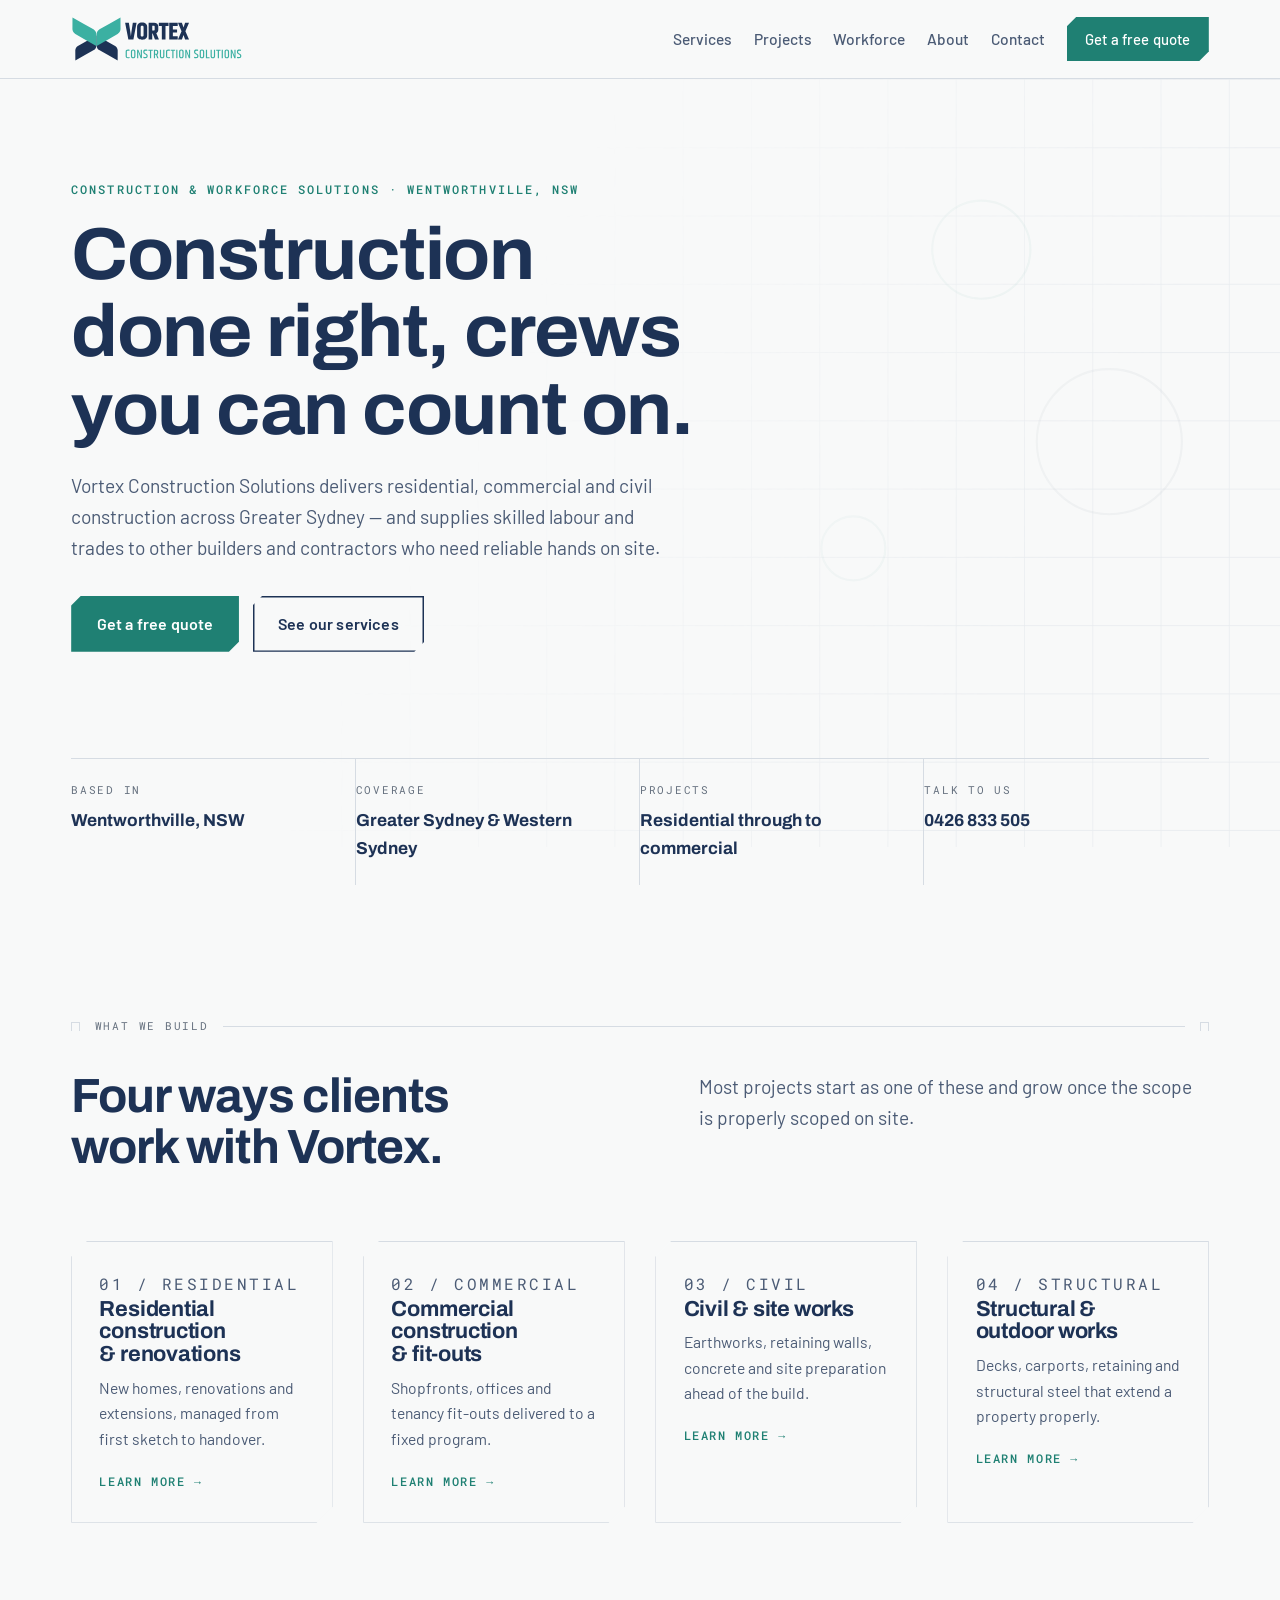
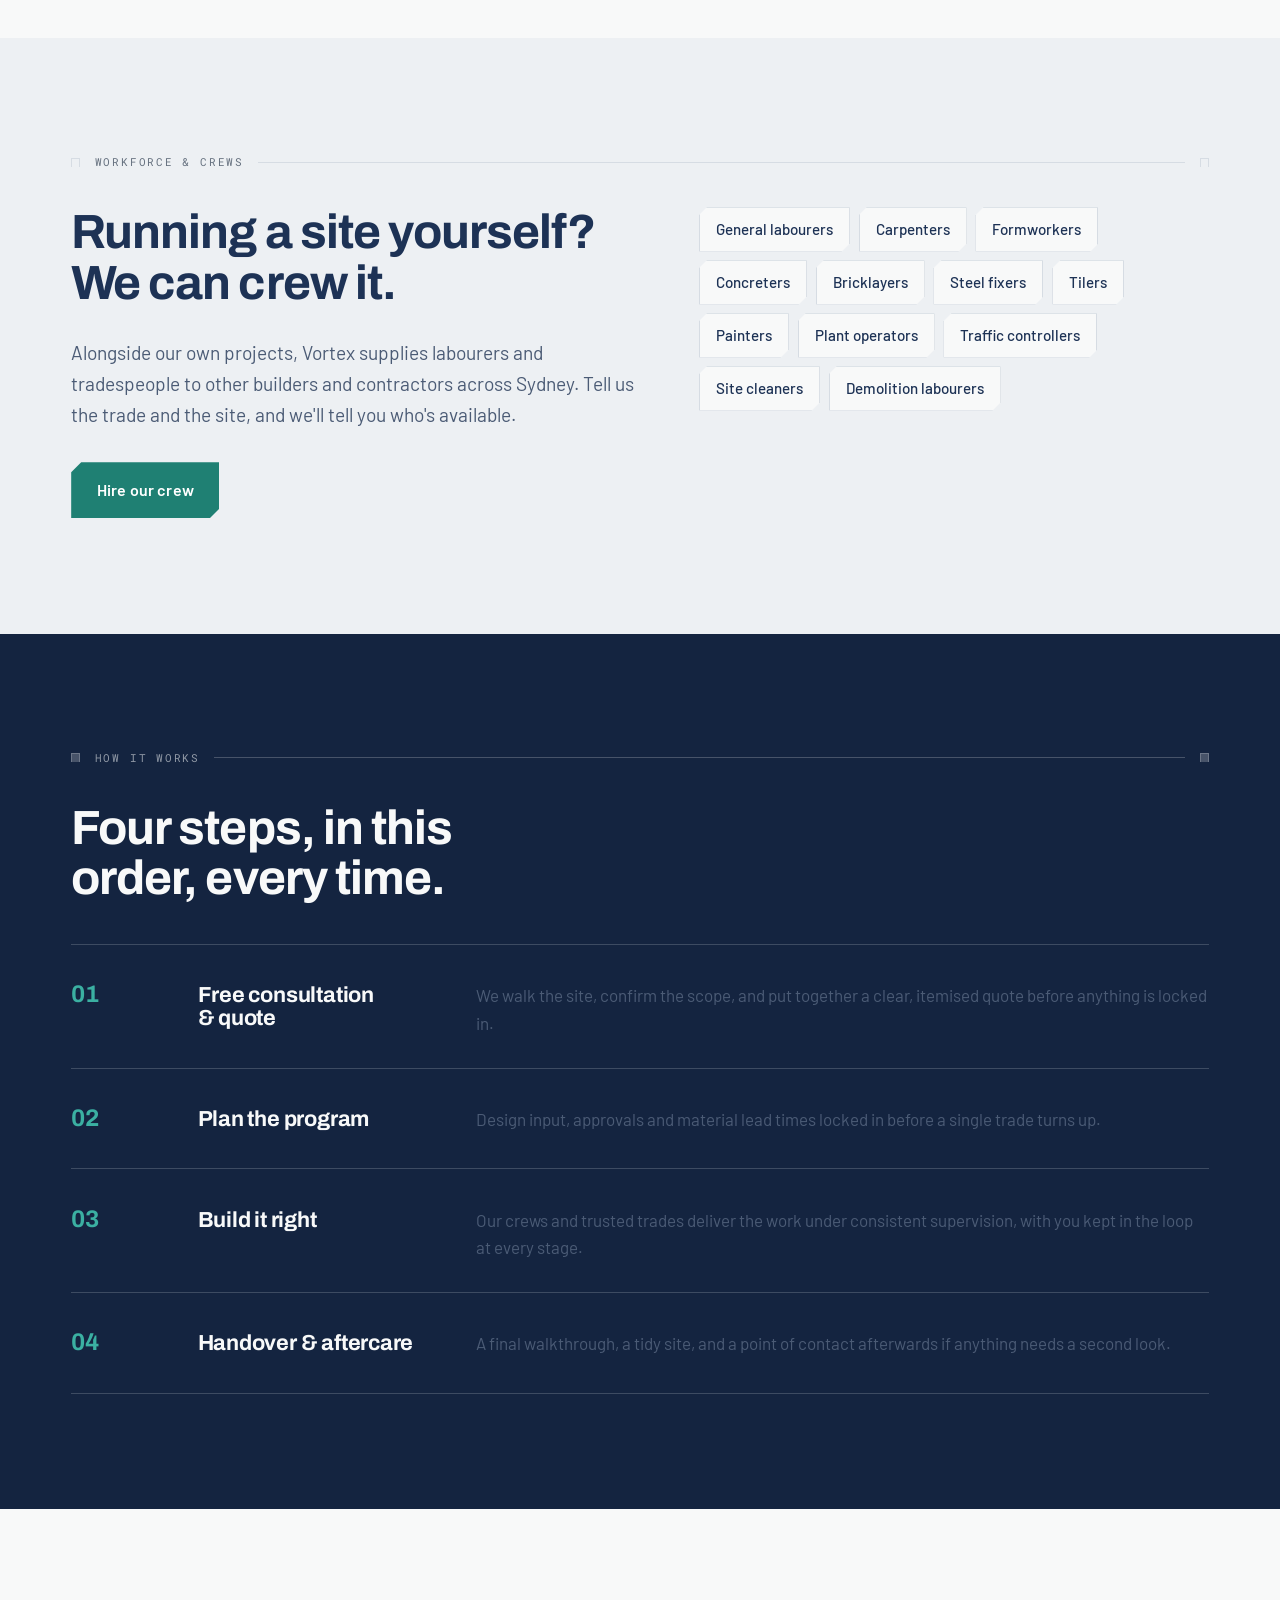
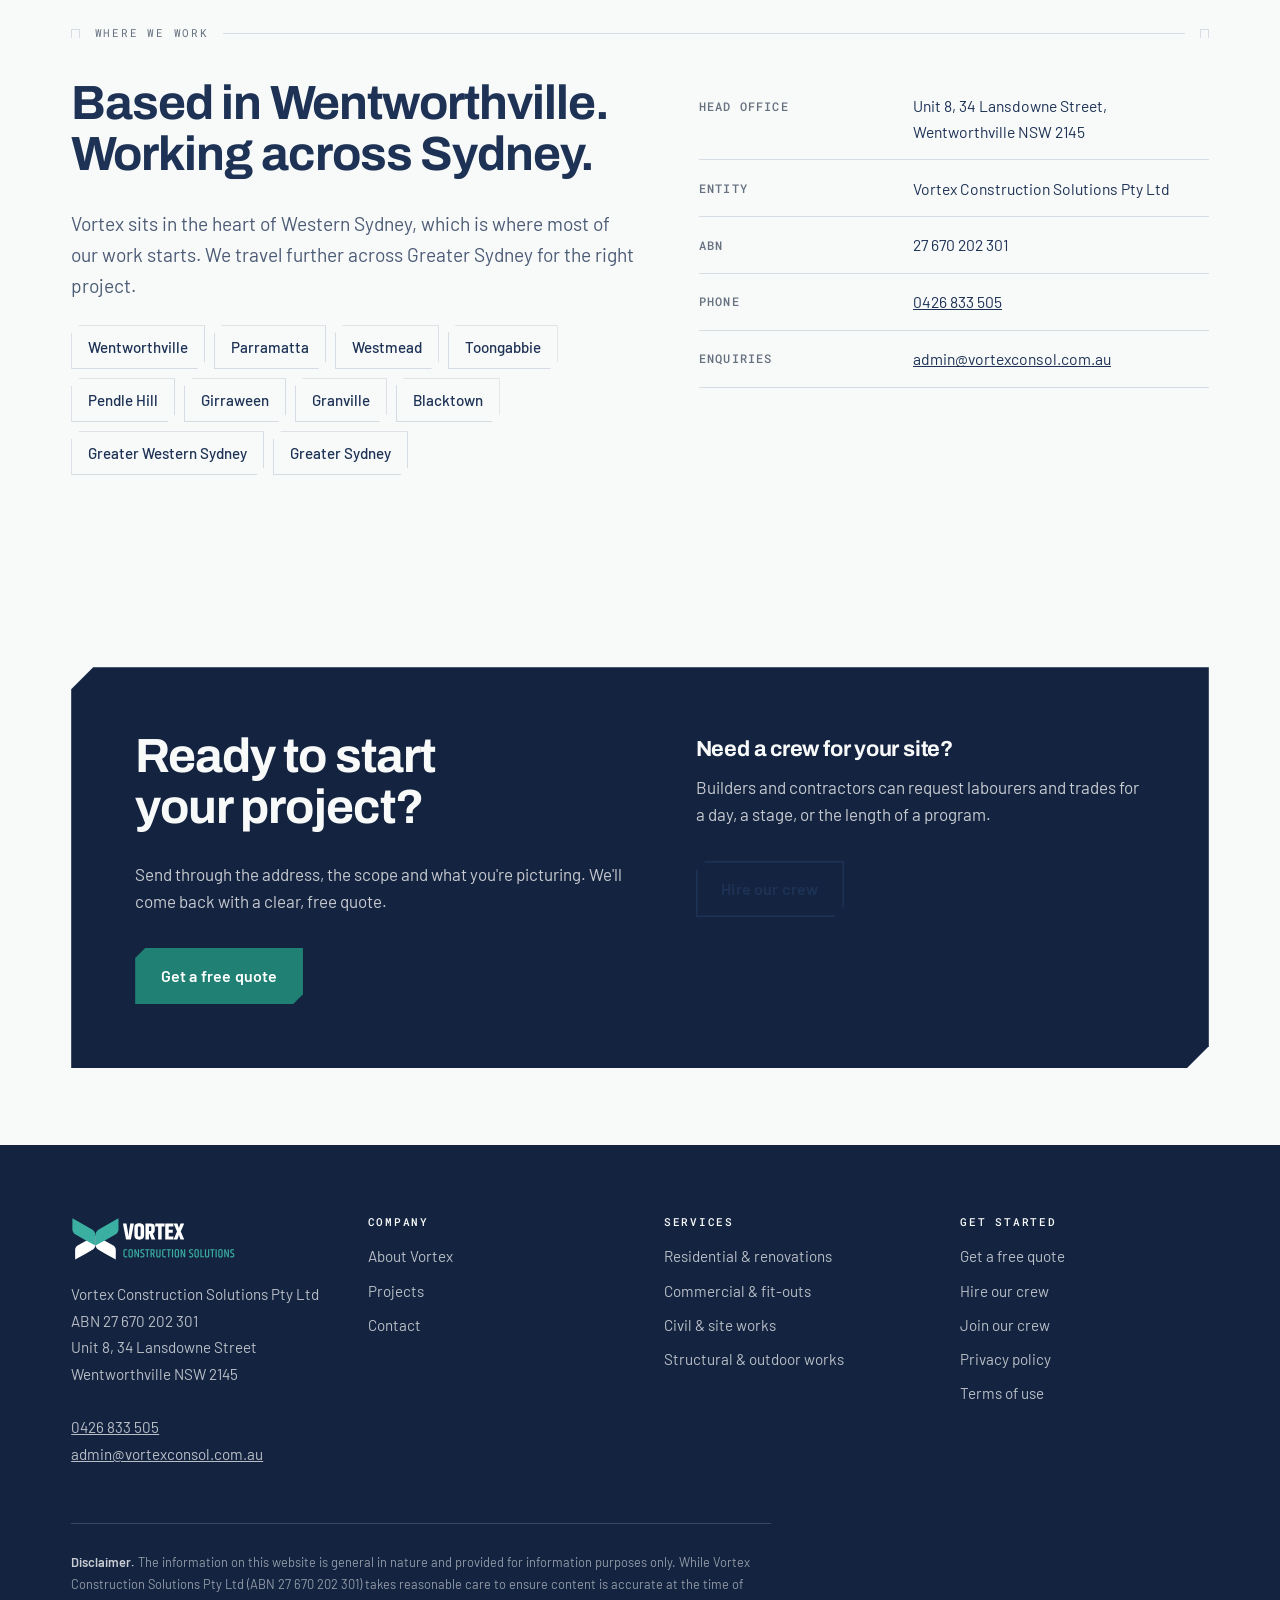
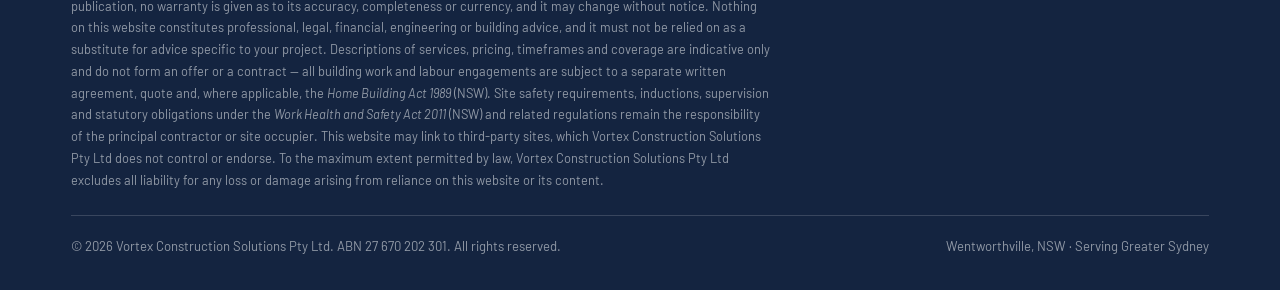
<file: index.html>
<!DOCTYPE html>
<html lang="en-AU">
<head>
<meta charset="utf-8">
<meta name="viewport" content="width=device-width, initial-scale=1">
<title>Builders &amp; Construction Crews Wentworthville | Vortex Construction Solutions</title>
<meta name="description" content="Vortex Construction Solutions delivers residential, commercial and civil construction across Greater Sydney, and supplies skilled labour and trades to other builders. Based in Wentworthville, NSW.">
<link rel="canonical" href="https://www.vortexconsol.com.au/">
<meta name="robots" content="index, follow, max-image-preview:large">
<meta name="theme-color" content="#1D3255">
<meta name="geo.region" content="AU-NSW">
<meta name="geo.placename" content="Wentworthville, New South Wales">

<meta property="og:type" content="website">
<meta property="og:site_name" content="Vortex Construction Solutions">
<meta property="og:locale" content="en_AU">
<meta property="og:title" content="Builders &amp; Construction Crews Wentworthville | Vortex Construction Solutions">
<meta property="og:description" content="Residential, commercial and civil construction across Greater Sydney, plus skilled labour and trades supplied to other builders.">
<meta property="og:url" content="https://www.vortexconsol.com.au/">
<meta property="og:image" content="https://www.vortexconsol.com.au/assets/og-image.png">
<meta property="og:image:width" content="1200">
<meta property="og:image:height" content="630">
<meta name="twitter:card" content="summary_large_image">
<meta name="twitter:title" content="Builders &amp; Construction Crews Wentworthville | Vortex Construction Solutions">
<meta name="twitter:description" content="Residential, commercial and civil construction across Greater Sydney, plus skilled labour and trades supplied to other builders.">
<meta name="twitter:image" content="https://www.vortexconsol.com.au/assets/og-image.png">

<link rel="icon" href="/assets/favicon.svg" type="image/svg+xml">
<link rel="icon" href="/assets/favicon.ico" sizes="any">
<link rel="icon" href="/assets/favicon-512.png" type="image/png">
<link rel="apple-touch-icon" href="/assets/apple-touch-icon.png">

<link rel="preconnect" href="https://fonts.googleapis.com">
<link rel="preconnect" href="https://fonts.gstatic.com" crossorigin>
<link rel="stylesheet" href="https://fonts.googleapis.com/css2?family=Archivo:wght@400;600;700;800&family=Barlow:wght@400;500;600&family=Roboto+Mono:wght@400;500&display=swap">
<link rel="stylesheet" href="/css/style.css">
<script type="application/ld+json">
{
  "@context": "https://schema.org",
  "@type": ["GeneralContractor", "HomeAndConstructionBusiness"],
  "@id": "https://www.vortexconsol.com.au/#organisation",
  "name": "Vortex Construction Solutions",
  "legalName": "Vortex Construction Solutions Pty Ltd",
  "url": "https://www.vortexconsol.com.au/",
  "logo": "https://www.vortexconsol.com.au/assets/og-image.png",
  "image": "https://www.vortexconsol.com.au/assets/og-image.png",
  "description": "Residential, commercial and civil construction across Greater Sydney, plus skilled building crews supplied to other builders and contractors. Based in Wentworthville, NSW.",
  "telephone": "0426 833 505",
  "email": "admin@vortexconsol.com.au",
  "identifier": {"@type": "PropertyValue", "name": "ABN", "value": "27 670 202 301"},
  "founder": {"@type": "Person", "name": "Vimal Hingu"},
  "address": {
    "@type": "PostalAddress",
    "streetAddress": "Unit 8, 34 Lansdowne Street",
    "addressLocality": "Wentworthville",
    "addressRegion": "NSW",
    "postalCode": "2145",
    "addressCountry": "AU"
  },
  "areaServed": [
    {"@type": "City", "name": "Sydney"},
    {"@type": "AdministrativeArea", "name": "Western Sydney"},
    {"@type": "AdministrativeArea", "name": "Greater Parramatta"},
    {"@type": "State", "name": "New South Wales"}
  ],
  "knowsAbout": ["Residential construction", "Commercial construction", "Civil works", "Construction labour hire", "Skilled trades"],
  "openingHoursSpecification": [{
    "@type": "OpeningHoursSpecification",
    "dayOfWeek": ["Monday","Tuesday","Wednesday","Thursday","Friday"],
    "opens": "07:00", "closes": "17:00"
  }],
  "contactPoint": [{
    "@type": "ContactPoint",
    "telephone": "0426 833 505",
    "email": "admin@vortexconsol.com.au",
    "contactType": "customer service",
    "areaServed": "AU",
    "availableLanguage": "English"
  }]
}
</script>
<script type="application/ld+json">
{"@context":"https://schema.org","@type":"WebSite","url":"https://www.vortexconsol.com.au/","name":"Vortex Construction Solutions","publisher":{"@id":"https://www.vortexconsol.com.au/#organisation"}}
</script>
</head>
<body>
<a class="skip" href="#main">Skip to content</a>
<header class="site-head">
  <div class="wrap head-in">
    <a class="brand" href="/" aria-label="Vortex Construction Solutions — home">
      <img class="brand-logo" src="/assets/vortex-logo.svg" alt="Vortex Construction Solutions" width="950" height="254">
    </a>
    <button class="nav-toggle" type="button" aria-expanded="false" aria-controls="primary-nav" aria-label="Open menu">
      <svg viewBox="0 0 24 24" fill="none" stroke="currentColor" stroke-width="2" aria-hidden="true"><path d="M3 6h18M3 12h18M3 18h18"/></svg>
    </button>
    <nav class="nav" id="primary-nav" data-open="false" aria-label="Primary">
      <a href="/services.html">Services</a>
      <a href="/projects.html">Projects</a>
      <a href="/workforce.html">Workforce</a>
      <a href="/about.html">About</a>
      <a href="/contact.html">Contact</a>
      <a class="btn btn--primary" href="/contact.html?type=Get%20a%20quote">Get a free quote</a>
    </nav>
  </div>
</header>

<main id="main">

  <section class="hero">
    <svg class="hero-pattern" viewBox="0 0 1200 720" preserveAspectRatio="xMaxYMid slice" aria-hidden="true" focusable="false">
      <defs>
        <pattern id="grid" width="64" height="64" patternUnits="userSpaceOnUse">
          <path d="M64,0 L0,0 0,64" fill="none" stroke="var(--line)" stroke-width="1.2"/>
        </pattern>
      </defs>
      <rect width="1200" height="720" fill="url(#grid)"/>
      <circle cx="920" cy="160" r="46" fill="none" stroke="var(--teal)" stroke-width="2" opacity="0.12"/>
      <circle cx="1040" cy="340" r="68" fill="none" stroke="var(--navy)" stroke-width="2" opacity="0.08"/>
      <circle cx="800" cy="440" r="30" fill="none" stroke="var(--teal)" stroke-width="2" opacity="0.1"/>
    </svg>
    <div class="wrap hero-in">
      <span class="eyebrow">Construction &amp; workforce solutions &middot; Wentworthville, NSW</span>
      <h1>Construction done right, crews you can count on.</h1>
      <p class="lead">Vortex Construction Solutions delivers residential, commercial and civil construction across
        Greater Sydney — and supplies skilled labour and trades to other builders and contractors who need reliable
        hands on site.</p>
      <div class="btn-row">
        <a class="btn btn--primary" href="/contact.html?type=Get%20a%20quote">Get a free quote</a>
        <a class="btn btn--ghost" href="/services.html">See our services</a>
      </div>
    </div>
    <div class="wrap">
      <dl class="hero-facts">
        <div><dt>Based in</dt><dd>Wentworthville, NSW</dd></div>
        <div><dt>Coverage</dt><dd>Greater Sydney &amp; Western Sydney</dd></div>
        <div><dt>Projects</dt><dd>Residential through to commercial</dd></div>
        <div><dt>Talk to us</dt><dd><a href="tel:+61426833505" style="text-decoration:none">0426 833 505</a></dd></div>
      </dl>
    </div>
  </section>

  <section class="section">
    <div class="wrap">
      <p class="dimline"><span>What we build</span><i></i></p>
      <div class="split reveal">
        <div>
          <h2>Four ways clients work with Vortex.</h2>
        </div>
        <div>
          <p class="lead">Most projects start as one of these and grow once the scope is properly scoped on
            site.</p>
        </div>
      </div>
      <div class="grid grid--4 reveal" style="margin-top:2.5rem">
        <a class="card chamfer" href="/services.html#residential">
          <p class="card-tag">01 / Residential</p>
          <h3>Residential construction &amp; renovations</h3>
          <p>New homes, renovations and extensions, managed from first sketch to handover.</p>
          <span class="more">Learn more &rarr;</span>
        </a>
        <a class="card chamfer" href="/services.html#commercial">
          <p class="card-tag">02 / Commercial</p>
          <h3>Commercial construction &amp; fit-outs</h3>
          <p>Shopfronts, offices and tenancy fit-outs delivered to a fixed program.</p>
          <span class="more">Learn more &rarr;</span>
        </a>
        <a class="card chamfer" href="/services.html#civil">
          <p class="card-tag">03 / Civil</p>
          <h3>Civil &amp; site works</h3>
          <p>Earthworks, retaining walls, concrete and site preparation ahead of the build.</p>
          <span class="more">Learn more &rarr;</span>
        </a>
        <a class="card chamfer" href="/services.html#structural">
          <p class="card-tag">04 / Structural</p>
          <h3>Structural &amp; outdoor works</h3>
          <p>Decks, carports, retaining and structural steel that extend a property properly.</p>
          <span class="more">Learn more &rarr;</span>
        </a>
      </div>
    </div>
  </section>

  <section class="section section--concrete">
    <div class="wrap">
      <p class="dimline"><span>Workforce &amp; crews</span><i></i></p>
      <div class="split">
        <div class="reveal">
          <h2>Running a site yourself? We can crew it.</h2>
          <p class="lead">Alongside our own projects, Vortex supplies labourers and tradespeople to other builders
            and contractors across Sydney. Tell us the trade and the site, and we'll tell you who's available.</p>
          <div class="btn-row">
            <a class="btn btn--primary" href="/workforce.html">Hire our crew</a>
          </div>
        </div>
        <ul class="chips reveal">
          <li>General labourers</li>
          <li>Carpenters</li>
          <li>Formworkers</li>
          <li>Concreters</li>
          <li>Bricklayers</li>
          <li>Steel fixers</li>
          <li>Tilers</li>
          <li>Painters</li>
          <li>Plant operators</li>
          <li>Traffic controllers</li>
          <li>Site cleaners</li>
          <li>Demolition labourers</li>
        </ul>
      </div>
    </div>
  </section>

  <section class="section section--ink">
    <div class="wrap">
      <p class="dimline"><span>How it works</span><i></i></p>
      <h2 style="max-width:20ch">Four steps, in this order, every time.</h2>
      <div class="steps reveal" style="margin-top:2.5rem">
        <div class="step">
          <h3>Free consultation &amp; quote</h3>
          <p>We walk the site, confirm the scope, and put together a clear, itemised quote before anything is
            locked in.</p>
        </div>
        <div class="step">
          <h3>Plan the program</h3>
          <p>Design input, approvals and material lead times locked in before a single trade turns up.</p>
        </div>
        <div class="step">
          <h3>Build it right</h3>
          <p>Our crews and trusted trades deliver the work under consistent supervision, with you kept in the loop
            at every stage.</p>
        </div>
        <div class="step">
          <h3>Handover &amp; aftercare</h3>
          <p>A final walkthrough, a tidy site, and a point of contact afterwards if anything needs a second look.</p>
        </div>
      </div>
    </div>
  </section>

  <section class="section">
    <div class="wrap">
      <p class="dimline"><span>Where we work</span><i></i></p>
      <div class="split">
        <div class="reveal">
          <h2>Based in Wentworthville. Working across Sydney.</h2>
          <p class="lead">Vortex sits in the heart of Western Sydney, which is where most of our work starts. We
            travel further across Greater Sydney for the right project.</p>
          <ul class="chips" style="margin-top:1.5rem">
            <li>Wentworthville</li><li>Parramatta</li><li>Westmead</li><li>Toongabbie</li>
            <li>Pendle Hill</li><li>Girraween</li><li>Granville</li><li>Blacktown</li>
            <li>Greater Western Sydney</li><li>Greater Sydney</li>
          </ul>
        </div>
        <div class="reveal">
          <table class="spec">
            <tr><th>Head office</th><td>Unit 8, 34 Lansdowne Street, Wentworthville NSW 2145</td></tr>
            <tr><th>Entity</th><td>Vortex Construction Solutions Pty Ltd</td></tr>
            <tr><th>ABN</th><td>27 670 202 301</td></tr>
            <tr><th>Phone</th><td><a href="tel:+61426833505">0426 833 505</a></td></tr>
            <tr><th>Enquiries</th><td><a href="mailto:admin@vortexconsol.com.au">admin@vortexconsol.com.au</a></td></tr>
          </table>
        </div>
      </div>
    </div>
  </section>

  <section class="section section--tight">
    <div class="wrap">
      <div class="band chamfer reveal">
        <div class="split">
          <div>
            <h2>Ready to start your project?</h2>
            <p>Send through the address, the scope and what you're picturing. We'll come back with a clear, free
              quote.</p>
            <div class="btn-row">
              <a class="btn btn--primary" href="/contact.html?type=Get%20a%20quote">Get a free quote</a>
            </div>
          </div>
          <div>
            <h3 style="margin-top:.4rem">Need a crew for your site?</h3>
            <p>Builders and contractors can request labourers and trades for a day, a stage, or the length of a
              program.</p>
            <div class="btn-row">
              <a class="btn btn--ghost" href="/workforce.html">Hire our crew</a>
            </div>
          </div>
        </div>
      </div>
    </div>
  </section>

</main>
<footer class="site-foot">
  <div class="wrap">
    <div class="foot-top">
      <div class="foot-brand">
        <div class="brand">
          <img class="brand-logo" src="/assets/vortex-logo-light.svg" alt="Vortex Construction Solutions" width="950" height="254">
        </div>
        <address>
          Vortex Construction Solutions Pty Ltd<br>
          ABN 27 670 202 301<br>
          Unit 8, 34 Lansdowne Street<br>
          Wentworthville NSW 2145<br><br>
          <a href="tel:+61426833505">0426 833 505</a><br>
          <a href="mailto:admin@vortexconsol.com.au">admin@vortexconsol.com.au</a>
        </address>
      </div>
      <div>
        <h4>Company</h4>
        <ul class="foot-links">
          <li><a href="/about.html">About Vortex</a></li>
          <li><a href="/projects.html">Projects</a></li>
          <li><a href="/contact.html">Contact</a></li>
        </ul>
      </div>
      <div>
        <h4>Services</h4>
        <ul class="foot-links">
          <li><a href="/services.html#residential">Residential &amp; renovations</a></li>
          <li><a href="/services.html#commercial">Commercial &amp; fit-outs</a></li>
          <li><a href="/services.html#civil">Civil &amp; site works</a></li>
          <li><a href="/services.html#structural">Structural &amp; outdoor works</a></li>
        </ul>
      </div>
      <div>
        <h4>Get started</h4>
        <ul class="foot-links">
          <li><a href="/contact.html?type=Get%20a%20quote">Get a free quote</a></li>
          <li><a href="/workforce.html">Hire our crew</a></li>
          <li><a href="/workforce.html#join">Join our crew</a></li>
          <li><a href="/privacy.html">Privacy policy</a></li>
          <li><a href="/terms.html">Terms of use</a></li>
        </ul>
      </div>
    </div>

    <p class="foot-disclaimer"><strong>Disclaimer.</strong> The information on this website is general in nature and provided for
information purposes only. While Vortex Construction Solutions Pty Ltd (ABN 27 670 202 301) takes reasonable care to
ensure content is accurate at the time of publication, no warranty is given as to its accuracy, completeness or
currency, and it may change without notice. Nothing on this website constitutes professional, legal, financial,
engineering or building advice, and it must not be relied on as a substitute for advice specific to your project.
Descriptions of services, pricing, timeframes and coverage are indicative only and do not form an offer or a
contract — all building work and labour engagements are subject to a separate written agreement, quote and, where
applicable, the <em>Home Building Act 1989</em> (NSW). Site safety requirements, inductions, supervision and statutory
obligations under the <em>Work Health and Safety Act 2011</em> (NSW) and related regulations remain the responsibility
of the principal contractor or site occupier. This website may link to third-party sites, which Vortex Construction
Solutions Pty Ltd does not control or endorse. To the maximum extent permitted by law, Vortex Construction Solutions
Pty Ltd excludes all liability for any loss or damage arising from reliance on this website or its content.</p>

    <div class="foot-base">
      <span>&copy; <span data-year>2026</span> Vortex Construction Solutions Pty Ltd. ABN 27 670 202 301. All rights reserved.</span>
      <span>Wentworthville, NSW &middot; Serving Greater Sydney</span>
    </div>
  </div>
</footer>
<script src="/js/main.js" defer></script>
</body>
</html>
</file>
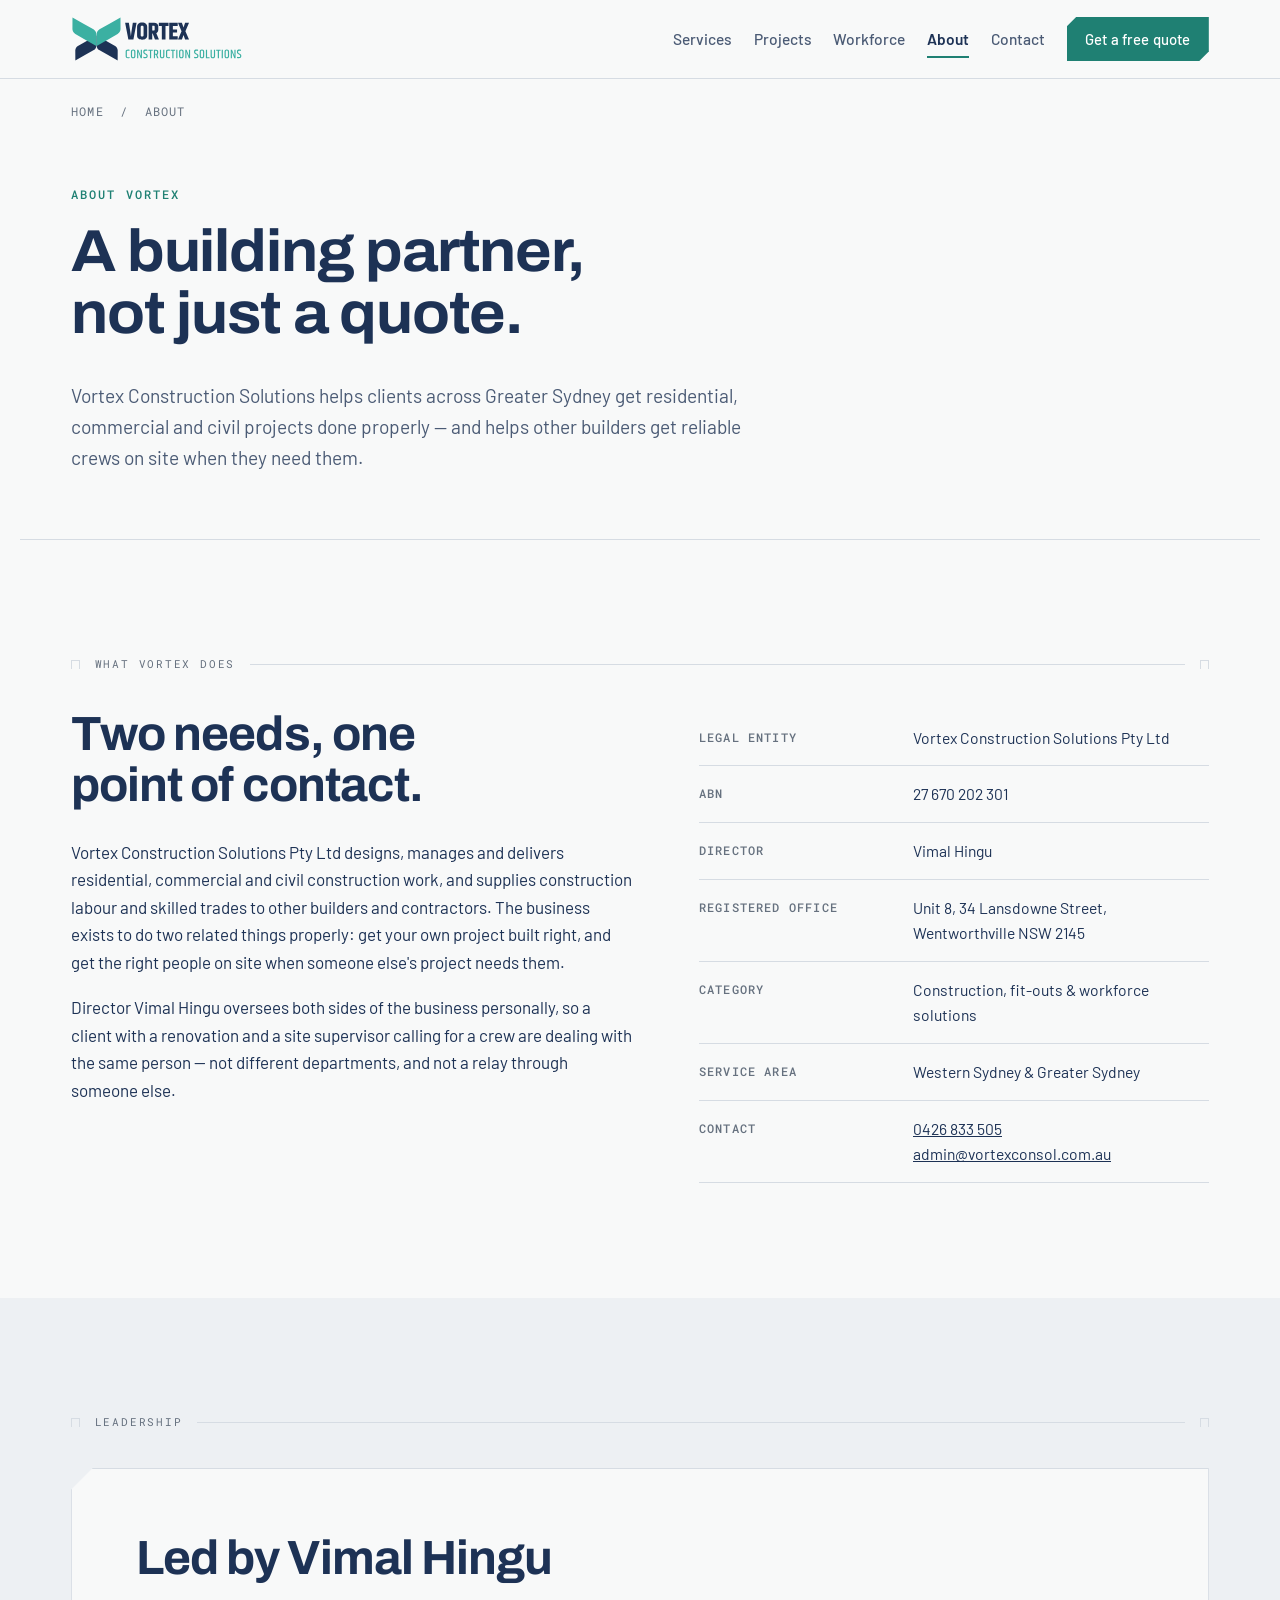
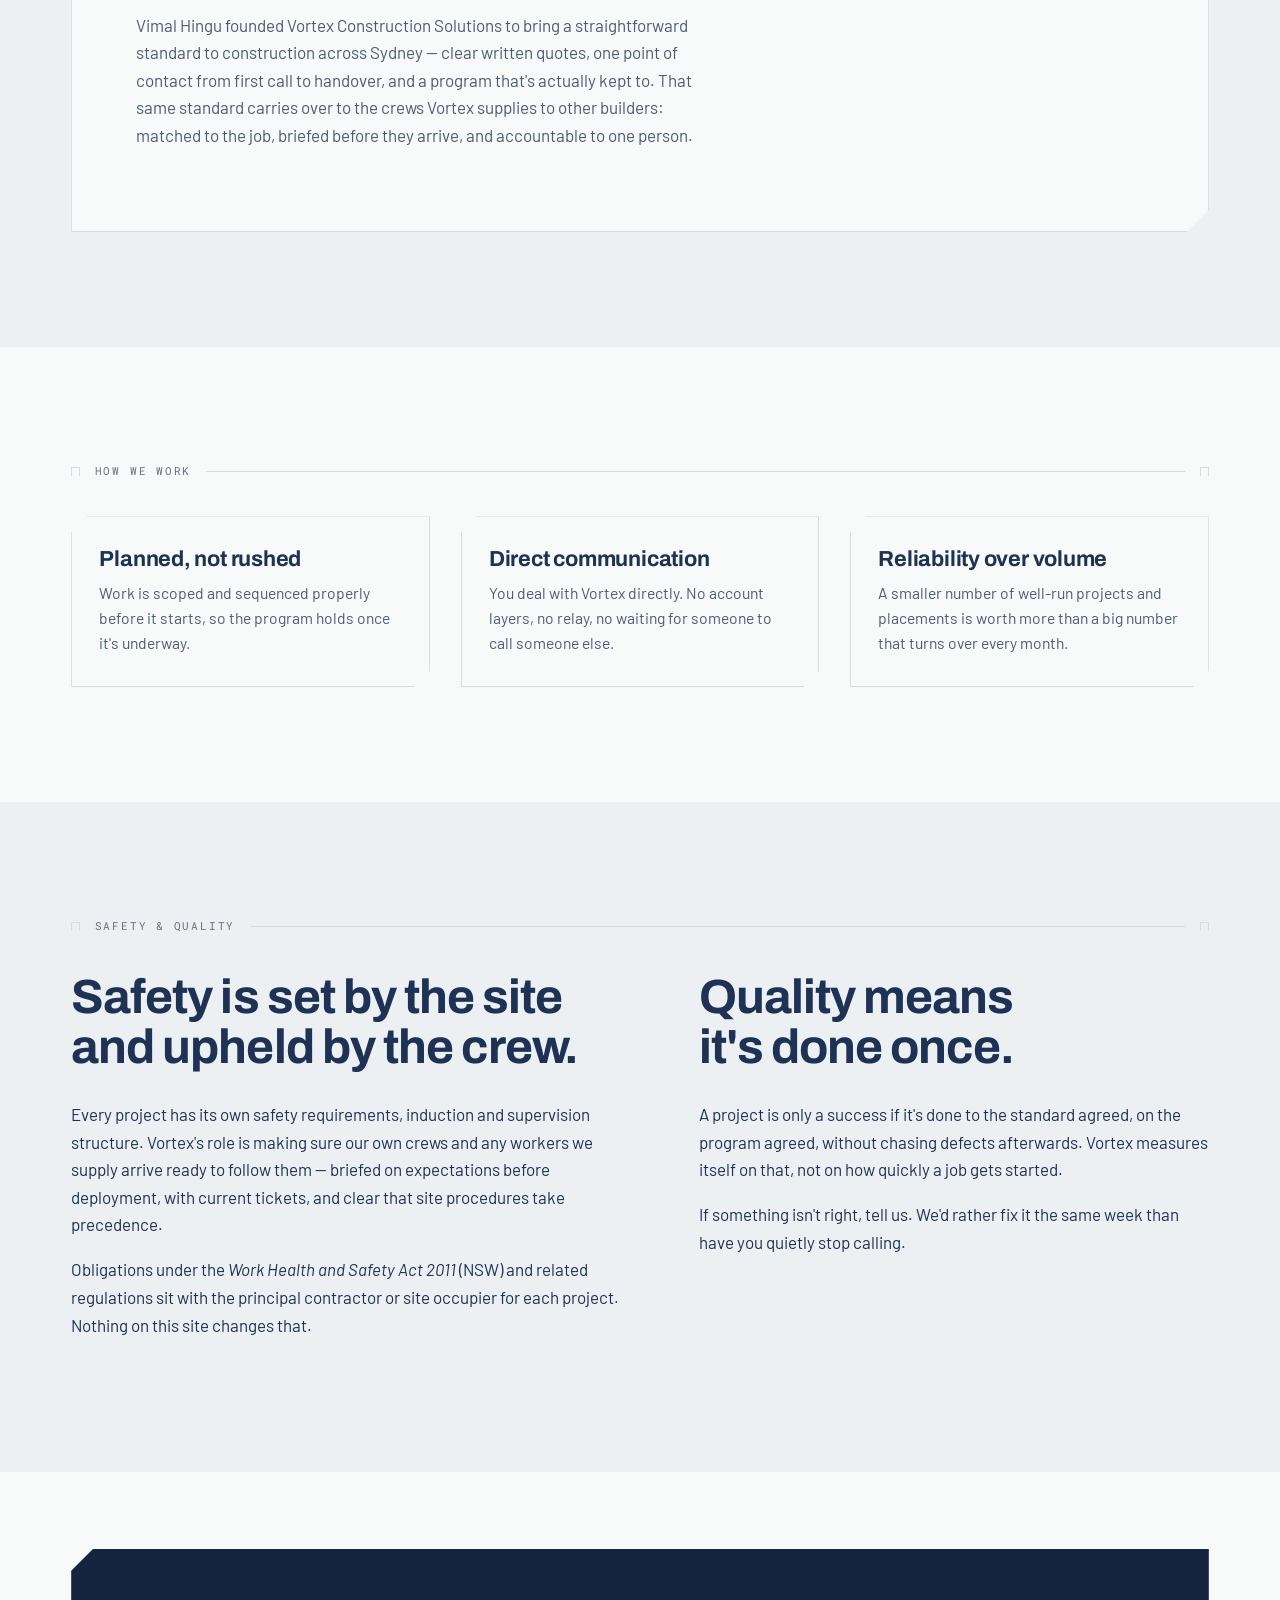
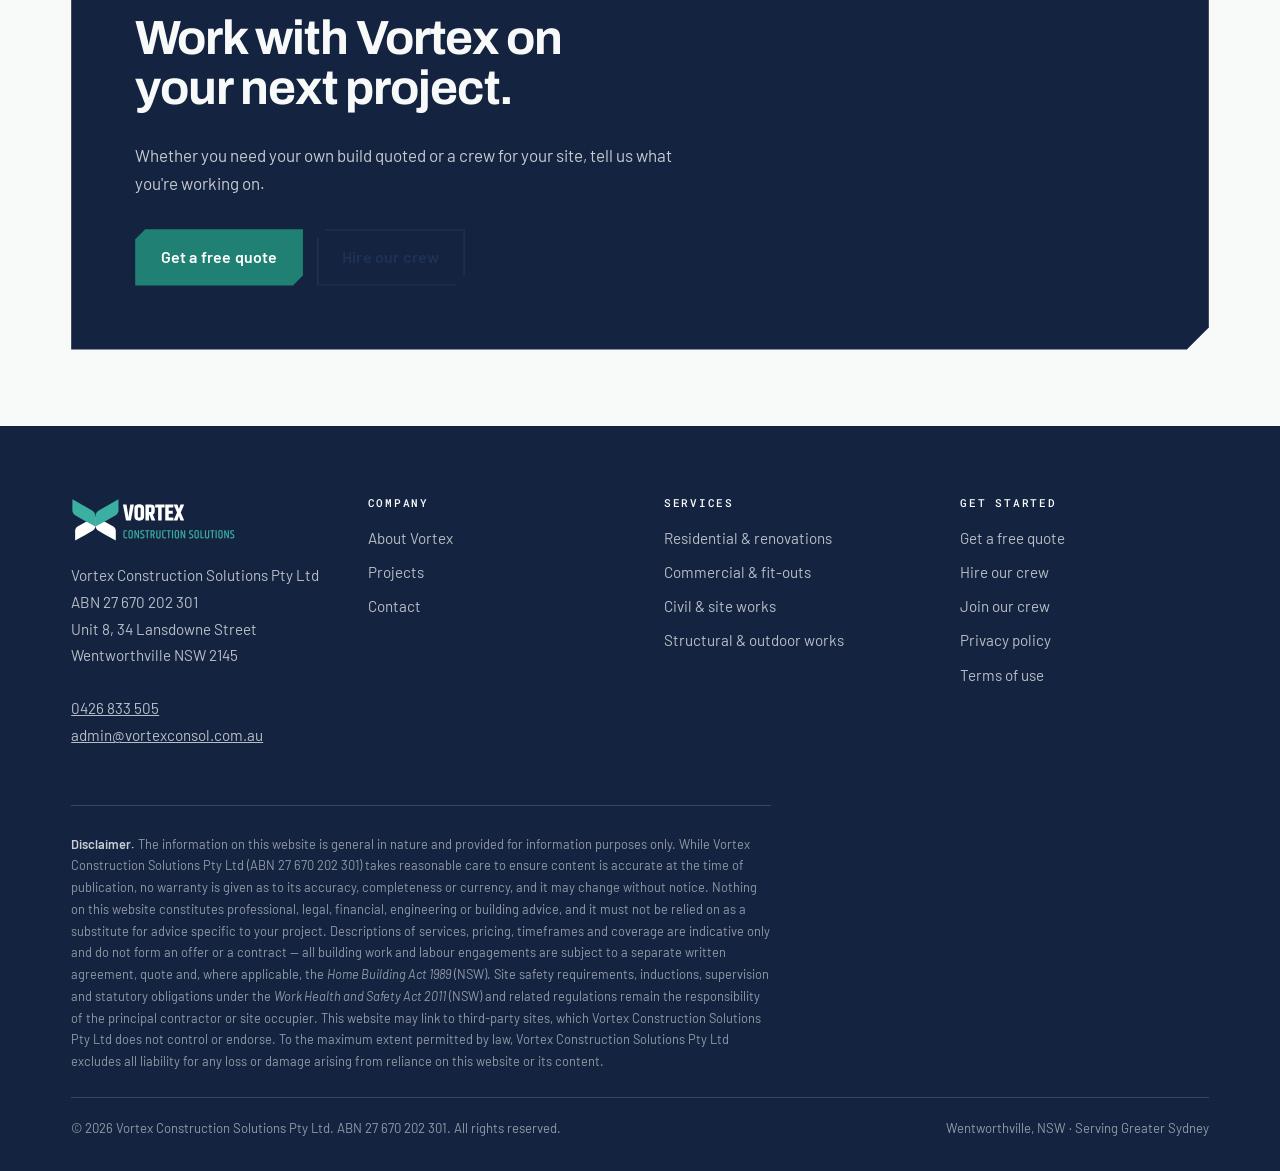
<file: about.html>
<!DOCTYPE html>
<html lang="en-AU">
<head>
<meta charset="utf-8">
<meta name="viewport" content="width=device-width, initial-scale=1">
<title>About Vortex Construction Solutions | Wentworthville, NSW</title>
<meta name="description" content="Vortex Construction Solutions Pty Ltd (ABN 27 670 202 301) is a construction company based in Wentworthville, led by director Vimal Hingu, delivering projects and supplying crews across Greater Sydney.">
<link rel="canonical" href="https://www.vortexconsol.com.au/about.html">
<meta name="robots" content="index, follow, max-image-preview:large">
<meta name="theme-color" content="#1D3255">
<meta name="geo.region" content="AU-NSW">
<meta name="geo.placename" content="Wentworthville, New South Wales">

<meta property="og:type" content="website">
<meta property="og:site_name" content="Vortex Construction Solutions">
<meta property="og:locale" content="en_AU">
<meta property="og:title" content="About Vortex Construction Solutions | Wentworthville, NSW">
<meta property="og:description" content="A construction company based in Wentworthville, led by director Vimal Hingu.">
<meta property="og:url" content="https://www.vortexconsol.com.au/about.html">
<meta property="og:image" content="https://www.vortexconsol.com.au/assets/og-image.png">
<meta property="og:image:width" content="1200">
<meta property="og:image:height" content="630">
<meta name="twitter:card" content="summary_large_image">
<meta name="twitter:title" content="About Vortex Construction Solutions | Wentworthville, NSW">
<meta name="twitter:description" content="A construction company based in Wentworthville, led by director Vimal Hingu.">
<meta name="twitter:image" content="https://www.vortexconsol.com.au/assets/og-image.png">

<link rel="icon" href="/assets/favicon.svg" type="image/svg+xml">
<link rel="icon" href="/assets/favicon.ico" sizes="any">
<link rel="icon" href="/assets/favicon-512.png" type="image/png">
<link rel="apple-touch-icon" href="/assets/apple-touch-icon.png">

<link rel="preconnect" href="https://fonts.googleapis.com">
<link rel="preconnect" href="https://fonts.gstatic.com" crossorigin>
<link rel="stylesheet" href="https://fonts.googleapis.com/css2?family=Archivo:wght@400;600;700;800&family=Barlow:wght@400;500;600&family=Roboto+Mono:wght@400;500&display=swap">
<link rel="stylesheet" href="/css/style.css">
<script type="application/ld+json">
{"@context":"https://schema.org","@type":"BreadcrumbList","itemListElement":[
{"@type":"ListItem","position":1,"name":"Home","item":"https://www.vortexconsol.com.au/"},
{"@type":"ListItem","position":2,"name":"About","item":"https://www.vortexconsol.com.au/about.html"}]}
</script>
</head>
<body>
<a class="skip" href="#main">Skip to content</a>
<header class="site-head">
  <div class="wrap head-in">
    <a class="brand" href="/" aria-label="Vortex Construction Solutions — home">
      <img class="brand-logo" src="/assets/vortex-logo.svg" alt="Vortex Construction Solutions" width="950" height="254">
    </a>
    <button class="nav-toggle" type="button" aria-expanded="false" aria-controls="primary-nav" aria-label="Open menu">
      <svg viewBox="0 0 24 24" fill="none" stroke="currentColor" stroke-width="2" aria-hidden="true"><path d="M3 6h18M3 12h18M3 18h18"/></svg>
    </button>
    <nav class="nav" id="primary-nav" data-open="false" aria-label="Primary">
      <a href="/services.html">Services</a>
      <a href="/projects.html">Projects</a>
      <a href="/workforce.html">Workforce</a>
      <a href="/about.html" aria-current="page">About</a>
      <a href="/contact.html">Contact</a>
      <a class="btn btn--primary" href="/contact.html?type=Get%20a%20quote">Get a free quote</a>
    </nav>
  </div>
</header>

<div class="wrap crumbs"><a href="/">Home</a> &nbsp;/&nbsp; About</div>
<main id="main">
  <section class="wrap page-head">
    <span class="eyebrow">About Vortex</span>
    <h1>A building partner, not just a quote.</h1>
    <p class="lead">Vortex Construction Solutions helps clients across Greater Sydney get residential, commercial
      and civil projects done properly — and helps other builders get reliable crews on site when they need them.</p>
  </section>

  <section class="section">
    <div class="wrap">
      <p class="dimline"><span>What Vortex does</span><i></i></p>
      <div class="split">
        <div class="reveal">
          <h2>Two needs, one point of contact.</h2>
          <p>Vortex Construction Solutions Pty Ltd designs, manages and delivers residential, commercial and civil
            construction work, and supplies construction labour and skilled trades to other builders and
            contractors. The business exists to do two related things properly: get your own project built right,
            and get the right people on site when someone else's project needs them.</p>
          <p>Director Vimal Hingu oversees both sides of the business personally, so a client with a renovation and
            a site supervisor calling for a crew are dealing with the same person — not different departments, and
            not a relay through someone else.</p>
        </div>
        <div class="reveal">
          <table class="spec">
            <tr><th>Legal entity</th><td>Vortex Construction Solutions Pty Ltd</td></tr>
            <tr><th>ABN</th><td>27 670 202 301</td></tr>
            <tr><th>Director</th><td>Vimal Hingu</td></tr>
            <tr><th>Registered office</th><td>Unit 8, 34 Lansdowne Street, Wentworthville NSW 2145</td></tr>
            <tr><th>Category</th><td>Construction, fit-outs &amp; workforce solutions</td></tr>
            <tr><th>Service area</th><td>Western Sydney &amp; Greater Sydney</td></tr>
            <tr><th>Contact</th><td><a href="tel:+61426833505">0426 833 505</a><br><a href="mailto:admin@vortexconsol.com.au">admin@vortexconsol.com.au</a></td></tr>
          </table>
        </div>
      </div>
    </div>
  </section>

  <section class="section section--concrete">
    <div class="wrap">
      <p class="dimline"><span>Leadership</span><i></i></p>
      <div class="band chamfer reveal" style="background:var(--paper);color:var(--navy);border:1px solid var(--line)">
        <h2 style="color:var(--navy)">Led by Vimal Hingu</h2>
        <p style="color:var(--navy-soft)">Vimal Hingu founded Vortex Construction Solutions to bring a
          straightforward standard to construction across Sydney — clear written quotes, one point of contact from
          first call to handover, and a program that's actually kept to. That same standard carries over to the
          crews Vortex supplies to other builders: matched to the job, briefed before they arrive, and accountable
          to one person.</p>
      </div>
    </div>
  </section>

  <section class="section">
    <div class="wrap">
      <p class="dimline"><span>How we work</span><i></i></p>
      <div class="grid grid--3 reveal">
        <div class="card chamfer">
          <h3>Planned, not rushed</h3>
          <p>Work is scoped and sequenced properly before it starts, so the program holds once it's underway.</p>
        </div>
        <div class="card chamfer">
          <h3>Direct communication</h3>
          <p>You deal with Vortex directly. No account layers, no relay, no waiting for someone to call someone
            else.</p>
        </div>
        <div class="card chamfer">
          <h3>Reliability over volume</h3>
          <p>A smaller number of well-run projects and placements is worth more than a big number that turns over
            every month.</p>
        </div>
      </div>
    </div>
  </section>

  <section class="section section--concrete">
    <div class="wrap">
      <p class="dimline"><span>Safety &amp; quality</span><i></i></p>
      <div class="split">
        <div class="reveal">
          <h2>Safety is set by the site and upheld by the crew.</h2>
          <p>Every project has its own safety requirements, induction and supervision structure. Vortex's role is
            making sure our own crews and any workers we supply arrive ready to follow them — briefed on
            expectations before deployment, with current tickets, and clear that site procedures take precedence.</p>
          <p>Obligations under the <em>Work Health and Safety Act 2011</em> (NSW) and related regulations sit with
            the principal contractor or site occupier for each project. Nothing on this site changes that.</p>
        </div>
        <div class="reveal">
          <h2>Quality means it's done once.</h2>
          <p>A project is only a success if it's done to the standard agreed, on the program agreed, without chasing
            defects afterwards. Vortex measures itself on that, not on how quickly a job gets started.</p>
          <p>If something isn't right, tell us. We'd rather fix it the same week than have you quietly stop
            calling.</p>
        </div>
      </div>
    </div>
  </section>

  <section class="section section--tight">
    <div class="wrap">
      <div class="band chamfer reveal">
        <h2>Work with Vortex on your next project.</h2>
        <p>Whether you need your own build quoted or a crew for your site, tell us what you're working on.</p>
        <div class="btn-row">
          <a class="btn btn--primary" href="/contact.html?type=Get%20a%20quote">Get a free quote</a>
          <a class="btn btn--ghost" href="/workforce.html">Hire our crew</a>
        </div>
      </div>
    </div>
  </section>
</main>
<footer class="site-foot">
  <div class="wrap">
    <div class="foot-top">
      <div class="foot-brand">
        <div class="brand">
          <img class="brand-logo" src="/assets/vortex-logo-light.svg" alt="Vortex Construction Solutions" width="950" height="254">
        </div>
        <address>
          Vortex Construction Solutions Pty Ltd<br>
          ABN 27 670 202 301<br>
          Unit 8, 34 Lansdowne Street<br>
          Wentworthville NSW 2145<br><br>
          <a href="tel:+61426833505">0426 833 505</a><br>
          <a href="mailto:admin@vortexconsol.com.au">admin@vortexconsol.com.au</a>
        </address>
      </div>
      <div>
        <h4>Company</h4>
        <ul class="foot-links">
          <li><a href="/about.html">About Vortex</a></li>
          <li><a href="/projects.html">Projects</a></li>
          <li><a href="/contact.html">Contact</a></li>
        </ul>
      </div>
      <div>
        <h4>Services</h4>
        <ul class="foot-links">
          <li><a href="/services.html#residential">Residential &amp; renovations</a></li>
          <li><a href="/services.html#commercial">Commercial &amp; fit-outs</a></li>
          <li><a href="/services.html#civil">Civil &amp; site works</a></li>
          <li><a href="/services.html#structural">Structural &amp; outdoor works</a></li>
        </ul>
      </div>
      <div>
        <h4>Get started</h4>
        <ul class="foot-links">
          <li><a href="/contact.html?type=Get%20a%20quote">Get a free quote</a></li>
          <li><a href="/workforce.html">Hire our crew</a></li>
          <li><a href="/workforce.html#join">Join our crew</a></li>
          <li><a href="/privacy.html">Privacy policy</a></li>
          <li><a href="/terms.html">Terms of use</a></li>
        </ul>
      </div>
    </div>

    <p class="foot-disclaimer"><strong>Disclaimer.</strong> The information on this website is general in nature and provided for
information purposes only. While Vortex Construction Solutions Pty Ltd (ABN 27 670 202 301) takes reasonable care to
ensure content is accurate at the time of publication, no warranty is given as to its accuracy, completeness or
currency, and it may change without notice. Nothing on this website constitutes professional, legal, financial,
engineering or building advice, and it must not be relied on as a substitute for advice specific to your project.
Descriptions of services, pricing, timeframes and coverage are indicative only and do not form an offer or a
contract — all building work and labour engagements are subject to a separate written agreement, quote and, where
applicable, the <em>Home Building Act 1989</em> (NSW). Site safety requirements, inductions, supervision and statutory
obligations under the <em>Work Health and Safety Act 2011</em> (NSW) and related regulations remain the responsibility
of the principal contractor or site occupier. This website may link to third-party sites, which Vortex Construction
Solutions Pty Ltd does not control or endorse. To the maximum extent permitted by law, Vortex Construction Solutions
Pty Ltd excludes all liability for any loss or damage arising from reliance on this website or its content.</p>

    <div class="foot-base">
      <span>&copy; <span data-year>2026</span> Vortex Construction Solutions Pty Ltd. ABN 27 670 202 301. All rights reserved.</span>
      <span>Wentworthville, NSW &middot; Serving Greater Sydney</span>
    </div>
  </div>
</footer>
<script src="/js/main.js" defer></script>
</body>
</html>
</file>
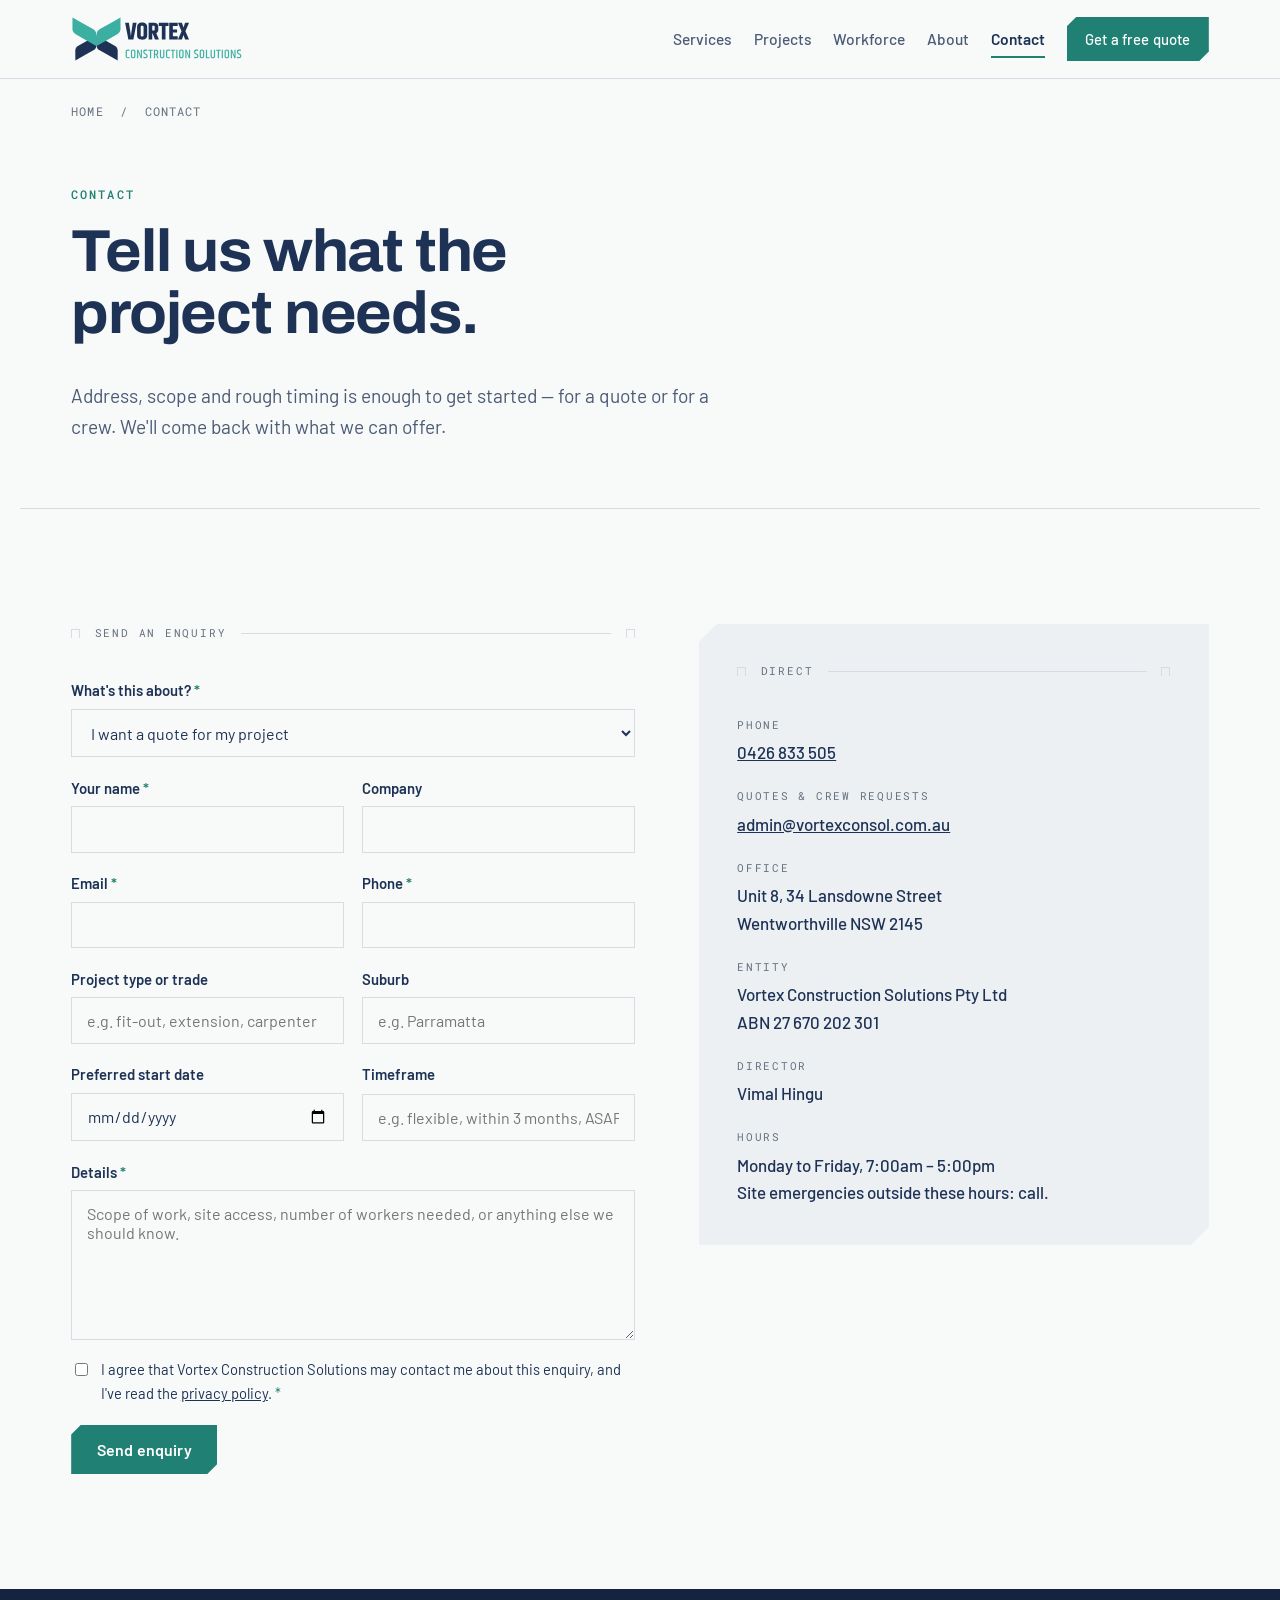
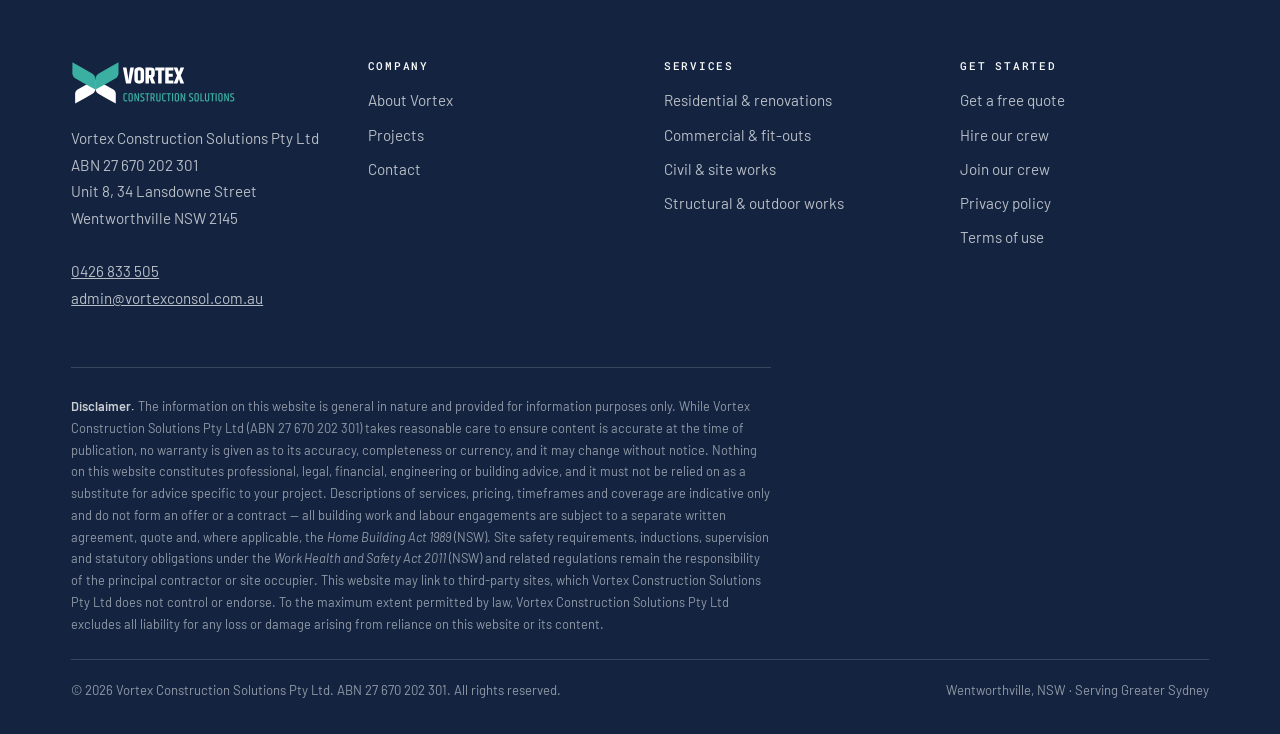
<file: contact.html>
<!DOCTYPE html>
<html lang="en-AU">
<head>
<meta charset="utf-8">
<meta name="viewport" content="width=device-width, initial-scale=1">
<title>Contact Vortex Construction Solutions | Wentworthville, NSW</title>
<meta name="description" content="Get a free quote or request a crew. Vortex Construction Solutions, Unit 8, 34 Lansdowne Street, Wentworthville NSW 2145. Phone 0426 833 505.">
<link rel="canonical" href="https://www.vortexconsol.com.au/contact.html">
<meta name="robots" content="index, follow, max-image-preview:large">
<meta name="theme-color" content="#1D3255">
<meta name="geo.region" content="AU-NSW">
<meta name="geo.placename" content="Wentworthville, New South Wales">

<meta property="og:type" content="website">
<meta property="og:site_name" content="Vortex Construction Solutions">
<meta property="og:locale" content="en_AU">
<meta property="og:title" content="Contact Vortex Construction Solutions | Wentworthville, NSW">
<meta property="og:description" content="Get a free quote or request a crew. Unit 8, 34 Lansdowne Street, Wentworthville NSW 2145. Phone 0426 833 505.">
<meta property="og:url" content="https://www.vortexconsol.com.au/contact.html">
<meta property="og:image" content="https://www.vortexconsol.com.au/assets/og-image.png">
<meta property="og:image:width" content="1200">
<meta property="og:image:height" content="630">
<meta name="twitter:card" content="summary_large_image">
<meta name="twitter:title" content="Contact Vortex Construction Solutions | Wentworthville, NSW">
<meta name="twitter:description" content="Get a free quote or request a crew. Unit 8, 34 Lansdowne Street, Wentworthville NSW 2145. Phone 0426 833 505.">
<meta name="twitter:image" content="https://www.vortexconsol.com.au/assets/og-image.png">

<link rel="icon" href="/assets/favicon.svg" type="image/svg+xml">
<link rel="icon" href="/assets/favicon.ico" sizes="any">
<link rel="icon" href="/assets/favicon-512.png" type="image/png">
<link rel="apple-touch-icon" href="/assets/apple-touch-icon.png">

<link rel="preconnect" href="https://fonts.googleapis.com">
<link rel="preconnect" href="https://fonts.gstatic.com" crossorigin>
<link rel="stylesheet" href="https://fonts.googleapis.com/css2?family=Archivo:wght@400;600;700;800&family=Barlow:wght@400;500;600&family=Roboto+Mono:wght@400;500&display=swap">
<link rel="stylesheet" href="/css/style.css">
<script type="application/ld+json">
{"@context":"https://schema.org","@type":"BreadcrumbList","itemListElement":[
{"@type":"ListItem","position":1,"name":"Home","item":"https://www.vortexconsol.com.au/"},
{"@type":"ListItem","position":2,"name":"Contact","item":"https://www.vortexconsol.com.au/contact.html"}]}
</script>
<script type="application/ld+json">
{
  "@context": "https://schema.org",
  "@type": ["GeneralContractor", "HomeAndConstructionBusiness"],
  "@id": "https://www.vortexconsol.com.au/#organisation",
  "name": "Vortex Construction Solutions",
  "legalName": "Vortex Construction Solutions Pty Ltd",
  "url": "https://www.vortexconsol.com.au/",
  "telephone": "0426 833 505",
  "email": "admin@vortexconsol.com.au",
  "identifier": {"@type": "PropertyValue", "name": "ABN", "value": "27 670 202 301"},
  "address": {
    "@type": "PostalAddress",
    "streetAddress": "Unit 8, 34 Lansdowne Street",
    "addressLocality": "Wentworthville",
    "addressRegion": "NSW",
    "postalCode": "2145",
    "addressCountry": "AU"
  }
}
</script>
</head>
<body>
<a class="skip" href="#main">Skip to content</a>
<header class="site-head">
  <div class="wrap head-in">
    <a class="brand" href="/" aria-label="Vortex Construction Solutions — home">
      <img class="brand-logo" src="/assets/vortex-logo.svg" alt="Vortex Construction Solutions" width="950" height="254">
    </a>
    <button class="nav-toggle" type="button" aria-expanded="false" aria-controls="primary-nav" aria-label="Open menu">
      <svg viewBox="0 0 24 24" fill="none" stroke="currentColor" stroke-width="2" aria-hidden="true"><path d="M3 6h18M3 12h18M3 18h18"/></svg>
    </button>
    <nav class="nav" id="primary-nav" data-open="false" aria-label="Primary">
      <a href="/services.html">Services</a>
      <a href="/projects.html">Projects</a>
      <a href="/workforce.html">Workforce</a>
      <a href="/about.html">About</a>
      <a href="/contact.html" aria-current="page">Contact</a>
      <a class="btn btn--primary" href="/contact.html?type=Get%20a%20quote">Get a free quote</a>
    </nav>
  </div>
</header>

<div class="wrap crumbs"><a href="/">Home</a> &nbsp;/&nbsp; Contact</div>
<main id="main">
  <section class="wrap page-head">
    <span class="eyebrow">Contact</span>
    <h1>Tell us what the project needs.</h1>
    <p class="lead">Address, scope and rough timing is enough to get started — for a quote or for a crew. We'll come
      back with what we can offer.</p>
  </section>

  <section class="section">
    <div class="wrap split">
      <div class="reveal">
        <p class="dimline"><span>Send an enquiry</span><i></i></p>

        <form class="form" id="enquiry-form" novalidate>
          <div class="hp" aria-hidden="true">
            <label for="company_website">Leave this field empty</label>
            <input type="text" id="company_website" name="company_website" tabindex="-1" autocomplete="off">
          </div>

          <div class="field">
            <label for="enquiry_type">What's this about? <span class="req">*</span></label>
            <select id="enquiry_type" name="enquiry_type" required>
              <option value="Get a quote">I want a quote for my project</option>
              <option value="Hire a crew">I need a crew for my site</option>
              <option value="Looking for work">I'm looking for work</option>
              <option value="General enquiry">General enquiry</option>
            </select>
          </div>

          <div class="field--row">
            <div class="field">
              <label for="name">Your name <span class="req">*</span></label>
              <input type="text" id="name" name="name" required autocomplete="name">
            </div>
            <div class="field">
              <label for="company">Company</label>
              <input type="text" id="company" name="company" autocomplete="organization">
            </div>
          </div>

          <div class="field--row">
            <div class="field">
              <label for="email">Email <span class="req">*</span></label>
              <input type="email" id="email" name="email" required autocomplete="email">
            </div>
            <div class="field">
              <label for="phone">Phone <span class="req">*</span></label>
              <input type="tel" id="phone" name="phone" required autocomplete="tel">
            </div>
          </div>

          <div class="field--row">
            <div class="field">
              <label for="project_type">Project type or trade</label>
              <input type="text" id="project_type" name="project_type" placeholder="e.g. fit-out, extension, carpenter">
            </div>
            <div class="field">
              <label for="suburb">Suburb</label>
              <input type="text" id="suburb" name="suburb" placeholder="e.g. Parramatta">
            </div>
          </div>

          <div class="field--row">
            <div class="field">
              <label for="start_date">Preferred start date</label>
              <input type="date" id="start_date" name="start_date">
            </div>
            <div class="field">
              <label for="timeframe">Timeframe</label>
              <input type="text" id="timeframe" name="timeframe" placeholder="e.g. flexible, within 3 months, ASAP">
            </div>
          </div>

          <div class="field">
            <label for="message">Details <span class="req">*</span></label>
            <textarea id="message" name="message" required placeholder="Scope of work, site access, number of workers needed, or anything else we should know."></textarea>
          </div>

          <div class="field">
            <label style="display:flex;gap:.6rem;align-items:flex-start;font-weight:400;font-size:.92rem">
              <input type="checkbox" name="consent" required style="width:auto;margin-top:.3rem">
              <span>I agree that Vortex Construction Solutions may contact me about this enquiry, and I've read the
                <a href="/privacy.html">privacy policy</a>. <span class="req">*</span></span>
            </label>
          </div>

          <div>
            <button class="btn btn--primary" type="submit">Send enquiry</button>
          </div>

          <p class="form-status" id="form-status" role="status" aria-live="polite"></p>
        </form>
      </div>

      <aside class="reveal">
        <div class="contact-card chamfer">
          <p class="dimline"><span>Direct</span><i></i></p>
          <dl class="contact-list">
            <div>
              <dt>Phone</dt>
              <dd><a href="tel:+61426833505">0426 833 505</a></dd>
            </div>
            <div>
              <dt>Quotes &amp; crew requests</dt>
              <dd><a href="mailto:admin@vortexconsol.com.au">admin@vortexconsol.com.au</a></dd>
            </div>
            <div>
              <dt>Office</dt>
              <dd>Unit 8, 34 Lansdowne Street<br>Wentworthville NSW 2145</dd>
            </div>
            <div>
              <dt>Entity</dt>
              <dd>Vortex Construction Solutions Pty Ltd<br>ABN 27 670 202 301</dd>
            </div>
            <div>
              <dt>Director</dt>
              <dd>Vimal Hingu</dd>
            </div>
            <div>
              <dt>Hours</dt>
              <dd>Monday to Friday, 7:00am &ndash; 5:00pm<br>Site emergencies outside these hours: call.</dd>
            </div>
          </dl>
        </div>
      </aside>
    </div>
  </section>
</main>
<footer class="site-foot">
  <div class="wrap">
    <div class="foot-top">
      <div class="foot-brand">
        <div class="brand">
          <img class="brand-logo" src="/assets/vortex-logo-light.svg" alt="Vortex Construction Solutions" width="950" height="254">
        </div>
        <address>
          Vortex Construction Solutions Pty Ltd<br>
          ABN 27 670 202 301<br>
          Unit 8, 34 Lansdowne Street<br>
          Wentworthville NSW 2145<br><br>
          <a href="tel:+61426833505">0426 833 505</a><br>
          <a href="mailto:admin@vortexconsol.com.au">admin@vortexconsol.com.au</a>
        </address>
      </div>
      <div>
        <h4>Company</h4>
        <ul class="foot-links">
          <li><a href="/about.html">About Vortex</a></li>
          <li><a href="/projects.html">Projects</a></li>
          <li><a href="/contact.html">Contact</a></li>
        </ul>
      </div>
      <div>
        <h4>Services</h4>
        <ul class="foot-links">
          <li><a href="/services.html#residential">Residential &amp; renovations</a></li>
          <li><a href="/services.html#commercial">Commercial &amp; fit-outs</a></li>
          <li><a href="/services.html#civil">Civil &amp; site works</a></li>
          <li><a href="/services.html#structural">Structural &amp; outdoor works</a></li>
        </ul>
      </div>
      <div>
        <h4>Get started</h4>
        <ul class="foot-links">
          <li><a href="/contact.html?type=Get%20a%20quote">Get a free quote</a></li>
          <li><a href="/workforce.html">Hire our crew</a></li>
          <li><a href="/workforce.html#join">Join our crew</a></li>
          <li><a href="/privacy.html">Privacy policy</a></li>
          <li><a href="/terms.html">Terms of use</a></li>
        </ul>
      </div>
    </div>

    <p class="foot-disclaimer"><strong>Disclaimer.</strong> The information on this website is general in nature and provided for
information purposes only. While Vortex Construction Solutions Pty Ltd (ABN 27 670 202 301) takes reasonable care to
ensure content is accurate at the time of publication, no warranty is given as to its accuracy, completeness or
currency, and it may change without notice. Nothing on this website constitutes professional, legal, financial,
engineering or building advice, and it must not be relied on as a substitute for advice specific to your project.
Descriptions of services, pricing, timeframes and coverage are indicative only and do not form an offer or a
contract — all building work and labour engagements are subject to a separate written agreement, quote and, where
applicable, the <em>Home Building Act 1989</em> (NSW). Site safety requirements, inductions, supervision and statutory
obligations under the <em>Work Health and Safety Act 2011</em> (NSW) and related regulations remain the responsibility
of the principal contractor or site occupier. This website may link to third-party sites, which Vortex Construction
Solutions Pty Ltd does not control or endorse. To the maximum extent permitted by law, Vortex Construction Solutions
Pty Ltd excludes all liability for any loss or damage arising from reliance on this website or its content.</p>

    <div class="foot-base">
      <span>&copy; <span data-year>2026</span> Vortex Construction Solutions Pty Ltd. ABN 27 670 202 301. All rights reserved.</span>
      <span>Wentworthville, NSW &middot; Serving Greater Sydney</span>
    </div>
  </div>
</footer>
<script src="/js/main.js" defer></script>
</body>
</html>
</file>
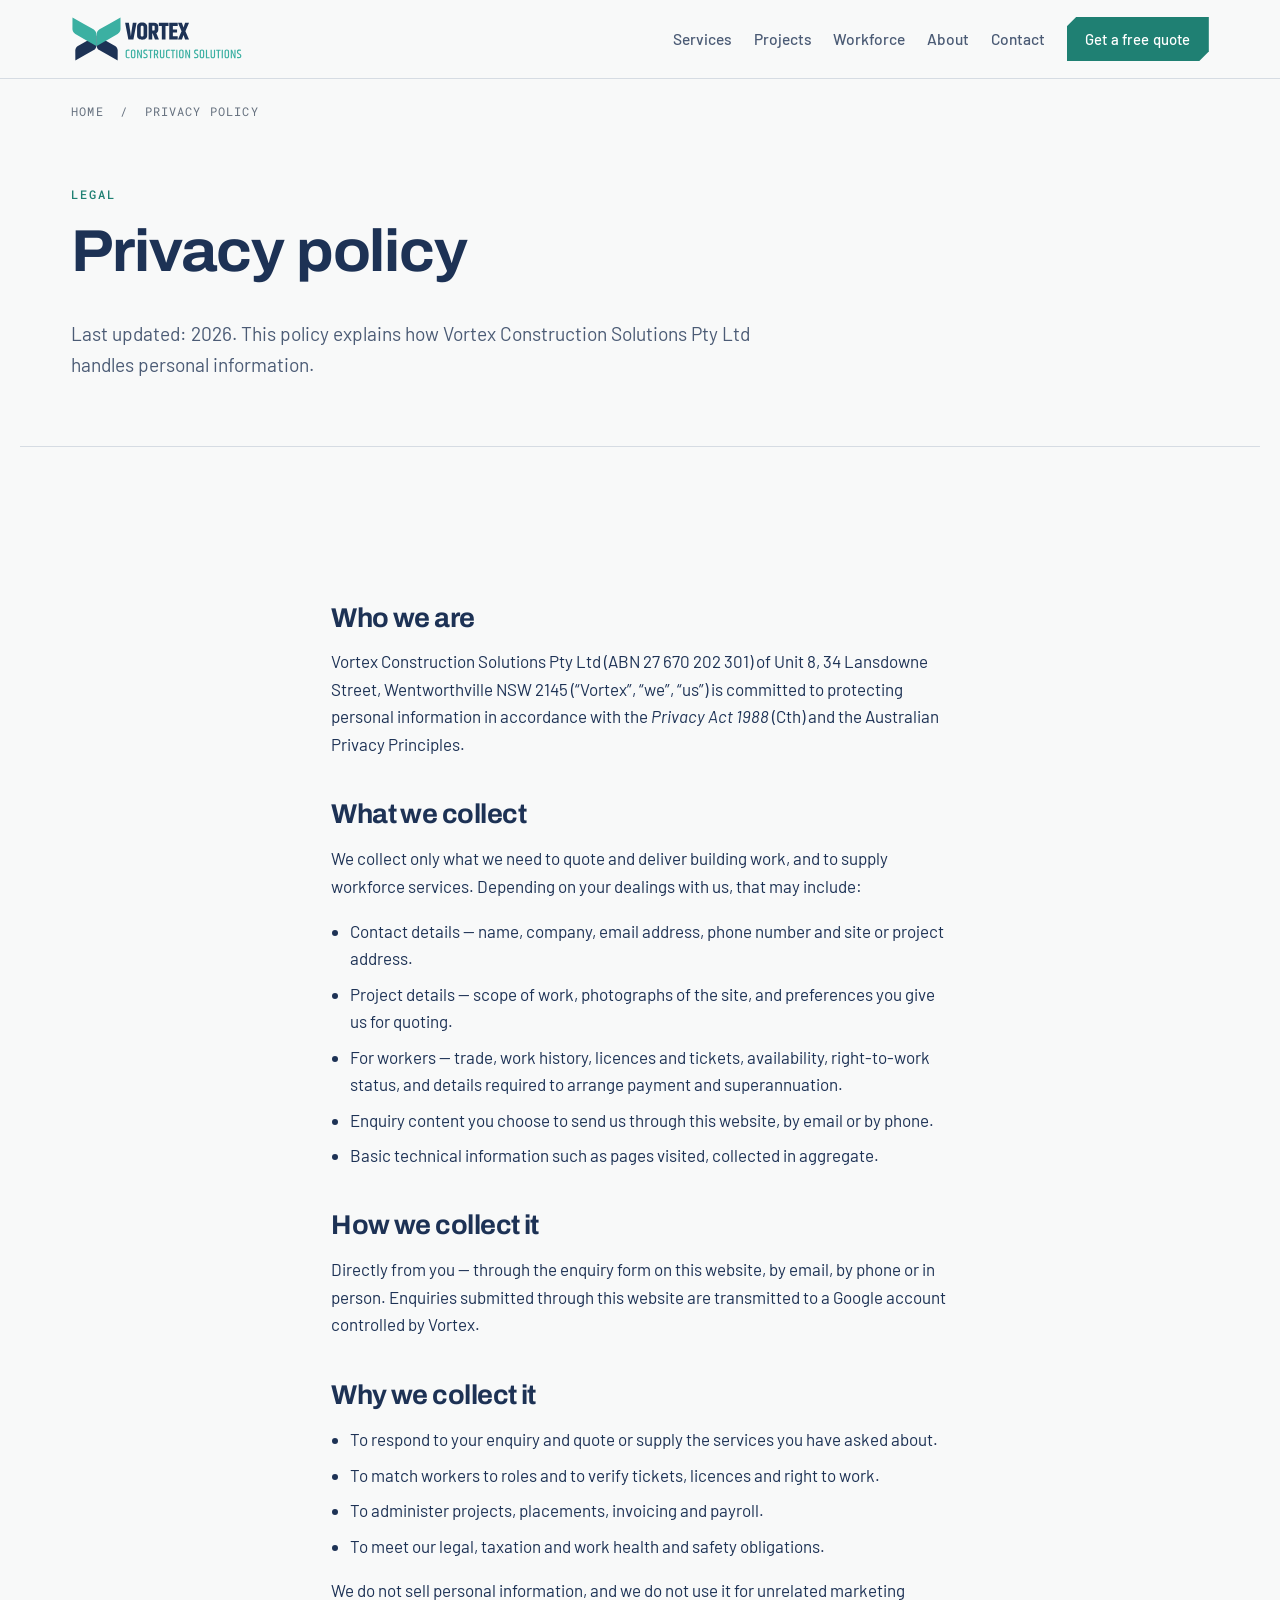
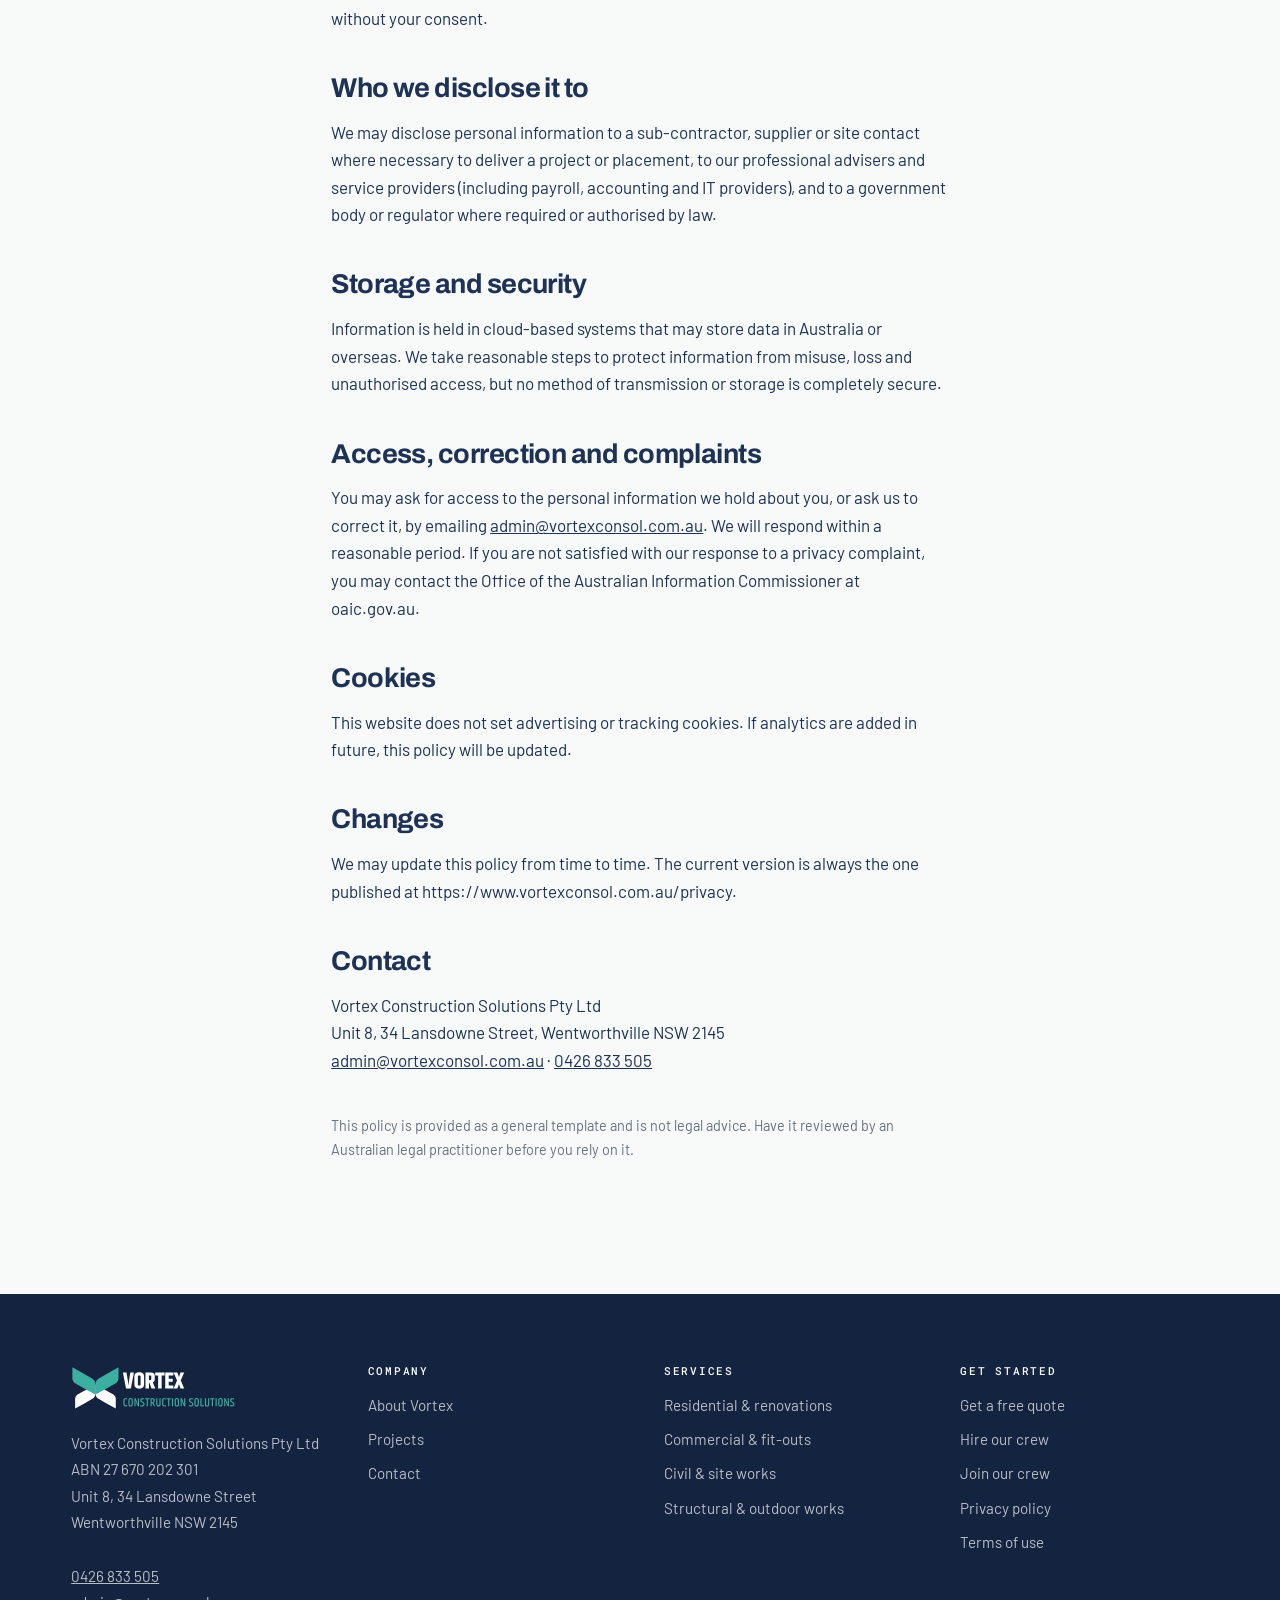
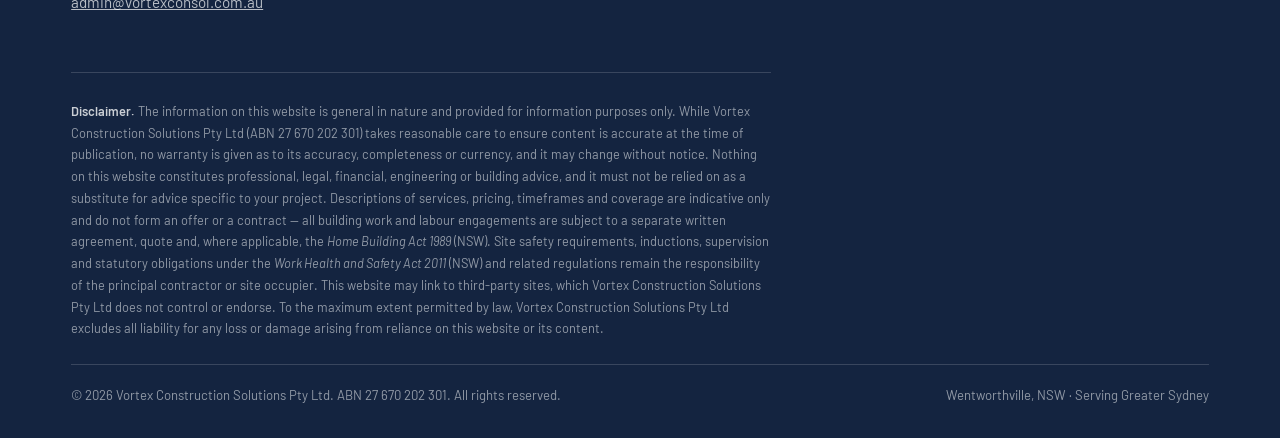
<file: privacy.html>
<!DOCTYPE html>
<html lang="en-AU">
<head>
<meta charset="utf-8">
<meta name="viewport" content="width=device-width, initial-scale=1">
<title>Privacy Policy | Vortex Construction Solutions</title>
<meta name="description" content="How Vortex Construction Solutions Pty Ltd collects, uses, stores and discloses personal information under the Privacy Act 1988 (Cth).">
<link rel="canonical" href="https://www.vortexconsol.com.au/privacy.html">
<meta name="robots" content="index, follow, max-image-preview:large">
<meta name="theme-color" content="#1D3255">
<meta name="geo.region" content="AU-NSW">
<meta name="geo.placename" content="Wentworthville, New South Wales">

<meta property="og:type" content="website">
<meta property="og:site_name" content="Vortex Construction Solutions">
<meta property="og:locale" content="en_AU">
<meta property="og:title" content="Privacy Policy | Vortex Construction Solutions">
<meta property="og:description" content="How Vortex Construction Solutions Pty Ltd collects, uses, stores and discloses personal information.">
<meta property="og:url" content="https://www.vortexconsol.com.au/privacy.html">
<meta property="og:image" content="https://www.vortexconsol.com.au/assets/og-image.png">
<meta property="og:image:width" content="1200">
<meta property="og:image:height" content="630">
<meta name="twitter:card" content="summary_large_image">
<meta name="twitter:title" content="Privacy Policy | Vortex Construction Solutions">
<meta name="twitter:description" content="How Vortex Construction Solutions Pty Ltd collects, uses, stores and discloses personal information.">
<meta name="twitter:image" content="https://www.vortexconsol.com.au/assets/og-image.png">

<link rel="icon" href="/assets/favicon.svg" type="image/svg+xml">
<link rel="icon" href="/assets/favicon.ico" sizes="any">
<link rel="icon" href="/assets/favicon-512.png" type="image/png">
<link rel="apple-touch-icon" href="/assets/apple-touch-icon.png">

<link rel="preconnect" href="https://fonts.googleapis.com">
<link rel="preconnect" href="https://fonts.gstatic.com" crossorigin>
<link rel="stylesheet" href="https://fonts.googleapis.com/css2?family=Archivo:wght@400;600;700;800&family=Barlow:wght@400;500;600&family=Roboto+Mono:wght@400;500&display=swap">
<link rel="stylesheet" href="/css/style.css">
<script type="application/ld+json">
{"@context":"https://schema.org","@type":"BreadcrumbList","itemListElement":[
{"@type":"ListItem","position":1,"name":"Home","item":"https://www.vortexconsol.com.au/"},
{"@type":"ListItem","position":2,"name":"Privacy policy","item":"https://www.vortexconsol.com.au/privacy.html"}]}
</script>
</head>
<body>
<a class="skip" href="#main">Skip to content</a>
<header class="site-head">
  <div class="wrap head-in">
    <a class="brand" href="/" aria-label="Vortex Construction Solutions — home">
      <img class="brand-logo" src="/assets/vortex-logo.svg" alt="Vortex Construction Solutions" width="950" height="254">
    </a>
    <button class="nav-toggle" type="button" aria-expanded="false" aria-controls="primary-nav" aria-label="Open menu">
      <svg viewBox="0 0 24 24" fill="none" stroke="currentColor" stroke-width="2" aria-hidden="true"><path d="M3 6h18M3 12h18M3 18h18"/></svg>
    </button>
    <nav class="nav" id="primary-nav" data-open="false" aria-label="Primary">
      <a href="/services.html">Services</a>
      <a href="/projects.html">Projects</a>
      <a href="/workforce.html">Workforce</a>
      <a href="/about.html">About</a>
      <a href="/contact.html">Contact</a>
      <a class="btn btn--primary" href="/contact.html?type=Get%20a%20quote">Get a free quote</a>
    </nav>
  </div>
</header>

<div class="wrap crumbs"><a href="/">Home</a> &nbsp;/&nbsp; Privacy policy</div>
<main id="main">
  <section class="wrap page-head">
    <span class="eyebrow">Legal</span>
    <h1>Privacy policy</h1>
    <p class="lead">Last updated: <span data-year>2026</span>. This policy explains how Vortex Construction
      Solutions Pty Ltd handles personal information.</p>
  </section>

  <section class="section">
    <div class="wrap prose">
      <h2>Who we are</h2>
      <p>Vortex Construction Solutions Pty Ltd (ABN 27 670 202 301) of Unit 8, 34 Lansdowne Street, Wentworthville
        NSW 2145 (&ldquo;Vortex&rdquo;, &ldquo;we&rdquo;, &ldquo;us&rdquo;) is committed to protecting personal
        information in accordance with the <em>Privacy Act 1988</em> (Cth) and the Australian Privacy Principles.</p>

      <h2>What we collect</h2>
      <p>We collect only what we need to quote and deliver building work, and to supply workforce services.
        Depending on your dealings with us, that may include:</p>
      <ul>
        <li>Contact details — name, company, email address, phone number and site or project address.</li>
        <li>Project details — scope of work, photographs of the site, and preferences you give us for quoting.</li>
        <li>For workers — trade, work history, licences and tickets, availability, right-to-work status, and details
          required to arrange payment and superannuation.</li>
        <li>Enquiry content you choose to send us through this website, by email or by phone.</li>
        <li>Basic technical information such as pages visited, collected in aggregate.</li>
      </ul>

      <h2>How we collect it</h2>
      <p>Directly from you — through the enquiry form on this website, by email, by phone or in person. Enquiries
        submitted through this website are transmitted to a Google account controlled by Vortex.</p>

      <h2>Why we collect it</h2>
      <ul>
        <li>To respond to your enquiry and quote or supply the services you have asked about.</li>
        <li>To match workers to roles and to verify tickets, licences and right to work.</li>
        <li>To administer projects, placements, invoicing and payroll.</li>
        <li>To meet our legal, taxation and work health and safety obligations.</li>
      </ul>
      <p>We do not sell personal information, and we do not use it for unrelated marketing without your consent.</p>

      <h2>Who we disclose it to</h2>
      <p>We may disclose personal information to a sub-contractor, supplier or site contact where necessary to
        deliver a project or placement, to our professional advisers and service providers (including payroll,
        accounting and IT providers), and to a government body or regulator where required or authorised by law.</p>

      <h2>Storage and security</h2>
      <p>Information is held in cloud-based systems that may store data in Australia or overseas. We take reasonable
        steps to protect information from misuse, loss and unauthorised access, but no method of transmission or
        storage is completely secure.</p>

      <h2>Access, correction and complaints</h2>
      <p>You may ask for access to the personal information we hold about you, or ask us to correct it, by emailing
        <a href="mailto:admin@vortexconsol.com.au">admin@vortexconsol.com.au</a>. We will respond within a
        reasonable period. If you are not satisfied with our response to a privacy complaint, you may contact the
        Office of the Australian Information Commissioner at oaic.gov.au.</p>

      <h2>Cookies</h2>
      <p>This website does not set advertising or tracking cookies. If analytics are added in future, this policy
        will be updated.</p>

      <h2>Changes</h2>
      <p>We may update this policy from time to time. The current version is always the one published at
        https://www.vortexconsol.com.au/privacy.</p>

      <h2>Contact</h2>
      <p>Vortex Construction Solutions Pty Ltd<br>
        Unit 8, 34 Lansdowne Street, Wentworthville NSW 2145<br>
        <a href="mailto:admin@vortexconsol.com.au">admin@vortexconsol.com.au</a> &middot;
        <a href="tel:+61426833505">0426 833 505</a></p>

      <p style="margin-top:2.5rem;font-size:.9rem;color:var(--muted)">This policy is provided as a general template and
        is not legal advice. Have it reviewed by an Australian legal practitioner before you rely on it.</p>
    </div>
  </section>
</main>
<footer class="site-foot">
  <div class="wrap">
    <div class="foot-top">
      <div class="foot-brand">
        <div class="brand">
          <img class="brand-logo" src="/assets/vortex-logo-light.svg" alt="Vortex Construction Solutions" width="950" height="254">
        </div>
        <address>
          Vortex Construction Solutions Pty Ltd<br>
          ABN 27 670 202 301<br>
          Unit 8, 34 Lansdowne Street<br>
          Wentworthville NSW 2145<br><br>
          <a href="tel:+61426833505">0426 833 505</a><br>
          <a href="mailto:admin@vortexconsol.com.au">admin@vortexconsol.com.au</a>
        </address>
      </div>
      <div>
        <h4>Company</h4>
        <ul class="foot-links">
          <li><a href="/about.html">About Vortex</a></li>
          <li><a href="/projects.html">Projects</a></li>
          <li><a href="/contact.html">Contact</a></li>
        </ul>
      </div>
      <div>
        <h4>Services</h4>
        <ul class="foot-links">
          <li><a href="/services.html#residential">Residential &amp; renovations</a></li>
          <li><a href="/services.html#commercial">Commercial &amp; fit-outs</a></li>
          <li><a href="/services.html#civil">Civil &amp; site works</a></li>
          <li><a href="/services.html#structural">Structural &amp; outdoor works</a></li>
        </ul>
      </div>
      <div>
        <h4>Get started</h4>
        <ul class="foot-links">
          <li><a href="/contact.html?type=Get%20a%20quote">Get a free quote</a></li>
          <li><a href="/workforce.html">Hire our crew</a></li>
          <li><a href="/workforce.html#join">Join our crew</a></li>
          <li><a href="/privacy.html">Privacy policy</a></li>
          <li><a href="/terms.html">Terms of use</a></li>
        </ul>
      </div>
    </div>

    <p class="foot-disclaimer"><strong>Disclaimer.</strong> The information on this website is general in nature and provided for
information purposes only. While Vortex Construction Solutions Pty Ltd (ABN 27 670 202 301) takes reasonable care to
ensure content is accurate at the time of publication, no warranty is given as to its accuracy, completeness or
currency, and it may change without notice. Nothing on this website constitutes professional, legal, financial,
engineering or building advice, and it must not be relied on as a substitute for advice specific to your project.
Descriptions of services, pricing, timeframes and coverage are indicative only and do not form an offer or a
contract — all building work and labour engagements are subject to a separate written agreement, quote and, where
applicable, the <em>Home Building Act 1989</em> (NSW). Site safety requirements, inductions, supervision and statutory
obligations under the <em>Work Health and Safety Act 2011</em> (NSW) and related regulations remain the responsibility
of the principal contractor or site occupier. This website may link to third-party sites, which Vortex Construction
Solutions Pty Ltd does not control or endorse. To the maximum extent permitted by law, Vortex Construction Solutions
Pty Ltd excludes all liability for any loss or damage arising from reliance on this website or its content.</p>

    <div class="foot-base">
      <span>&copy; <span data-year>2026</span> Vortex Construction Solutions Pty Ltd. ABN 27 670 202 301. All rights reserved.</span>
      <span>Wentworthville, NSW &middot; Serving Greater Sydney</span>
    </div>
  </div>
</footer>
<script src="/js/main.js" defer></script>
</body>
</html>
</file>
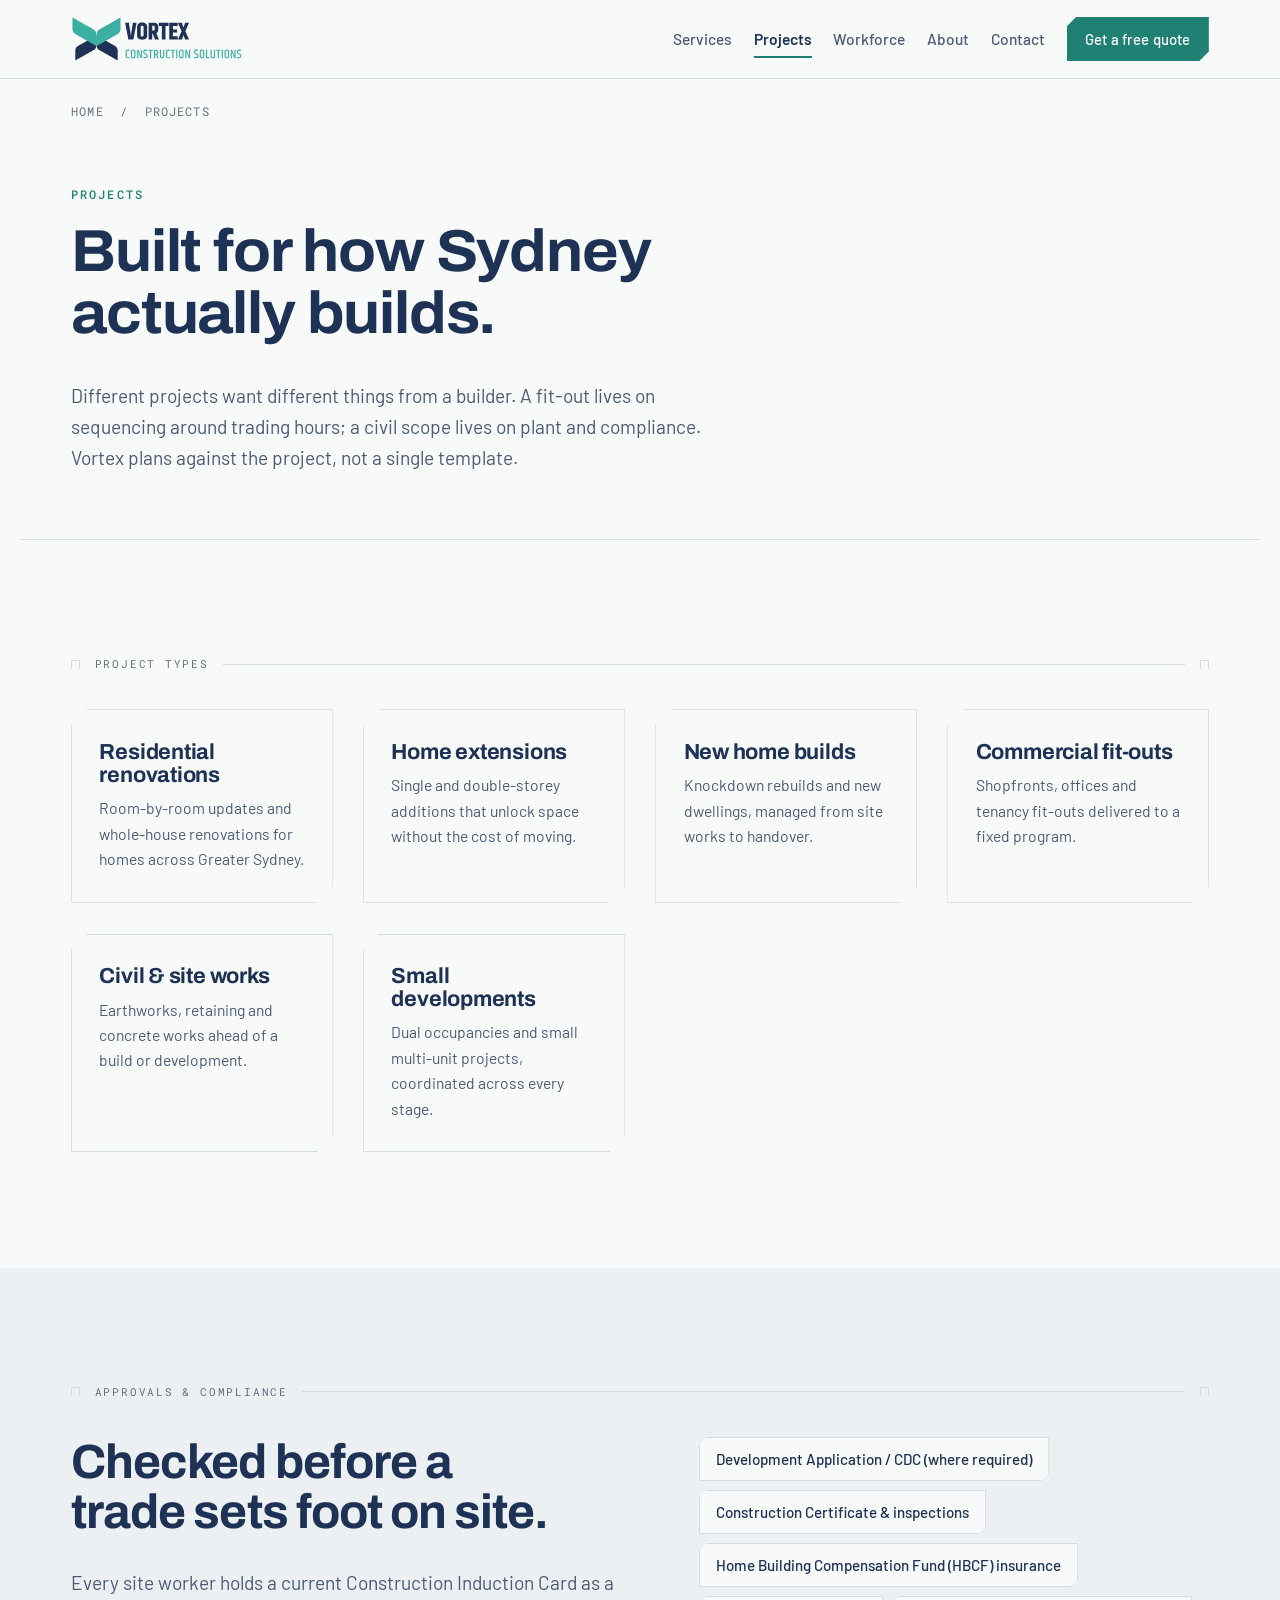
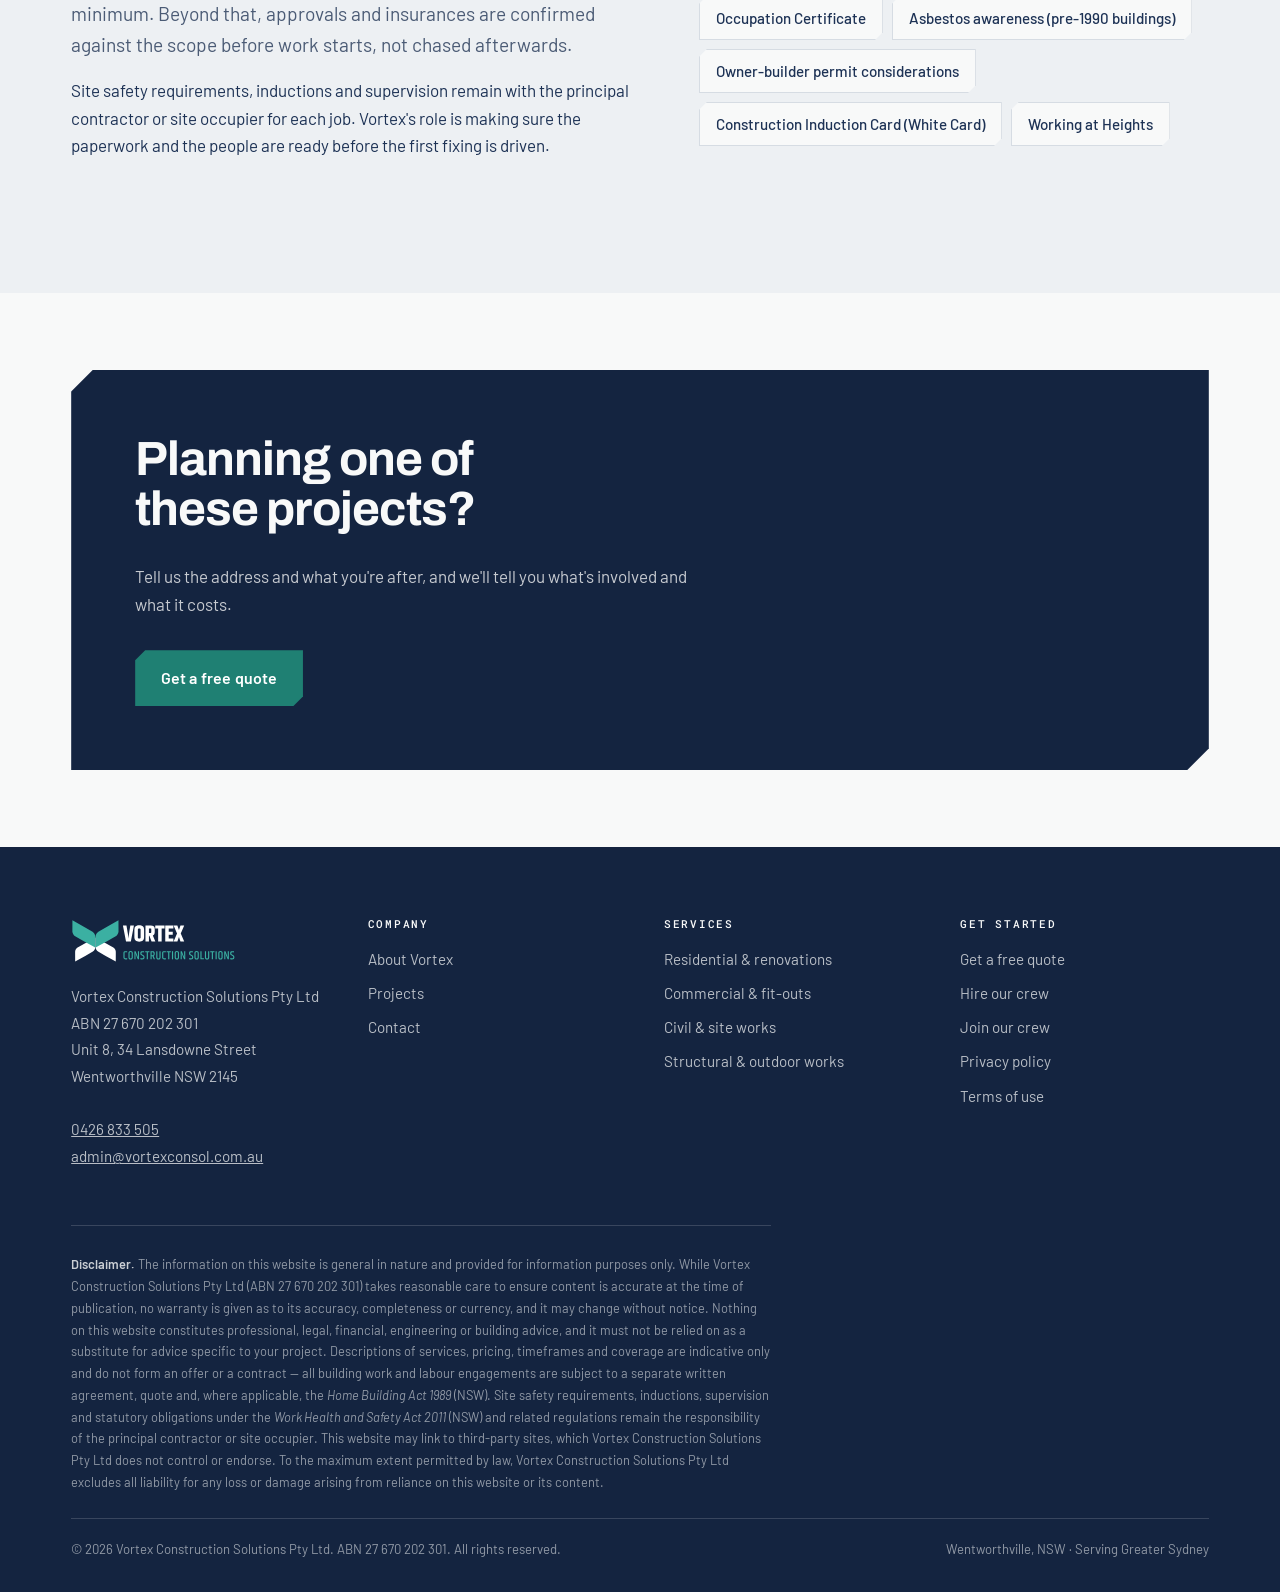
<file: projects.html>
<!DOCTYPE html>
<html lang="en-AU">
<head>
<meta charset="utf-8">
<meta name="viewport" content="width=device-width, initial-scale=1">
<title>Project Types We Build | Vortex Construction Solutions Sydney</title>
<meta name="description" content="Residential renovations, new homes, commercial fit-outs, civil works and small developments across Greater Sydney.">
<link rel="canonical" href="https://www.vortexconsol.com.au/projects.html">
<meta name="robots" content="index, follow, max-image-preview:large">
<meta name="theme-color" content="#1D3255">
<meta name="geo.region" content="AU-NSW">
<meta name="geo.placename" content="Wentworthville, New South Wales">

<meta property="og:type" content="website">
<meta property="og:site_name" content="Vortex Construction Solutions">
<meta property="og:locale" content="en_AU">
<meta property="og:title" content="Project Types We Build | Vortex Construction Solutions Sydney">
<meta property="og:description" content="Residential renovations, new homes, commercial fit-outs, civil works and small developments across Greater Sydney.">
<meta property="og:url" content="https://www.vortexconsol.com.au/projects.html">
<meta property="og:image" content="https://www.vortexconsol.com.au/assets/og-image.png">
<meta property="og:image:width" content="1200">
<meta property="og:image:height" content="630">
<meta name="twitter:card" content="summary_large_image">
<meta name="twitter:title" content="Project Types We Build | Vortex Construction Solutions Sydney">
<meta name="twitter:description" content="Residential renovations, new homes, commercial fit-outs, civil works and small developments across Greater Sydney.">
<meta name="twitter:image" content="https://www.vortexconsol.com.au/assets/og-image.png">

<link rel="icon" href="/assets/favicon.svg" type="image/svg+xml">
<link rel="icon" href="/assets/favicon.ico" sizes="any">
<link rel="icon" href="/assets/favicon-512.png" type="image/png">
<link rel="apple-touch-icon" href="/assets/apple-touch-icon.png">

<link rel="preconnect" href="https://fonts.googleapis.com">
<link rel="preconnect" href="https://fonts.gstatic.com" crossorigin>
<link rel="stylesheet" href="https://fonts.googleapis.com/css2?family=Archivo:wght@400;600;700;800&family=Barlow:wght@400;500;600&family=Roboto+Mono:wght@400;500&display=swap">
<link rel="stylesheet" href="/css/style.css">
<script type="application/ld+json">
{"@context":"https://schema.org","@type":"BreadcrumbList","itemListElement":[
{"@type":"ListItem","position":1,"name":"Home","item":"https://www.vortexconsol.com.au/"},
{"@type":"ListItem","position":2,"name":"Projects","item":"https://www.vortexconsol.com.au/projects.html"}]}
</script>
</head>
<body>
<a class="skip" href="#main">Skip to content</a>
<header class="site-head">
  <div class="wrap head-in">
    <a class="brand" href="/" aria-label="Vortex Construction Solutions — home">
      <img class="brand-logo" src="/assets/vortex-logo.svg" alt="Vortex Construction Solutions" width="950" height="254">
    </a>
    <button class="nav-toggle" type="button" aria-expanded="false" aria-controls="primary-nav" aria-label="Open menu">
      <svg viewBox="0 0 24 24" fill="none" stroke="currentColor" stroke-width="2" aria-hidden="true"><path d="M3 6h18M3 12h18M3 18h18"/></svg>
    </button>
    <nav class="nav" id="primary-nav" data-open="false" aria-label="Primary">
      <a href="/services.html">Services</a>
      <a href="/projects.html" aria-current="page">Projects</a>
      <a href="/workforce.html">Workforce</a>
      <a href="/about.html">About</a>
      <a href="/contact.html">Contact</a>
      <a class="btn btn--primary" href="/contact.html?type=Get%20a%20quote">Get a free quote</a>
    </nav>
  </div>
</header>

<div class="wrap crumbs"><a href="/">Home</a> &nbsp;/&nbsp; Projects</div>
<main id="main">
  <section class="wrap page-head">
    <span class="eyebrow">Projects</span>
    <h1>Built for how Sydney actually builds.</h1>
    <p class="lead">Different projects want different things from a builder. A fit-out lives on sequencing around
      trading hours; a civil scope lives on plant and compliance. Vortex plans against the project, not a single
      template.</p>
  </section>

  <section class="section">
    <div class="wrap">
      <p class="dimline"><span>Project types</span><i></i></p>
      <div class="grid grid--3 reveal">
        <div class="card chamfer">
          <h3>Residential renovations</h3>
          <p>Room-by-room updates and whole-house renovations for homes across Greater Sydney.</p>
        </div>
        <div class="card chamfer">
          <h3>Home extensions</h3>
          <p>Single and double-storey additions that unlock space without the cost of moving.</p>
        </div>
        <div class="card chamfer">
          <h3>New home builds</h3>
          <p>Knockdown rebuilds and new dwellings, managed from site works to handover.</p>
        </div>
        <div class="card chamfer">
          <h3>Commercial fit-outs</h3>
          <p>Shopfronts, offices and tenancy fit-outs delivered to a fixed program.</p>
        </div>
        <div class="card chamfer">
          <h3>Civil &amp; site works</h3>
          <p>Earthworks, retaining and concrete works ahead of a build or development.</p>
        </div>
        <div class="card chamfer">
          <h3>Small developments</h3>
          <p>Dual occupancies and small multi-unit projects, coordinated across every stage.</p>
        </div>
      </div>
    </div>
  </section>

  <section class="section section--concrete">
    <div class="wrap">
      <p class="dimline"><span>Approvals &amp; compliance</span><i></i></p>
      <div class="split">
        <div class="reveal">
          <h2>Checked before a trade sets foot on site.</h2>
          <p class="lead">Every site worker holds a current Construction Induction Card as a minimum. Beyond that,
            approvals and insurances are confirmed against the scope before work starts, not chased afterwards.</p>
          <p>Site safety requirements, inductions and supervision remain with the principal contractor or site
            occupier for each job. Vortex's role is making sure the paperwork and the people are ready before the
            first fixing is driven.</p>
        </div>
        <ul class="chips reveal">
          <li>Development Application / CDC (where required)</li>
          <li>Construction Certificate &amp; inspections</li>
          <li>Home Building Compensation Fund (HBCF) insurance</li>
          <li>Occupation Certificate</li>
          <li>Asbestos awareness (pre-1990 buildings)</li>
          <li>Owner-builder permit considerations</li>
          <li>Construction Induction Card (White Card)</li>
          <li>Working at Heights</li>
        </ul>
      </div>
    </div>
  </section>

  <section class="section section--tight">
    <div class="wrap">
      <div class="band chamfer reveal">
        <h2>Planning one of these projects?</h2>
        <p>Tell us the address and what you're after, and we'll tell you what's involved and what it costs.</p>
        <div class="btn-row">
          <a class="btn btn--primary" href="/contact.html?type=Get%20a%20quote">Get a free quote</a>
        </div>
      </div>
    </div>
  </section>
</main>
<footer class="site-foot">
  <div class="wrap">
    <div class="foot-top">
      <div class="foot-brand">
        <div class="brand">
          <img class="brand-logo" src="/assets/vortex-logo-light.svg" alt="Vortex Construction Solutions" width="950" height="254">
        </div>
        <address>
          Vortex Construction Solutions Pty Ltd<br>
          ABN 27 670 202 301<br>
          Unit 8, 34 Lansdowne Street<br>
          Wentworthville NSW 2145<br><br>
          <a href="tel:+61426833505">0426 833 505</a><br>
          <a href="mailto:admin@vortexconsol.com.au">admin@vortexconsol.com.au</a>
        </address>
      </div>
      <div>
        <h4>Company</h4>
        <ul class="foot-links">
          <li><a href="/about.html">About Vortex</a></li>
          <li><a href="/projects.html">Projects</a></li>
          <li><a href="/contact.html">Contact</a></li>
        </ul>
      </div>
      <div>
        <h4>Services</h4>
        <ul class="foot-links">
          <li><a href="/services.html#residential">Residential &amp; renovations</a></li>
          <li><a href="/services.html#commercial">Commercial &amp; fit-outs</a></li>
          <li><a href="/services.html#civil">Civil &amp; site works</a></li>
          <li><a href="/services.html#structural">Structural &amp; outdoor works</a></li>
        </ul>
      </div>
      <div>
        <h4>Get started</h4>
        <ul class="foot-links">
          <li><a href="/contact.html?type=Get%20a%20quote">Get a free quote</a></li>
          <li><a href="/workforce.html">Hire our crew</a></li>
          <li><a href="/workforce.html#join">Join our crew</a></li>
          <li><a href="/privacy.html">Privacy policy</a></li>
          <li><a href="/terms.html">Terms of use</a></li>
        </ul>
      </div>
    </div>

    <p class="foot-disclaimer"><strong>Disclaimer.</strong> The information on this website is general in nature and provided for
information purposes only. While Vortex Construction Solutions Pty Ltd (ABN 27 670 202 301) takes reasonable care to
ensure content is accurate at the time of publication, no warranty is given as to its accuracy, completeness or
currency, and it may change without notice. Nothing on this website constitutes professional, legal, financial,
engineering or building advice, and it must not be relied on as a substitute for advice specific to your project.
Descriptions of services, pricing, timeframes and coverage are indicative only and do not form an offer or a
contract — all building work and labour engagements are subject to a separate written agreement, quote and, where
applicable, the <em>Home Building Act 1989</em> (NSW). Site safety requirements, inductions, supervision and statutory
obligations under the <em>Work Health and Safety Act 2011</em> (NSW) and related regulations remain the responsibility
of the principal contractor or site occupier. This website may link to third-party sites, which Vortex Construction
Solutions Pty Ltd does not control or endorse. To the maximum extent permitted by law, Vortex Construction Solutions
Pty Ltd excludes all liability for any loss or damage arising from reliance on this website or its content.</p>

    <div class="foot-base">
      <span>&copy; <span data-year>2026</span> Vortex Construction Solutions Pty Ltd. ABN 27 670 202 301. All rights reserved.</span>
      <span>Wentworthville, NSW &middot; Serving Greater Sydney</span>
    </div>
  </div>
</footer>
<script src="/js/main.js" defer></script>
</body>
</html>
</file>
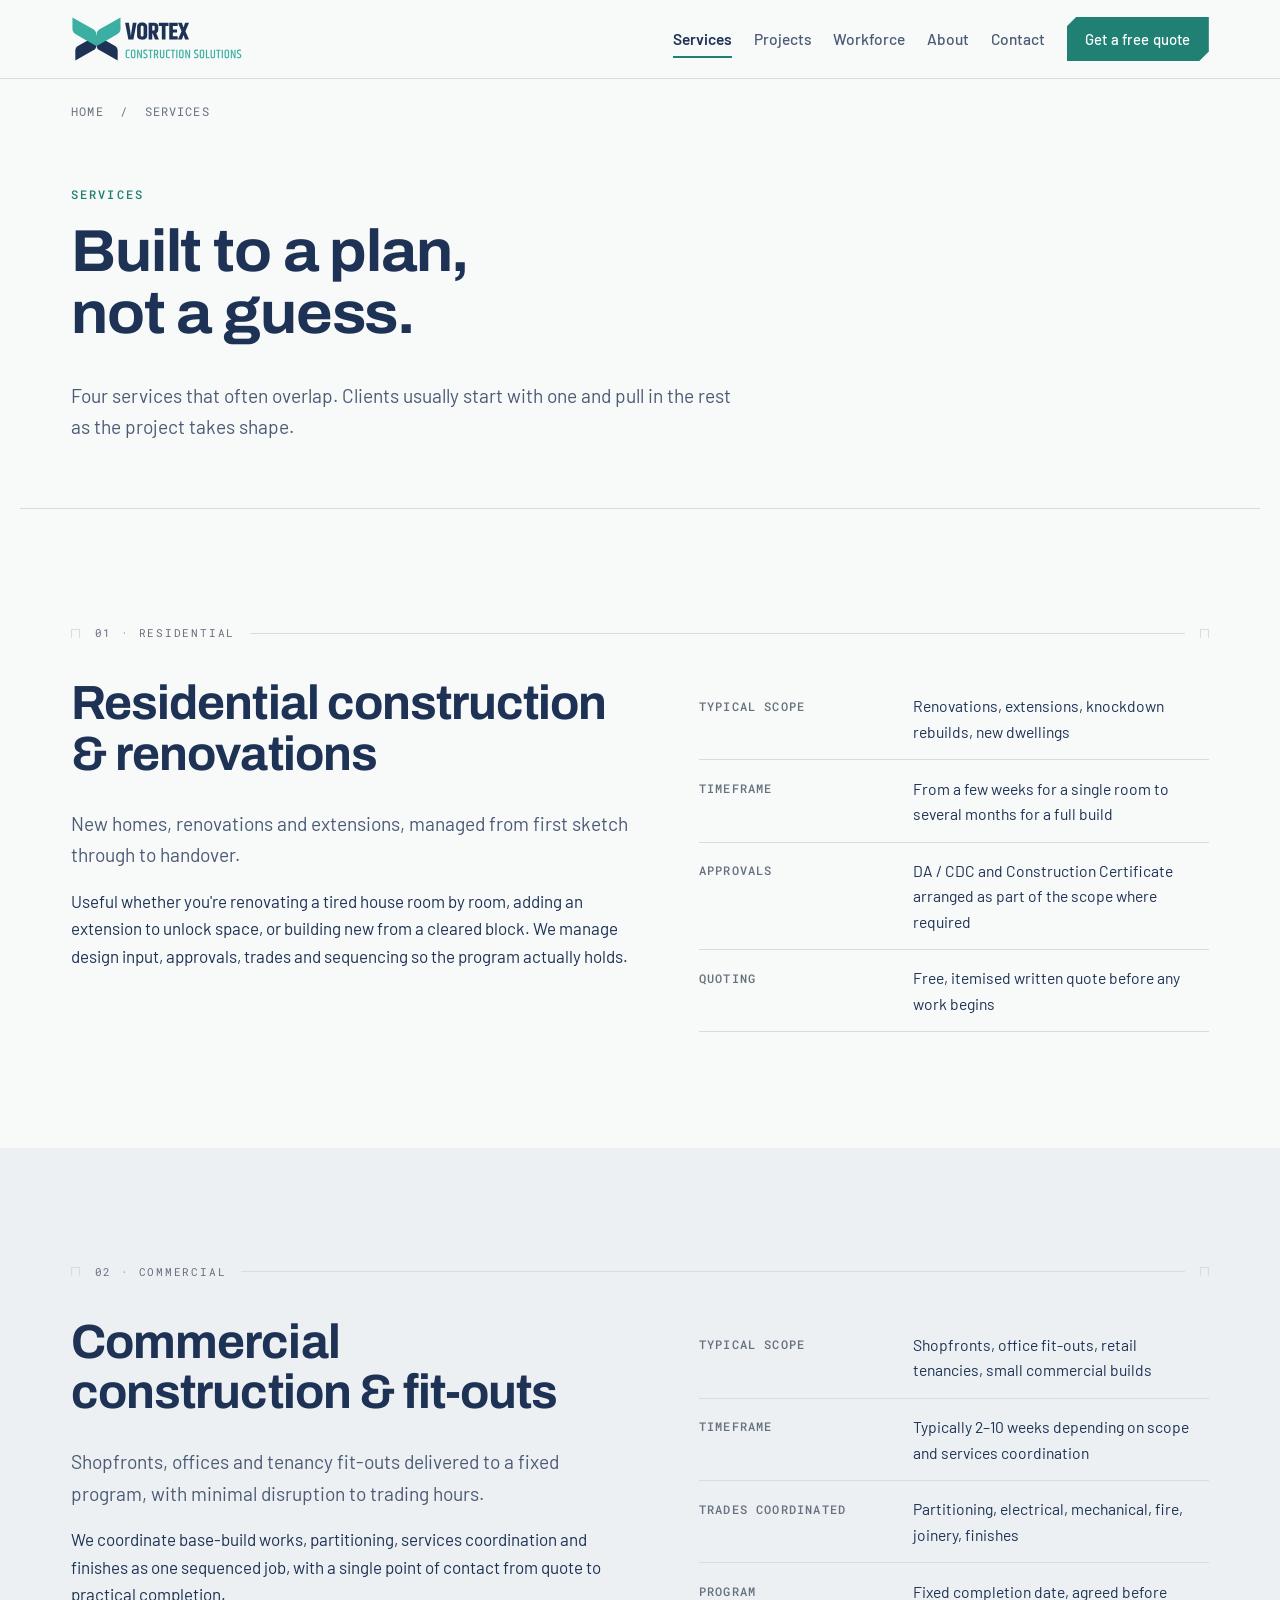
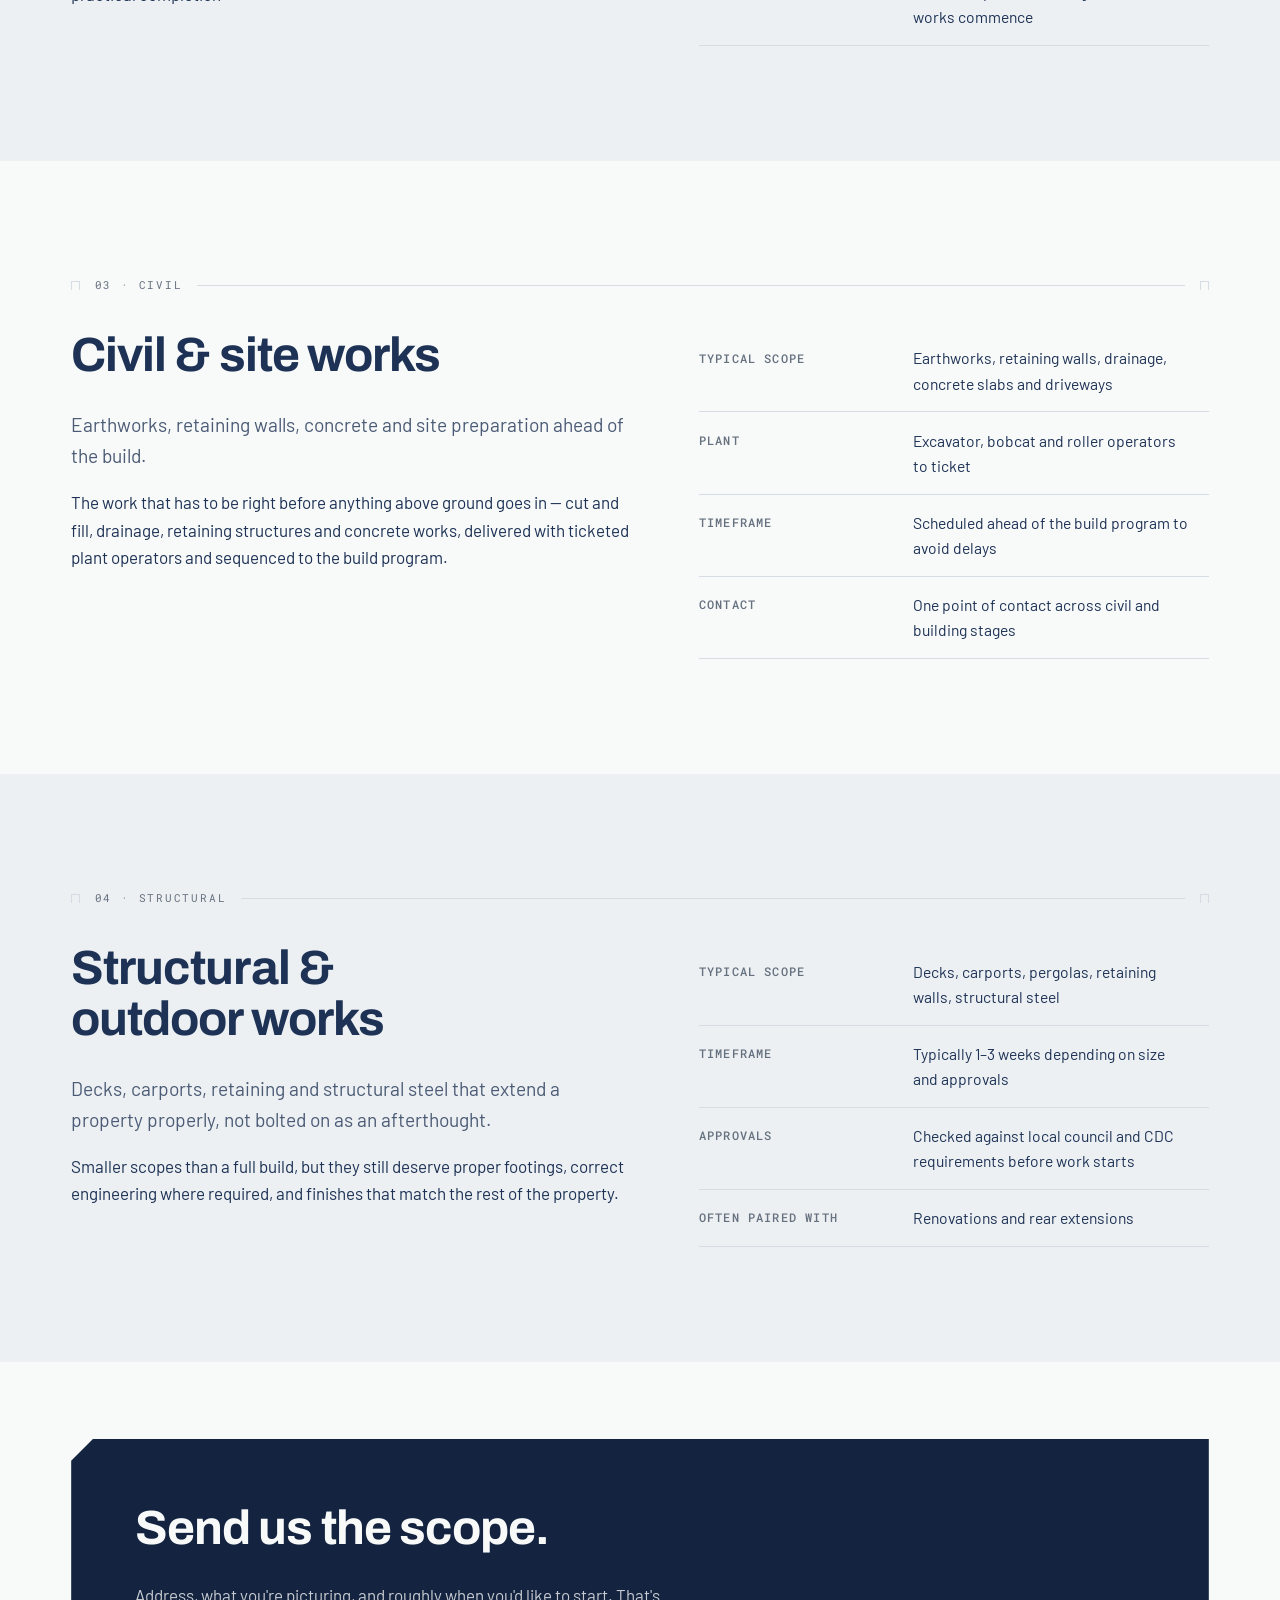
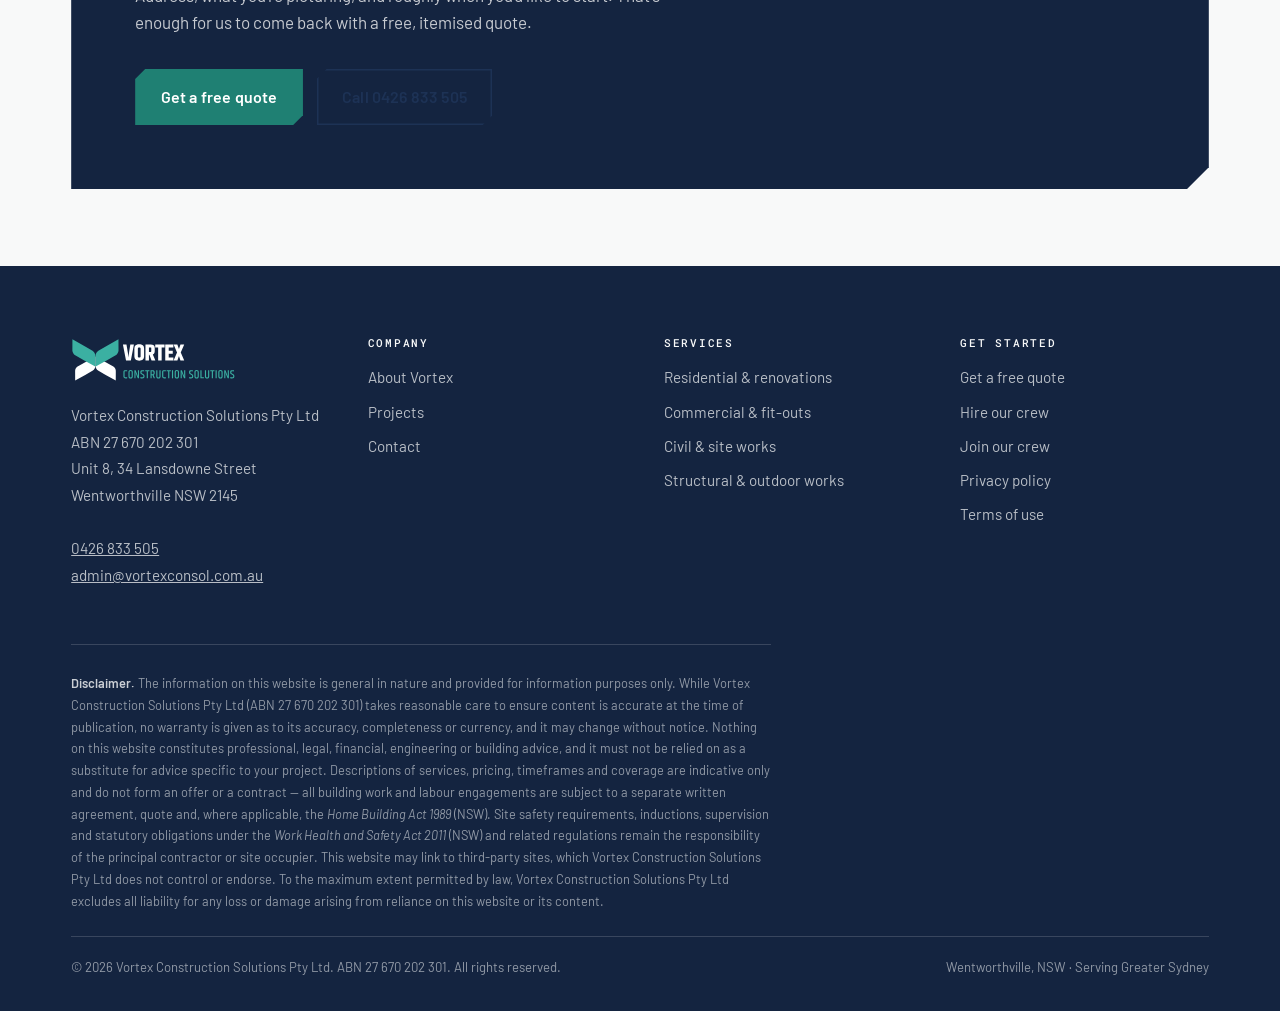
<file: services.html>
<!DOCTYPE html>
<html lang="en-AU">
<head>
<meta charset="utf-8">
<meta name="viewport" content="width=device-width, initial-scale=1">
<title>Residential, Commercial &amp; Civil Construction | Vortex Construction Solutions</title>
<meta name="description" content="Residential construction, commercial fit-outs, civil and site works, and structural outdoor works for clients across Greater Sydney.">
<link rel="canonical" href="https://www.vortexconsol.com.au/services.html">
<meta name="robots" content="index, follow, max-image-preview:large">
<meta name="theme-color" content="#1D3255">
<meta name="geo.region" content="AU-NSW">
<meta name="geo.placename" content="Wentworthville, New South Wales">

<meta property="og:type" content="website">
<meta property="og:site_name" content="Vortex Construction Solutions">
<meta property="og:locale" content="en_AU">
<meta property="og:title" content="Residential, Commercial &amp; Civil Construction | Vortex Construction Solutions">
<meta property="og:description" content="Residential construction, commercial fit-outs, civil and site works, and structural outdoor works across Greater Sydney.">
<meta property="og:url" content="https://www.vortexconsol.com.au/services.html">
<meta property="og:image" content="https://www.vortexconsol.com.au/assets/og-image.png">
<meta property="og:image:width" content="1200">
<meta property="og:image:height" content="630">
<meta name="twitter:card" content="summary_large_image">
<meta name="twitter:title" content="Residential, Commercial &amp; Civil Construction | Vortex Construction Solutions">
<meta name="twitter:description" content="Residential construction, commercial fit-outs, civil and site works, and structural outdoor works across Greater Sydney.">
<meta name="twitter:image" content="https://www.vortexconsol.com.au/assets/og-image.png">

<link rel="icon" href="/assets/favicon.svg" type="image/svg+xml">
<link rel="icon" href="/assets/favicon.ico" sizes="any">
<link rel="icon" href="/assets/favicon-512.png" type="image/png">
<link rel="apple-touch-icon" href="/assets/apple-touch-icon.png">

<link rel="preconnect" href="https://fonts.googleapis.com">
<link rel="preconnect" href="https://fonts.gstatic.com" crossorigin>
<link rel="stylesheet" href="https://fonts.googleapis.com/css2?family=Archivo:wght@400;600;700;800&family=Barlow:wght@400;500;600&family=Roboto+Mono:wght@400;500&display=swap">
<link rel="stylesheet" href="/css/style.css">
<script type="application/ld+json">
{"@context":"https://schema.org","@type":"BreadcrumbList","itemListElement":[
{"@type":"ListItem","position":1,"name":"Home","item":"https://www.vortexconsol.com.au/"},
{"@type":"ListItem","position":2,"name":"Services","item":"https://www.vortexconsol.com.au/services.html"}]}
</script>
<script type="application/ld+json">
{"@context":"https://schema.org","@type":"Service","serviceType":"Residential, commercial and civil construction","provider":{"@id":"https://www.vortexconsol.com.au/#organisation"},"areaServed":{"@type":"State","name":"New South Wales"},"hasOfferCatalog":{"@type":"OfferCatalog","name":"Construction services","itemListElement":[
{"@type":"Offer","itemOffered":{"@type":"Service","name":"Residential construction & renovations"}},
{"@type":"Offer","itemOffered":{"@type":"Service","name":"Commercial construction & fit-outs"}},
{"@type":"Offer","itemOffered":{"@type":"Service","name":"Civil & site works"}},
{"@type":"Offer","itemOffered":{"@type":"Service","name":"Structural & outdoor works"}}]}}
</script>
</head>
<body>
<a class="skip" href="#main">Skip to content</a>
<header class="site-head">
  <div class="wrap head-in">
    <a class="brand" href="/" aria-label="Vortex Construction Solutions — home">
      <img class="brand-logo" src="/assets/vortex-logo.svg" alt="Vortex Construction Solutions" width="950" height="254">
    </a>
    <button class="nav-toggle" type="button" aria-expanded="false" aria-controls="primary-nav" aria-label="Open menu">
      <svg viewBox="0 0 24 24" fill="none" stroke="currentColor" stroke-width="2" aria-hidden="true"><path d="M3 6h18M3 12h18M3 18h18"/></svg>
    </button>
    <nav class="nav" id="primary-nav" data-open="false" aria-label="Primary">
      <a href="/services.html" aria-current="page">Services</a>
      <a href="/projects.html">Projects</a>
      <a href="/workforce.html">Workforce</a>
      <a href="/about.html">About</a>
      <a href="/contact.html">Contact</a>
      <a class="btn btn--primary" href="/contact.html?type=Get%20a%20quote">Get a free quote</a>
    </nav>
  </div>
</header>

<div class="wrap crumbs"><a href="/">Home</a> &nbsp;/&nbsp; Services</div>
<main id="main">
  <section class="wrap page-head">
    <span class="eyebrow">Services</span>
    <h1>Built to a plan, not a guess.</h1>
    <p class="lead">Four services that often overlap. Clients usually start with one and pull in the rest as the
      project takes shape.</p>
  </section>

  <section class="section" id="residential">
    <div class="wrap">
      <p class="dimline"><span>01 &middot; Residential</span><i></i></p>
      <div class="split">
        <div class="reveal">
          <h2>Residential construction &amp; renovations</h2>
          <p class="lead">New homes, renovations and extensions, managed from first sketch through to handover.</p>
          <p>Useful whether you're renovating a tired house room by room, adding an extension to unlock space, or
            building new from a cleared block. We manage design input, approvals, trades and sequencing so the
            program actually holds.</p>
        </div>
        <div class="reveal">
          <table class="spec">
            <tr><th>Typical scope</th><td>Renovations, extensions, knockdown rebuilds, new dwellings</td></tr>
            <tr><th>Timeframe</th><td>From a few weeks for a single room to several months for a full build</td></tr>
            <tr><th>Approvals</th><td>DA / CDC and Construction Certificate arranged as part of the scope where required</td></tr>
            <tr><th>Quoting</th><td>Free, itemised written quote before any work begins</td></tr>
          </table>
        </div>
      </div>
    </div>
  </section>

  <section class="section section--concrete" id="commercial">
    <div class="wrap">
      <p class="dimline"><span>02 &middot; Commercial</span><i></i></p>
      <div class="split">
        <div class="reveal">
          <h2>Commercial construction &amp; fit-outs</h2>
          <p class="lead">Shopfronts, offices and tenancy fit-outs delivered to a fixed program, with minimal
            disruption to trading hours.</p>
          <p>We coordinate base-build works, partitioning, services coordination and finishes as one sequenced job,
            with a single point of contact from quote to practical completion.</p>
        </div>
        <div class="reveal">
          <table class="spec">
            <tr><th>Typical scope</th><td>Shopfronts, office fit-outs, retail tenancies, small commercial builds</td></tr>
            <tr><th>Timeframe</th><td>Typically 2&ndash;10 weeks depending on scope and services coordination</td></tr>
            <tr><th>Trades coordinated</th><td>Partitioning, electrical, mechanical, fire, joinery, finishes</td></tr>
            <tr><th>Program</th><td>Fixed completion date, agreed before works commence</td></tr>
          </table>
        </div>
      </div>
    </div>
  </section>

  <section class="section" id="civil">
    <div class="wrap">
      <p class="dimline"><span>03 &middot; Civil</span><i></i></p>
      <div class="split">
        <div class="reveal">
          <h2>Civil &amp; site works</h2>
          <p class="lead">Earthworks, retaining walls, concrete and site preparation ahead of the build.</p>
          <p>The work that has to be right before anything above ground goes in — cut and fill, drainage, retaining
            structures and concrete works, delivered with ticketed plant operators and sequenced to the build
            program.</p>
        </div>
        <div class="reveal">
          <table class="spec">
            <tr><th>Typical scope</th><td>Earthworks, retaining walls, drainage, concrete slabs and driveways</td></tr>
            <tr><th>Plant</th><td>Excavator, bobcat and roller operators to ticket</td></tr>
            <tr><th>Timeframe</th><td>Scheduled ahead of the build program to avoid delays</td></tr>
            <tr><th>Contact</th><td>One point of contact across civil and building stages</td></tr>
          </table>
        </div>
      </div>
    </div>
  </section>

  <section class="section section--concrete" id="structural">
    <div class="wrap">
      <p class="dimline"><span>04 &middot; Structural</span><i></i></p>
      <div class="split">
        <div class="reveal">
          <h2>Structural &amp; outdoor works</h2>
          <p class="lead">Decks, carports, retaining and structural steel that extend a property properly, not
            bolted on as an afterthought.</p>
          <p>Smaller scopes than a full build, but they still deserve proper footings, correct engineering where
            required, and finishes that match the rest of the property.</p>
        </div>
        <div class="reveal">
          <table class="spec">
            <tr><th>Typical scope</th><td>Decks, carports, pergolas, retaining walls, structural steel</td></tr>
            <tr><th>Timeframe</th><td>Typically 1&ndash;3 weeks depending on size and approvals</td></tr>
            <tr><th>Approvals</th><td>Checked against local council and CDC requirements before work starts</td></tr>
            <tr><th>Often paired with</th><td>Renovations and rear extensions</td></tr>
          </table>
        </div>
      </div>
    </div>
  </section>

  <section class="section section--tight">
    <div class="wrap">
      <div class="band chamfer reveal">
        <h2>Send us the scope.</h2>
        <p>Address, what you're picturing, and roughly when you'd like to start. That's enough for us to come back
          with a free, itemised quote.</p>
        <div class="btn-row">
          <a class="btn btn--primary" href="/contact.html?type=Get%20a%20quote">Get a free quote</a>
          <a class="btn btn--ghost" href="tel:+61426833505">Call 0426 833 505</a>
        </div>
      </div>
    </div>
  </section>
</main>
<footer class="site-foot">
  <div class="wrap">
    <div class="foot-top">
      <div class="foot-brand">
        <div class="brand">
          <img class="brand-logo" src="/assets/vortex-logo-light.svg" alt="Vortex Construction Solutions" width="950" height="254">
        </div>
        <address>
          Vortex Construction Solutions Pty Ltd<br>
          ABN 27 670 202 301<br>
          Unit 8, 34 Lansdowne Street<br>
          Wentworthville NSW 2145<br><br>
          <a href="tel:+61426833505">0426 833 505</a><br>
          <a href="mailto:admin@vortexconsol.com.au">admin@vortexconsol.com.au</a>
        </address>
      </div>
      <div>
        <h4>Company</h4>
        <ul class="foot-links">
          <li><a href="/about.html">About Vortex</a></li>
          <li><a href="/projects.html">Projects</a></li>
          <li><a href="/contact.html">Contact</a></li>
        </ul>
      </div>
      <div>
        <h4>Services</h4>
        <ul class="foot-links">
          <li><a href="/services.html#residential">Residential &amp; renovations</a></li>
          <li><a href="/services.html#commercial">Commercial &amp; fit-outs</a></li>
          <li><a href="/services.html#civil">Civil &amp; site works</a></li>
          <li><a href="/services.html#structural">Structural &amp; outdoor works</a></li>
        </ul>
      </div>
      <div>
        <h4>Get started</h4>
        <ul class="foot-links">
          <li><a href="/contact.html?type=Get%20a%20quote">Get a free quote</a></li>
          <li><a href="/workforce.html">Hire our crew</a></li>
          <li><a href="/workforce.html#join">Join our crew</a></li>
          <li><a href="/privacy.html">Privacy policy</a></li>
          <li><a href="/terms.html">Terms of use</a></li>
        </ul>
      </div>
    </div>

    <p class="foot-disclaimer"><strong>Disclaimer.</strong> The information on this website is general in nature and provided for
information purposes only. While Vortex Construction Solutions Pty Ltd (ABN 27 670 202 301) takes reasonable care to
ensure content is accurate at the time of publication, no warranty is given as to its accuracy, completeness or
currency, and it may change without notice. Nothing on this website constitutes professional, legal, financial,
engineering or building advice, and it must not be relied on as a substitute for advice specific to your project.
Descriptions of services, pricing, timeframes and coverage are indicative only and do not form an offer or a
contract — all building work and labour engagements are subject to a separate written agreement, quote and, where
applicable, the <em>Home Building Act 1989</em> (NSW). Site safety requirements, inductions, supervision and statutory
obligations under the <em>Work Health and Safety Act 2011</em> (NSW) and related regulations remain the responsibility
of the principal contractor or site occupier. This website may link to third-party sites, which Vortex Construction
Solutions Pty Ltd does not control or endorse. To the maximum extent permitted by law, Vortex Construction Solutions
Pty Ltd excludes all liability for any loss or damage arising from reliance on this website or its content.</p>

    <div class="foot-base">
      <span>&copy; <span data-year>2026</span> Vortex Construction Solutions Pty Ltd. ABN 27 670 202 301. All rights reserved.</span>
      <span>Wentworthville, NSW &middot; Serving Greater Sydney</span>
    </div>
  </div>
</footer>
<script src="/js/main.js" defer></script>
</body>
</html>
</file>
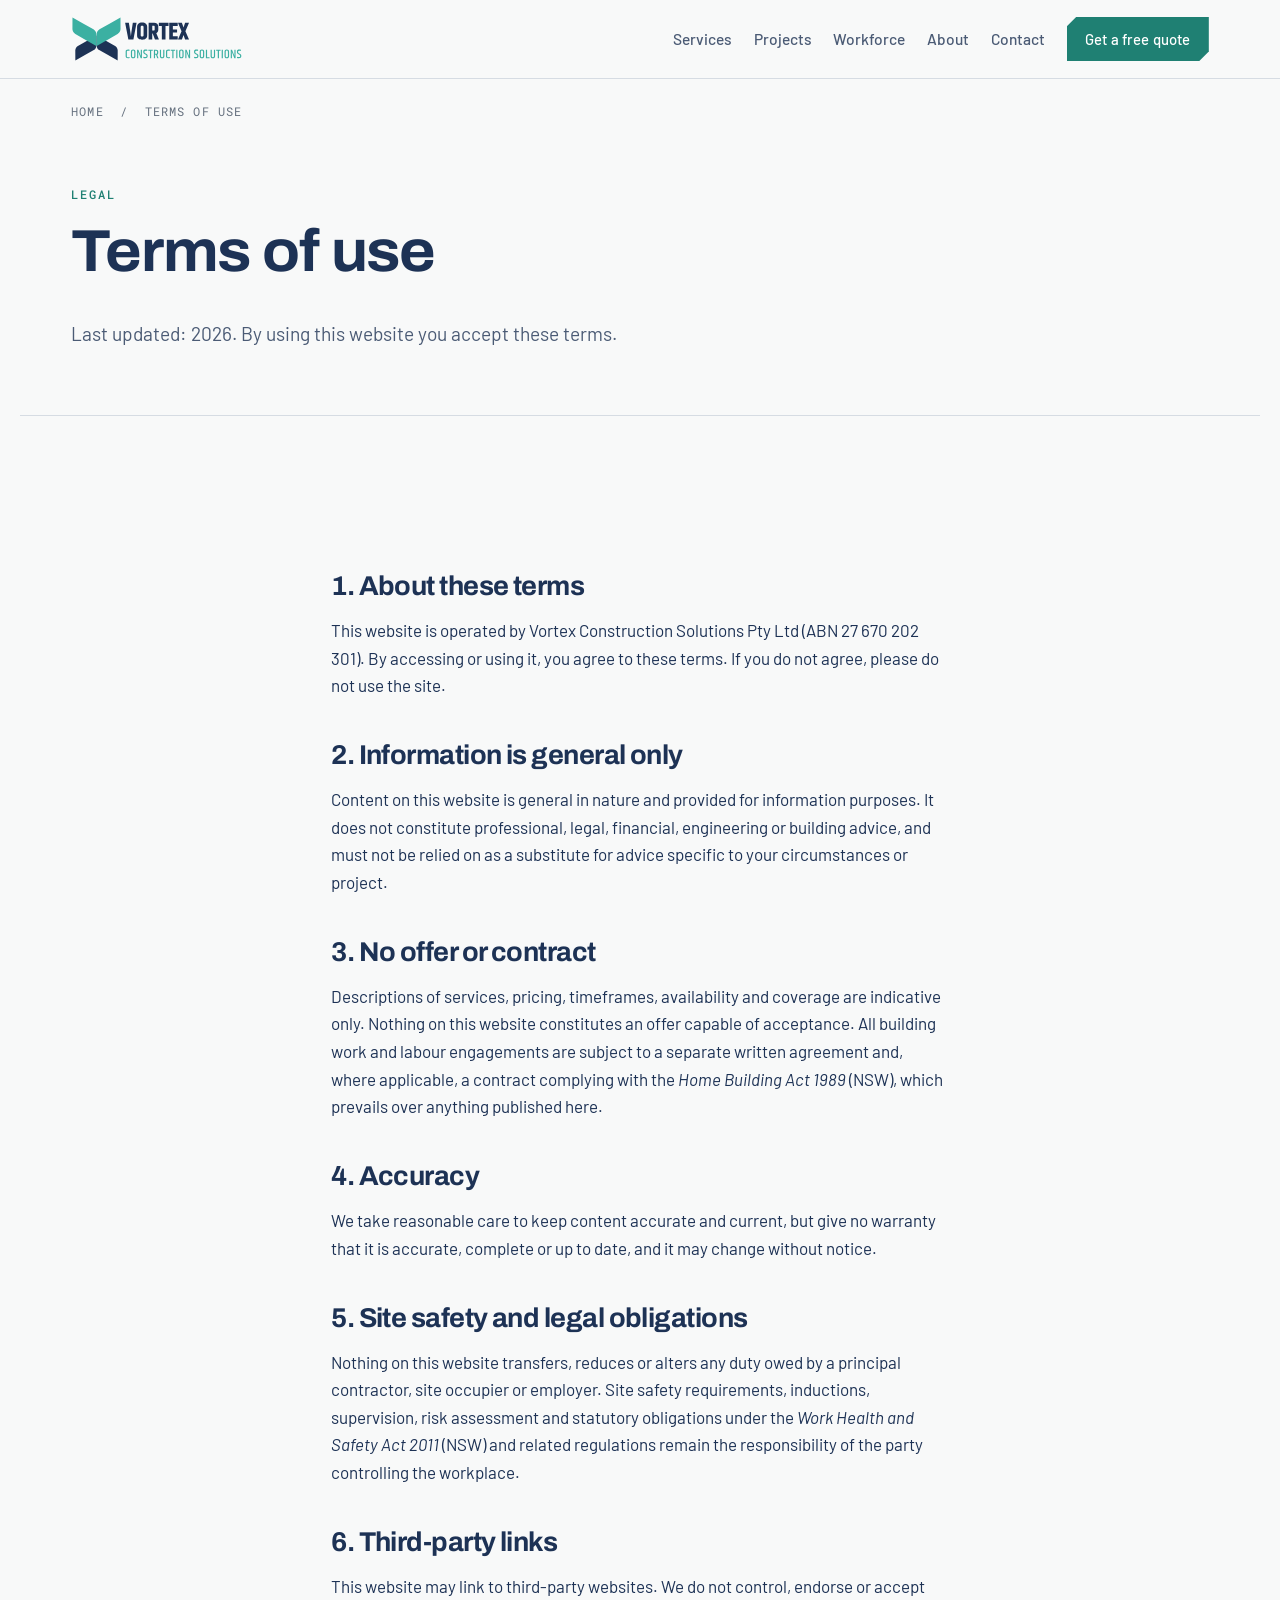
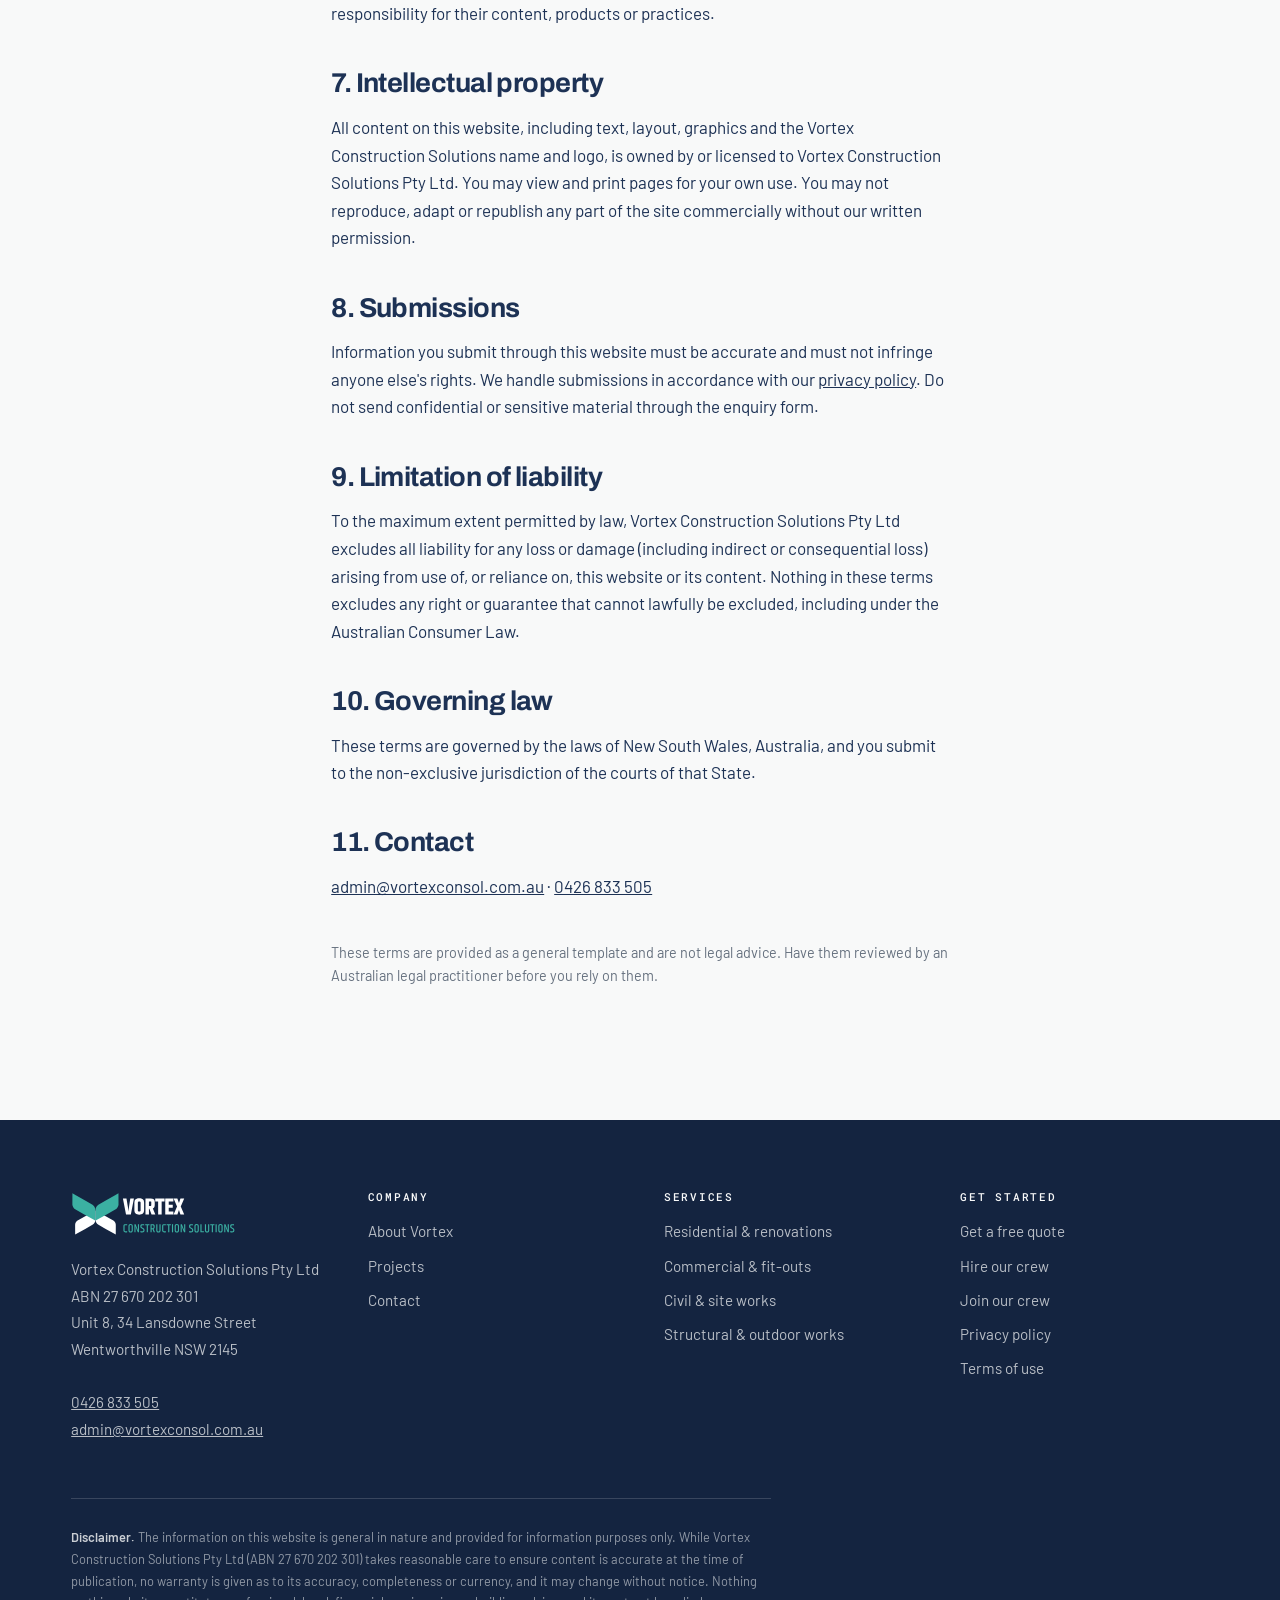
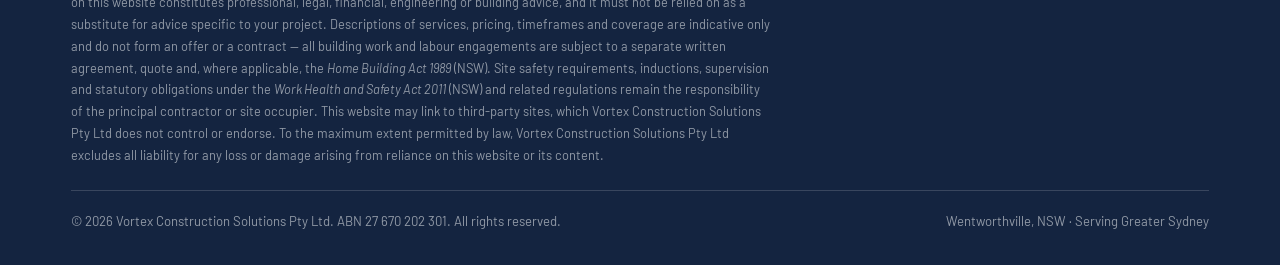
<file: terms.html>
<!DOCTYPE html>
<html lang="en-AU">
<head>
<meta charset="utf-8">
<meta name="viewport" content="width=device-width, initial-scale=1">
<title>Terms of Use | Vortex Construction Solutions</title>
<meta name="description" content="Terms of use for the Vortex Construction Solutions Pty Ltd website, including disclaimers and limitation of liability.">
<link rel="canonical" href="https://www.vortexconsol.com.au/terms.html">
<meta name="robots" content="index, follow, max-image-preview:large">
<meta name="theme-color" content="#1D3255">
<meta name="geo.region" content="AU-NSW">
<meta name="geo.placename" content="Wentworthville, New South Wales">

<meta property="og:type" content="website">
<meta property="og:site_name" content="Vortex Construction Solutions">
<meta property="og:locale" content="en_AU">
<meta property="og:title" content="Terms of Use | Vortex Construction Solutions">
<meta property="og:description" content="Terms of use for the Vortex Construction Solutions Pty Ltd website.">
<meta property="og:url" content="https://www.vortexconsol.com.au/terms.html">
<meta property="og:image" content="https://www.vortexconsol.com.au/assets/og-image.png">
<meta property="og:image:width" content="1200">
<meta property="og:image:height" content="630">
<meta name="twitter:card" content="summary_large_image">
<meta name="twitter:title" content="Terms of Use | Vortex Construction Solutions">
<meta name="twitter:description" content="Terms of use for the Vortex Construction Solutions Pty Ltd website.">
<meta name="twitter:image" content="https://www.vortexconsol.com.au/assets/og-image.png">

<link rel="icon" href="/assets/favicon.svg" type="image/svg+xml">
<link rel="icon" href="/assets/favicon.ico" sizes="any">
<link rel="icon" href="/assets/favicon-512.png" type="image/png">
<link rel="apple-touch-icon" href="/assets/apple-touch-icon.png">

<link rel="preconnect" href="https://fonts.googleapis.com">
<link rel="preconnect" href="https://fonts.gstatic.com" crossorigin>
<link rel="stylesheet" href="https://fonts.googleapis.com/css2?family=Archivo:wght@400;600;700;800&family=Barlow:wght@400;500;600&family=Roboto+Mono:wght@400;500&display=swap">
<link rel="stylesheet" href="/css/style.css">
<script type="application/ld+json">
{"@context":"https://schema.org","@type":"BreadcrumbList","itemListElement":[
{"@type":"ListItem","position":1,"name":"Home","item":"https://www.vortexconsol.com.au/"},
{"@type":"ListItem","position":2,"name":"Terms of use","item":"https://www.vortexconsol.com.au/terms.html"}]}
</script>
</head>
<body>
<a class="skip" href="#main">Skip to content</a>
<header class="site-head">
  <div class="wrap head-in">
    <a class="brand" href="/" aria-label="Vortex Construction Solutions — home">
      <img class="brand-logo" src="/assets/vortex-logo.svg" alt="Vortex Construction Solutions" width="950" height="254">
    </a>
    <button class="nav-toggle" type="button" aria-expanded="false" aria-controls="primary-nav" aria-label="Open menu">
      <svg viewBox="0 0 24 24" fill="none" stroke="currentColor" stroke-width="2" aria-hidden="true"><path d="M3 6h18M3 12h18M3 18h18"/></svg>
    </button>
    <nav class="nav" id="primary-nav" data-open="false" aria-label="Primary">
      <a href="/services.html">Services</a>
      <a href="/projects.html">Projects</a>
      <a href="/workforce.html">Workforce</a>
      <a href="/about.html">About</a>
      <a href="/contact.html">Contact</a>
      <a class="btn btn--primary" href="/contact.html?type=Get%20a%20quote">Get a free quote</a>
    </nav>
  </div>
</header>

<div class="wrap crumbs"><a href="/">Home</a> &nbsp;/&nbsp; Terms of use</div>
<main id="main">
  <section class="wrap page-head">
    <span class="eyebrow">Legal</span>
    <h1>Terms of use</h1>
    <p class="lead">Last updated: <span data-year>2026</span>. By using this website you accept these terms.</p>
  </section>

  <section class="section">
    <div class="wrap prose">
      <h2>1. About these terms</h2>
      <p>This website is operated by Vortex Construction Solutions Pty Ltd (ABN 27 670 202 301). By accessing or
        using it, you agree to these terms. If you do not agree, please do not use the site.</p>

      <h2>2. Information is general only</h2>
      <p>Content on this website is general in nature and provided for information purposes. It does not constitute
        professional, legal, financial, engineering or building advice, and must not be relied on as a substitute for
        advice specific to your circumstances or project.</p>

      <h2>3. No offer or contract</h2>
      <p>Descriptions of services, pricing, timeframes, availability and coverage are indicative only. Nothing on
        this website constitutes an offer capable of acceptance. All building work and labour engagements are subject
        to a separate written agreement and, where applicable, a contract complying with the <em>Home Building Act
        1989</em> (NSW), which prevails over anything published here.</p>

      <h2>4. Accuracy</h2>
      <p>We take reasonable care to keep content accurate and current, but give no warranty that it is accurate,
        complete or up to date, and it may change without notice.</p>

      <h2>5. Site safety and legal obligations</h2>
      <p>Nothing on this website transfers, reduces or alters any duty owed by a principal contractor, site occupier
        or employer. Site safety requirements, inductions, supervision, risk assessment and statutory obligations
        under the <em>Work Health and Safety Act 2011</em> (NSW) and related regulations remain the responsibility of
        the party controlling the workplace.</p>

      <h2>6. Third-party links</h2>
      <p>This website may link to third-party websites. We do not control, endorse or accept responsibility for their
        content, products or practices.</p>

      <h2>7. Intellectual property</h2>
      <p>All content on this website, including text, layout, graphics and the Vortex Construction Solutions name and
        logo, is owned by or licensed to Vortex Construction Solutions Pty Ltd. You may view and print pages for your
        own use. You may not reproduce, adapt or republish any part of the site commercially without our written
        permission.</p>

      <h2>8. Submissions</h2>
      <p>Information you submit through this website must be accurate and must not infringe anyone else's rights. We
        handle submissions in accordance with our <a href="/privacy.html">privacy policy</a>. Do not send confidential
        or sensitive material through the enquiry form.</p>

      <h2>9. Limitation of liability</h2>
      <p>To the maximum extent permitted by law, Vortex Construction Solutions Pty Ltd excludes all liability for any
        loss or damage (including indirect or consequential loss) arising from use of, or reliance on, this website
        or its content. Nothing in these terms excludes any right or guarantee that cannot lawfully be excluded,
        including under the Australian Consumer Law.</p>

      <h2>10. Governing law</h2>
      <p>These terms are governed by the laws of New South Wales, Australia, and you submit to the non-exclusive
        jurisdiction of the courts of that State.</p>

      <h2>11. Contact</h2>
      <p><a href="mailto:admin@vortexconsol.com.au">admin@vortexconsol.com.au</a> &middot;
        <a href="tel:+61426833505">0426 833 505</a></p>

      <p style="margin-top:2.5rem;font-size:.9rem;color:var(--muted)">These terms are provided as a general template
        and are not legal advice. Have them reviewed by an Australian legal practitioner before you rely on them.</p>
    </div>
  </section>
</main>
<footer class="site-foot">
  <div class="wrap">
    <div class="foot-top">
      <div class="foot-brand">
        <div class="brand">
          <img class="brand-logo" src="/assets/vortex-logo-light.svg" alt="Vortex Construction Solutions" width="950" height="254">
        </div>
        <address>
          Vortex Construction Solutions Pty Ltd<br>
          ABN 27 670 202 301<br>
          Unit 8, 34 Lansdowne Street<br>
          Wentworthville NSW 2145<br><br>
          <a href="tel:+61426833505">0426 833 505</a><br>
          <a href="mailto:admin@vortexconsol.com.au">admin@vortexconsol.com.au</a>
        </address>
      </div>
      <div>
        <h4>Company</h4>
        <ul class="foot-links">
          <li><a href="/about.html">About Vortex</a></li>
          <li><a href="/projects.html">Projects</a></li>
          <li><a href="/contact.html">Contact</a></li>
        </ul>
      </div>
      <div>
        <h4>Services</h4>
        <ul class="foot-links">
          <li><a href="/services.html#residential">Residential &amp; renovations</a></li>
          <li><a href="/services.html#commercial">Commercial &amp; fit-outs</a></li>
          <li><a href="/services.html#civil">Civil &amp; site works</a></li>
          <li><a href="/services.html#structural">Structural &amp; outdoor works</a></li>
        </ul>
      </div>
      <div>
        <h4>Get started</h4>
        <ul class="foot-links">
          <li><a href="/contact.html?type=Get%20a%20quote">Get a free quote</a></li>
          <li><a href="/workforce.html">Hire our crew</a></li>
          <li><a href="/workforce.html#join">Join our crew</a></li>
          <li><a href="/privacy.html">Privacy policy</a></li>
          <li><a href="/terms.html">Terms of use</a></li>
        </ul>
      </div>
    </div>

    <p class="foot-disclaimer"><strong>Disclaimer.</strong> The information on this website is general in nature and provided for
information purposes only. While Vortex Construction Solutions Pty Ltd (ABN 27 670 202 301) takes reasonable care to
ensure content is accurate at the time of publication, no warranty is given as to its accuracy, completeness or
currency, and it may change without notice. Nothing on this website constitutes professional, legal, financial,
engineering or building advice, and it must not be relied on as a substitute for advice specific to your project.
Descriptions of services, pricing, timeframes and coverage are indicative only and do not form an offer or a
contract — all building work and labour engagements are subject to a separate written agreement, quote and, where
applicable, the <em>Home Building Act 1989</em> (NSW). Site safety requirements, inductions, supervision and statutory
obligations under the <em>Work Health and Safety Act 2011</em> (NSW) and related regulations remain the responsibility
of the principal contractor or site occupier. This website may link to third-party sites, which Vortex Construction
Solutions Pty Ltd does not control or endorse. To the maximum extent permitted by law, Vortex Construction Solutions
Pty Ltd excludes all liability for any loss or damage arising from reliance on this website or its content.</p>

    <div class="foot-base">
      <span>&copy; <span data-year>2026</span> Vortex Construction Solutions Pty Ltd. ABN 27 670 202 301. All rights reserved.</span>
      <span>Wentworthville, NSW &middot; Serving Greater Sydney</span>
    </div>
  </div>
</footer>
<script src="/js/main.js" defer></script>
</body>
</html>
</file>
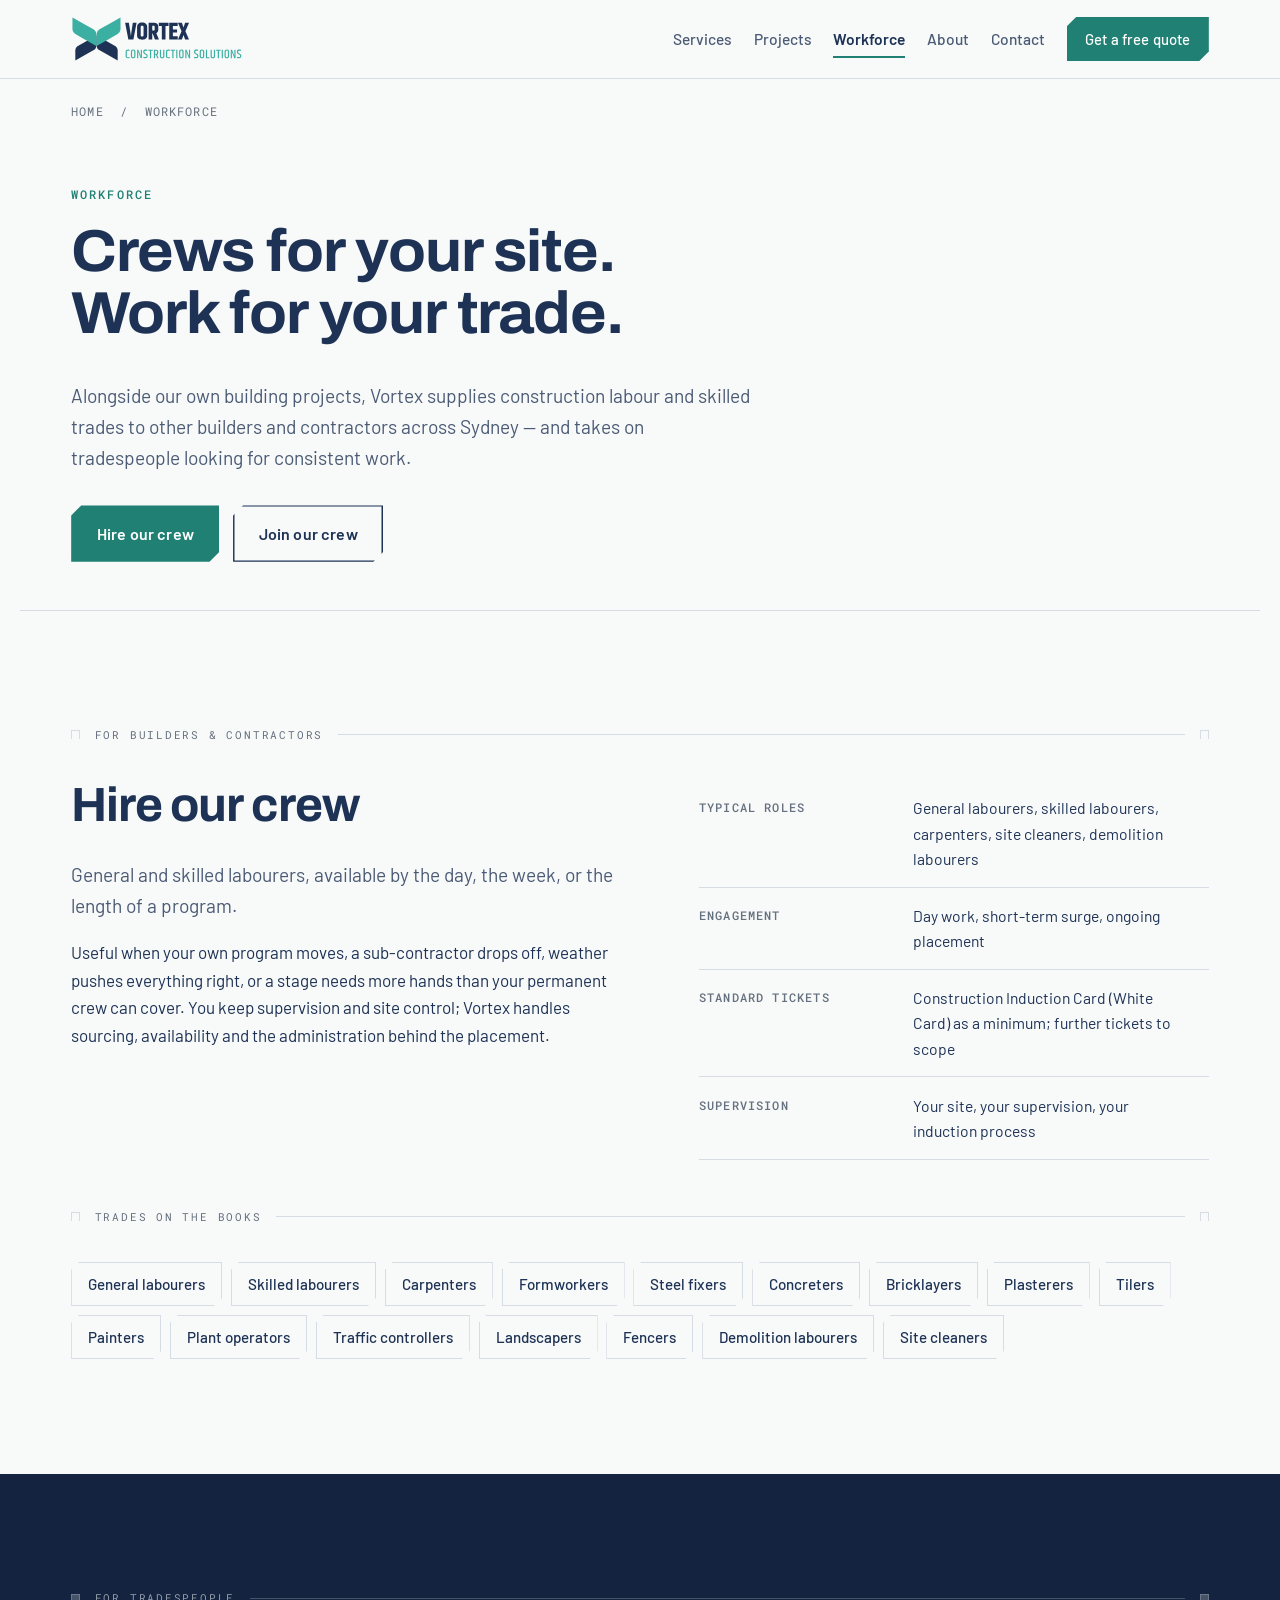
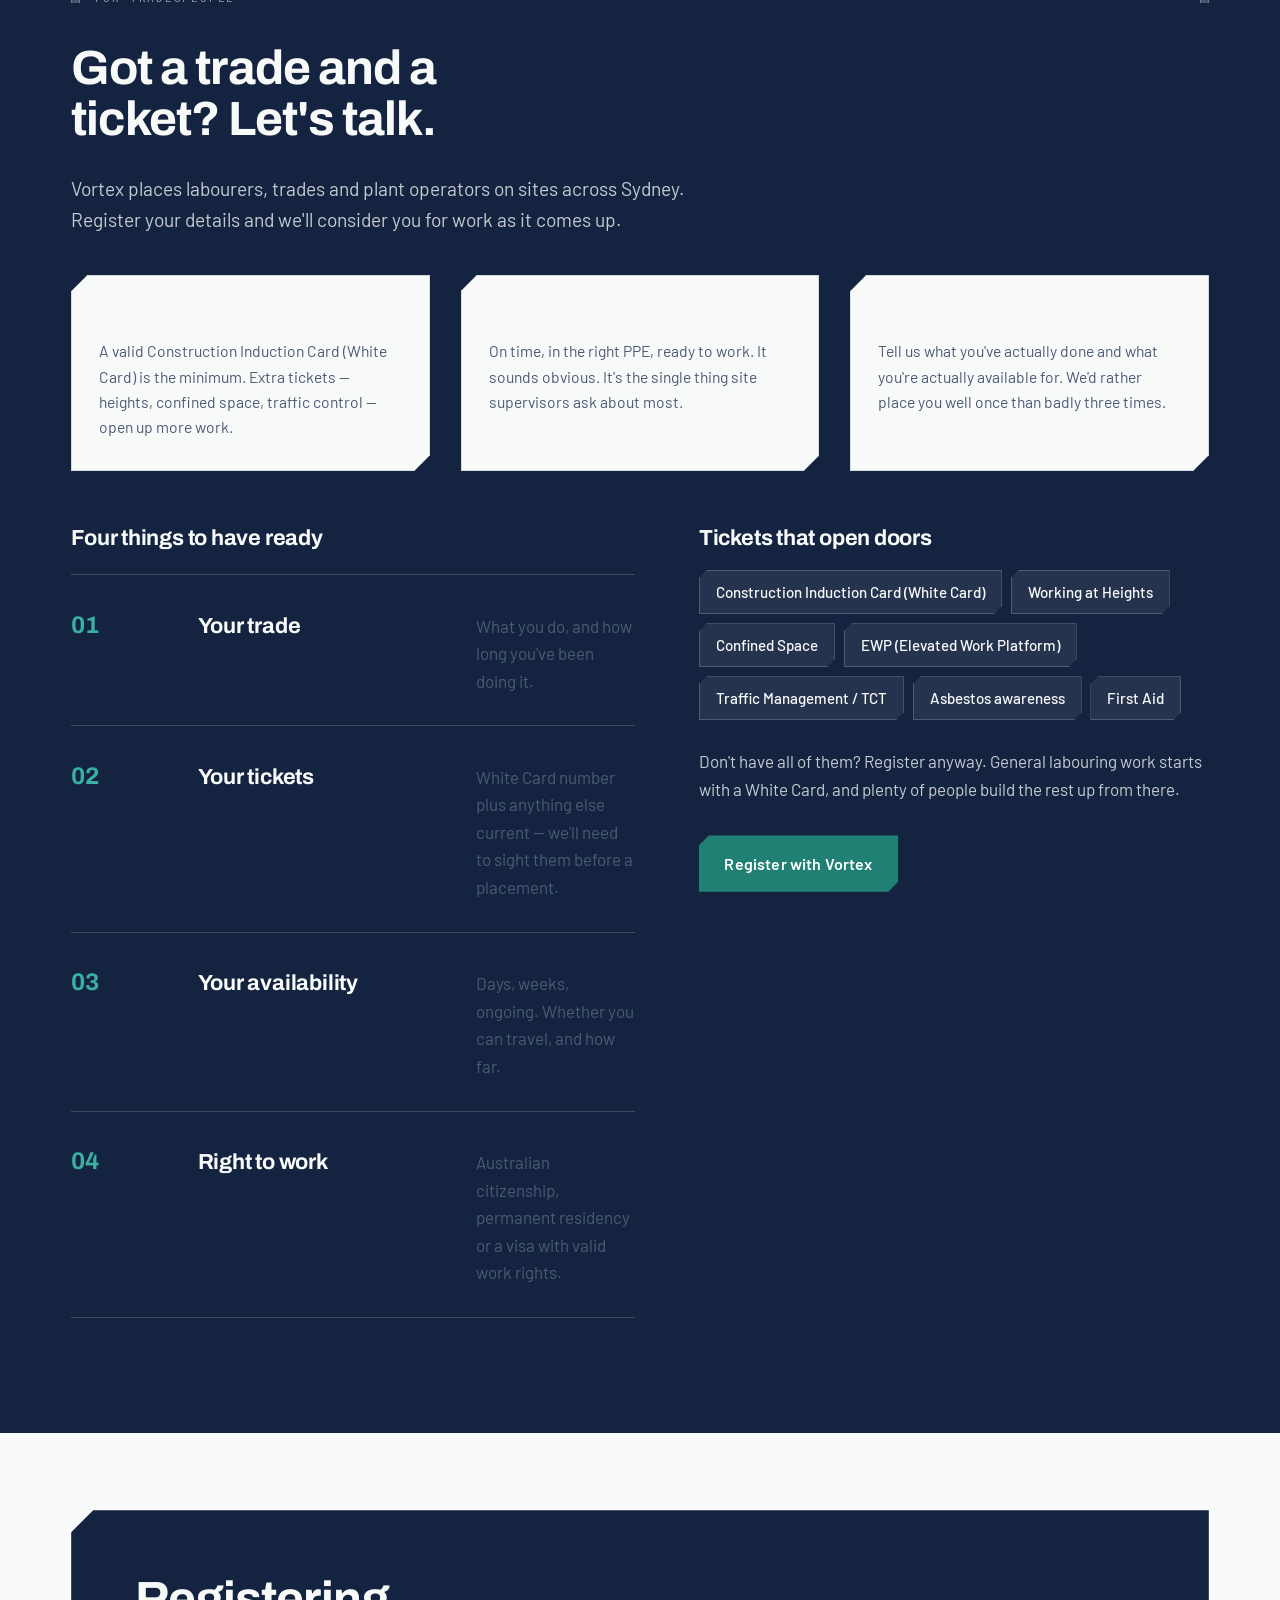
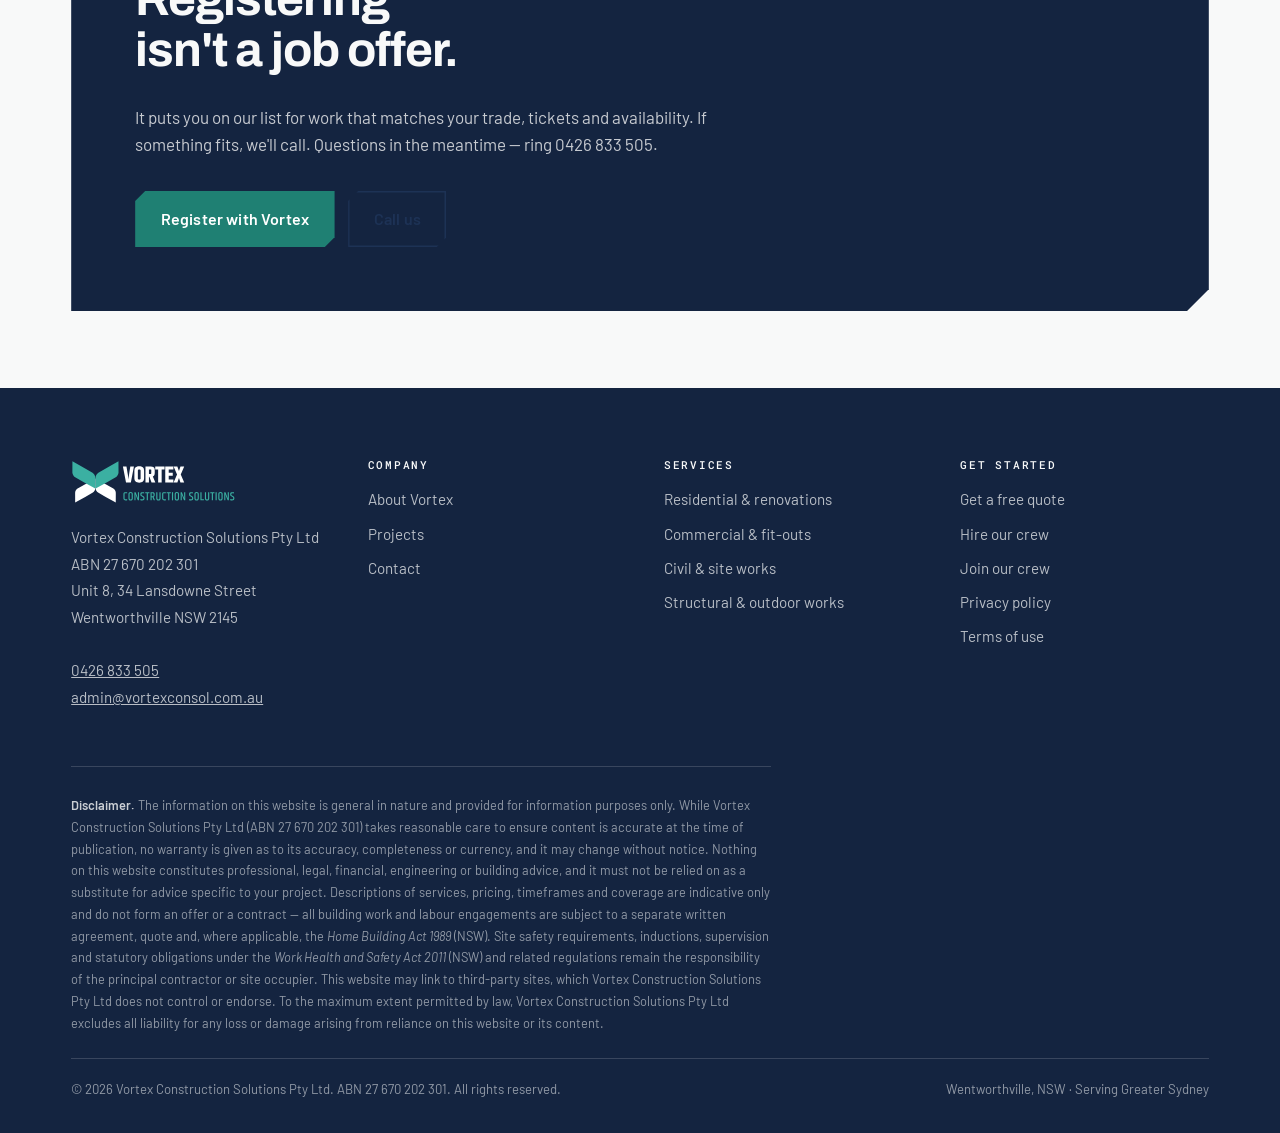
<file: workforce.html>
<!DOCTYPE html>
<html lang="en-AU">
<head>
<meta charset="utf-8">
<meta name="viewport" content="width=device-width, initial-scale=1">
<title>Hire a Crew or Find Building Work | Vortex Construction Solutions</title>
<meta name="description" content="Vortex Construction Solutions supplies labourers and tradespeople to other builders and contractors across Sydney, and takes on registrations from tradespeople looking for work.">
<link rel="canonical" href="https://www.vortexconsol.com.au/workforce.html">
<meta name="robots" content="index, follow, max-image-preview:large">
<meta name="theme-color" content="#1D3255">
<meta name="geo.region" content="AU-NSW">
<meta name="geo.placename" content="Wentworthville, New South Wales">

<meta property="og:type" content="website">
<meta property="og:site_name" content="Vortex Construction Solutions">
<meta property="og:locale" content="en_AU">
<meta property="og:title" content="Hire a Crew or Find Building Work | Vortex Construction Solutions">
<meta property="og:description" content="Labour hire and skilled trades for builders, plus registrations for tradespeople looking for work, across Sydney.">
<meta property="og:url" content="https://www.vortexconsol.com.au/workforce.html">
<meta property="og:image" content="https://www.vortexconsol.com.au/assets/og-image.png">
<meta property="og:image:width" content="1200">
<meta property="og:image:height" content="630">
<meta name="twitter:card" content="summary_large_image">
<meta name="twitter:title" content="Hire a Crew or Find Building Work | Vortex Construction Solutions">
<meta name="twitter:description" content="Labour hire and skilled trades for builders, plus registrations for tradespeople looking for work, across Sydney.">
<meta name="twitter:image" content="https://www.vortexconsol.com.au/assets/og-image.png">

<link rel="icon" href="/assets/favicon.svg" type="image/svg+xml">
<link rel="icon" href="/assets/favicon.ico" sizes="any">
<link rel="icon" href="/assets/favicon-512.png" type="image/png">
<link rel="apple-touch-icon" href="/assets/apple-touch-icon.png">

<link rel="preconnect" href="https://fonts.googleapis.com">
<link rel="preconnect" href="https://fonts.gstatic.com" crossorigin>
<link rel="stylesheet" href="https://fonts.googleapis.com/css2?family=Archivo:wght@400;600;700;800&family=Barlow:wght@400;500;600&family=Roboto+Mono:wght@400;500&display=swap">
<link rel="stylesheet" href="/css/style.css">
<script type="application/ld+json">
{"@context":"https://schema.org","@type":"BreadcrumbList","itemListElement":[
{"@type":"ListItem","position":1,"name":"Home","item":"https://www.vortexconsol.com.au/"},
{"@type":"ListItem","position":2,"name":"Workforce","item":"https://www.vortexconsol.com.au/workforce.html"}]}
</script>
</head>
<body>
<a class="skip" href="#main">Skip to content</a>
<header class="site-head">
  <div class="wrap head-in">
    <a class="brand" href="/" aria-label="Vortex Construction Solutions — home">
      <img class="brand-logo" src="/assets/vortex-logo.svg" alt="Vortex Construction Solutions" width="950" height="254">
    </a>
    <button class="nav-toggle" type="button" aria-expanded="false" aria-controls="primary-nav" aria-label="Open menu">
      <svg viewBox="0 0 24 24" fill="none" stroke="currentColor" stroke-width="2" aria-hidden="true"><path d="M3 6h18M3 12h18M3 18h18"/></svg>
    </button>
    <nav class="nav" id="primary-nav" data-open="false" aria-label="Primary">
      <a href="/services.html">Services</a>
      <a href="/projects.html">Projects</a>
      <a href="/workforce.html" aria-current="page">Workforce</a>
      <a href="/about.html">About</a>
      <a href="/contact.html">Contact</a>
      <a class="btn btn--primary" href="/contact.html?type=Get%20a%20quote">Get a free quote</a>
    </nav>
  </div>
</header>

<div class="wrap crumbs"><a href="/">Home</a> &nbsp;/&nbsp; Workforce</div>
<main id="main">
  <section class="wrap page-head">
    <span class="eyebrow">Workforce</span>
    <h1>Crews for your site. Work for your trade.</h1>
    <p class="lead">Alongside our own building projects, Vortex supplies construction labour and skilled trades to
      other builders and contractors across Sydney — and takes on tradespeople looking for consistent work.</p>
    <div class="btn-row">
      <a class="btn btn--primary" href="/contact.html?type=Hire%20a%20crew">Hire our crew</a>
      <a class="btn btn--ghost" href="#join">Join our crew</a>
    </div>
  </section>

  <section class="section" id="hire">
    <div class="wrap">
      <p class="dimline"><span>For builders &amp; contractors</span><i></i></p>
      <div class="split">
        <div class="reveal">
          <h2>Hire our crew</h2>
          <p class="lead">General and skilled labourers, available by the day, the week, or the length of a
            program.</p>
          <p>Useful when your own program moves, a sub-contractor drops off, weather pushes everything right, or a
            stage needs more hands than your permanent crew can cover. You keep supervision and site control; Vortex
            handles sourcing, availability and the administration behind the placement.</p>
        </div>
        <div class="reveal">
          <table class="spec">
            <tr><th>Typical roles</th><td>General labourers, skilled labourers, carpenters, site cleaners, demolition labourers</td></tr>
            <tr><th>Engagement</th><td>Day work, short-term surge, ongoing placement</td></tr>
            <tr><th>Standard tickets</th><td>Construction Induction Card (White Card) as a minimum; further tickets to scope</td></tr>
            <tr><th>Supervision</th><td>Your site, your supervision, your induction process</td></tr>
          </table>
        </div>
      </div>
      <div class="reveal" style="margin-top:3rem">
        <p class="dimline"><span>Trades on the books</span><i></i></p>
        <ul class="chips">
          <li>General labourers</li><li>Skilled labourers</li><li>Carpenters</li><li>Formworkers</li>
          <li>Steel fixers</li><li>Concreters</li><li>Bricklayers</li><li>Plasterers</li>
          <li>Tilers</li><li>Painters</li><li>Plant operators</li><li>Traffic controllers</li>
          <li>Landscapers</li><li>Fencers</li><li>Demolition labourers</li><li>Site cleaners</li>
        </ul>
      </div>
    </div>
  </section>

  <section class="section section--ink" id="join">
    <div class="wrap">
      <p class="dimline"><span>For tradespeople</span><i></i></p>
      <h2 style="max-width:22ch">Got a trade and a ticket? Let's talk.</h2>
      <p class="lead">Vortex places labourers, trades and plant operators on sites across Sydney. Register your
        details and we'll consider you for work as it comes up.</p>
      <div class="grid grid--3 reveal" style="margin-top:2.5rem">
        <div class="card chamfer">
          <h3>Current tickets</h3>
          <p>A valid Construction Induction Card (White Card) is the minimum. Extra tickets — heights, confined
            space, traffic control — open up more work.</p>
        </div>
        <div class="card chamfer">
          <h3>You turn up</h3>
          <p>On time, in the right PPE, ready to work. It sounds obvious. It's the single thing site supervisors ask
            about most.</p>
        </div>
        <div class="card chamfer">
          <h3>Straight answers</h3>
          <p>Tell us what you've actually done and what you're actually available for. We'd rather place you well
            once than badly three times.</p>
        </div>
      </div>
      <div class="split" style="margin-top:3.5rem">
        <div class="reveal">
          <h3>Four things to have ready</h3>
          <div class="steps" style="margin-top:1.5rem">
            <div class="step">
              <h3>Your trade</h3>
              <p>What you do, and how long you've been doing it.</p>
            </div>
            <div class="step">
              <h3>Your tickets</h3>
              <p>White Card number plus anything else current — we'll need to sight them before a placement.</p>
            </div>
            <div class="step">
              <h3>Your availability</h3>
              <p>Days, weeks, ongoing. Whether you can travel, and how far.</p>
            </div>
            <div class="step">
              <h3>Right to work</h3>
              <p>Australian citizenship, permanent residency or a visa with valid work rights.</p>
            </div>
          </div>
        </div>
        <div class="reveal">
          <h3>Tickets that open doors</h3>
          <ul class="chips" style="margin-top:1.25rem">
            <li>Construction Induction Card (White Card)</li>
            <li>Working at Heights</li>
            <li>Confined Space</li>
            <li>EWP (Elevated Work Platform)</li>
            <li>Traffic Management / TCT</li>
            <li>Asbestos awareness</li>
            <li>First Aid</li>
          </ul>
          <p style="margin-top:1.75rem">Don't have all of them? Register anyway. General labouring work starts with a
            White Card, and plenty of people build the rest up from there.</p>
          <div class="btn-row">
            <a class="btn btn--primary" href="/contact.html?type=Looking%20for%20work">Register with Vortex</a>
          </div>
        </div>
      </div>
    </div>
  </section>

  <section class="section section--tight">
    <div class="wrap">
      <div class="band chamfer reveal">
        <h2>Registering isn't a job offer.</h2>
        <p>It puts you on our list for work that matches your trade, tickets and availability. If something fits,
          we'll call. Questions in the meantime — ring 0426 833 505.</p>
        <div class="btn-row">
          <a class="btn btn--primary" href="/contact.html?type=Looking%20for%20work">Register with Vortex</a>
          <a class="btn btn--ghost" href="tel:+61426833505">Call us</a>
        </div>
      </div>
    </div>
  </section>
</main>
<footer class="site-foot">
  <div class="wrap">
    <div class="foot-top">
      <div class="foot-brand">
        <div class="brand">
          <img class="brand-logo" src="/assets/vortex-logo-light.svg" alt="Vortex Construction Solutions" width="950" height="254">
        </div>
        <address>
          Vortex Construction Solutions Pty Ltd<br>
          ABN 27 670 202 301<br>
          Unit 8, 34 Lansdowne Street<br>
          Wentworthville NSW 2145<br><br>
          <a href="tel:+61426833505">0426 833 505</a><br>
          <a href="mailto:admin@vortexconsol.com.au">admin@vortexconsol.com.au</a>
        </address>
      </div>
      <div>
        <h4>Company</h4>
        <ul class="foot-links">
          <li><a href="/about.html">About Vortex</a></li>
          <li><a href="/projects.html">Projects</a></li>
          <li><a href="/contact.html">Contact</a></li>
        </ul>
      </div>
      <div>
        <h4>Services</h4>
        <ul class="foot-links">
          <li><a href="/services.html#residential">Residential &amp; renovations</a></li>
          <li><a href="/services.html#commercial">Commercial &amp; fit-outs</a></li>
          <li><a href="/services.html#civil">Civil &amp; site works</a></li>
          <li><a href="/services.html#structural">Structural &amp; outdoor works</a></li>
        </ul>
      </div>
      <div>
        <h4>Get started</h4>
        <ul class="foot-links">
          <li><a href="/contact.html?type=Get%20a%20quote">Get a free quote</a></li>
          <li><a href="/workforce.html">Hire our crew</a></li>
          <li><a href="/workforce.html#join">Join our crew</a></li>
          <li><a href="/privacy.html">Privacy policy</a></li>
          <li><a href="/terms.html">Terms of use</a></li>
        </ul>
      </div>
    </div>

    <p class="foot-disclaimer"><strong>Disclaimer.</strong> The information on this website is general in nature and provided for
information purposes only. While Vortex Construction Solutions Pty Ltd (ABN 27 670 202 301) takes reasonable care to
ensure content is accurate at the time of publication, no warranty is given as to its accuracy, completeness or
currency, and it may change without notice. Nothing on this website constitutes professional, legal, financial,
engineering or building advice, and it must not be relied on as a substitute for advice specific to your project.
Descriptions of services, pricing, timeframes and coverage are indicative only and do not form an offer or a
contract — all building work and labour engagements are subject to a separate written agreement, quote and, where
applicable, the <em>Home Building Act 1989</em> (NSW). Site safety requirements, inductions, supervision and statutory
obligations under the <em>Work Health and Safety Act 2011</em> (NSW) and related regulations remain the responsibility
of the principal contractor or site occupier. This website may link to third-party sites, which Vortex Construction
Solutions Pty Ltd does not control or endorse. To the maximum extent permitted by law, Vortex Construction Solutions
Pty Ltd excludes all liability for any loss or damage arising from reliance on this website or its content.</p>

    <div class="foot-base">
      <span>&copy; <span data-year>2026</span> Vortex Construction Solutions Pty Ltd. ABN 27 670 202 301. All rights reserved.</span>
      <span>Wentworthville, NSW &middot; Serving Greater Sydney</span>
    </div>
  </div>
</footer>
<script src="/js/main.js" defer></script>
</body>
</html>
</file>
<file: css/style.css>
/* ============================================================
   Vortex Construction Solutions — core stylesheet
   Palette: sampled from the Vortex logo — navy + teal + cool paper.
   ============================================================ */

:root {
  /* Brand — colours sampled directly from the Vortex logo artwork.
     --teal-bright is the exact logo teal (#3BB0A2): use it on navy/dark
     backgrounds and in graphics. On light backgrounds use --teal, a deeper
     shade of the same hue that keeps text and white-on-teal buttons legible. */
  --teal:           #1F8073;
  --teal-deep:      #166B60;
  --teal-bright:    #3BB0A2;
  --teal-tint:      #DFF2EF;
  --navy:           #1D3255;
  --navy-deep:      #142440;
  --navy-soft:      #4B5B75;
  --paper:          #F8F9F9;

  /* Derived neutrals */
  --concrete:       #EDF0F3;
  --concrete-deep:  #DEE3E9;
  --line:           #D6DCE3;
  --muted:          #66717F;

  /* Type */
  --display: "Archivo", "Arial Black", system-ui, sans-serif;
  --body:    "Barlow", system-ui, -apple-system, "Segoe UI", sans-serif;
  --mono:    "Roboto Mono", ui-monospace, "SFMono-Regular", monospace;

  /* Rhythm */
  --gutter: clamp(1.25rem, 4vw, 3.5rem);
  --max: 1240px;
  --chamfer: 14px;
  --section-y: clamp(4rem, 9vw, 7.5rem);
}

/* ---------- Reset ---------- */
*, *::before, *::after { box-sizing: border-box; }
html { -webkit-text-size-adjust: 100%; scroll-behavior: smooth; }
@media (prefers-reduced-motion: reduce) {
  html { scroll-behavior: auto; }
  *, *::before, *::after { animation-duration: .001ms !important; transition-duration: .001ms !important; }
}
body {
  margin: 0;
  background: var(--paper);
  color: var(--navy);
  font-family: var(--body);
  font-size: 1.0625rem;
  line-height: 1.62;
  -webkit-font-smoothing: antialiased;
}
img, svg { max-width: 100%; height: auto; display: block; }
a { color: inherit; }

/* ---------- Type scale ---------- */
h1, h2, h3, h4 {
  font-family: var(--display);
  font-weight: 700;
  letter-spacing: -0.02em;
  line-height: 1.05;
  margin: 0 0 .6em;
  text-wrap: balance;
}
h1 { font-size: clamp(2.5rem, 6.6vw, 4.6rem); font-stretch: 105%; }
h2 { font-size: clamp(1.9rem, 3.9vw, 3rem); }
h3 { font-size: clamp(1.15rem, 1.7vw, 1.4rem); letter-spacing: -0.01em; }
p  { margin: 0 0 1.1rem; }
.lead { font-size: clamp(1.1rem, 1.5vw, 1.3rem); color: var(--navy-soft); max-width: 62ch; }
strong { font-weight: 600; }

.eyebrow {
  font-family: var(--mono);
  font-size: .72rem;
  letter-spacing: .18em;
  text-transform: uppercase;
  color: var(--teal);
  font-weight: 500;
  margin: 0 0 1rem;
  display: block;
}

/* ---------- Layout ---------- */
.wrap { width: 100%; max-width: var(--max); margin-inline: auto; padding-inline: var(--gutter); }
.section { padding-block: var(--section-y); }
.section--tight { padding-block: clamp(3rem, 6vw, 5rem); }
.section--concrete { background: var(--concrete); }
.section--ink { background: var(--navy-deep); color: var(--paper); }
.section--ink .lead,
.section--ink p { color: rgba(248, 249, 249, .78); }
.section--ink h2, .section--ink h3 { color: var(--paper); }
.section--ink .eyebrow,
.section--ink .step::before,
.section--ink .card .more,
.band .eyebrow { color: var(--teal-bright); }
.section--ink :focus-visible,
.site-foot :focus-visible { outline-color: var(--teal-bright); }

.grid { display: grid; gap: clamp(1.25rem, 2.4vw, 2rem); }
.grid--2 { grid-template-columns: repeat(auto-fit, minmax(280px, 1fr)); }
.grid--3 { grid-template-columns: repeat(auto-fit, minmax(255px, 1fr)); }
.grid--4 { grid-template-columns: repeat(auto-fit, minmax(215px, 1fr)); }

.split {
  display: grid;
  gap: clamp(2rem, 5vw, 4.5rem);
  grid-template-columns: minmax(0, 1fr);
  align-items: start;
}
@media (min-width: 900px) { .split { grid-template-columns: minmax(0, 1.05fr) minmax(0, .95fr); } }

/* ---------- Signature: dimension-line divider ---------- */
.dimline {
  display: flex;
  align-items: center;
  gap: .9rem;
  margin: 0 0 2.25rem;
  font-family: var(--mono);
  font-size: .7rem;
  letter-spacing: .16em;
  text-transform: uppercase;
  color: var(--muted);
}
.dimline::before,
.dimline::after {
  content: "";
  height: 9px;
  border-inline: 1px solid var(--line);
  border-top: 1px solid var(--line);
  flex: 0 0 auto;
  width: 9px;
  align-self: center;
}
.dimline span { white-space: nowrap; }
.dimline i {
  display: block;
  flex: 1 1 auto;
  height: 1px;
  background: var(--line);
}
.section--ink .dimline { color: rgba(248, 249, 249, .55); }
.section--ink .dimline i,
.section--ink .dimline::before,
.section--ink .dimline::after { background: rgba(248, 249, 249, .22); border-color: rgba(248, 249, 249, .22); }
.section--ink .dimline i { background: rgba(248, 249, 249, .22); }

/* ---------- Signature: chamfer ---------- */
.chamfer {
  clip-path: polygon(
    var(--chamfer) 0, 100% 0, 100% calc(100% - var(--chamfer)),
    calc(100% - var(--chamfer)) 100%, 0 100%, 0 var(--chamfer)
  );
}

/* ---------- Buttons ---------- */
.btn {
  --chamfer: 10px;
  display: inline-flex;
  align-items: center;
  gap: .55rem;
  padding: .95rem 1.6rem;
  font-family: var(--body);
  font-weight: 600;
  font-size: 1rem;
  letter-spacing: .01em;
  text-decoration: none;
  border: 0;
  cursor: pointer;
  transition: background-color .18s ease, color .18s ease, transform .18s ease;
  clip-path: polygon(
    var(--chamfer) 0, 100% 0, 100% calc(100% - var(--chamfer)),
    calc(100% - var(--chamfer)) 100%, 0 100%, 0 var(--chamfer)
  );
}
.btn--primary { background: var(--teal); color: #fff; }
.btn--primary:hover { background: var(--teal-deep); }
.btn--ghost { background: transparent; color: var(--navy); box-shadow: inset 0 0 0 1.5px var(--navy); }
.btn--ghost:hover { background: var(--navy); color: var(--paper); }
.section--ink .btn--ghost { color: var(--paper); box-shadow: inset 0 0 0 1.5px rgba(248, 249, 249, .5); }
.section--ink .btn--ghost:hover { background: var(--paper); color: var(--navy-deep); }
.btn:active { transform: translateY(1px); }
.btn-row { display: flex; flex-wrap: wrap; gap: .85rem; margin-top: 2rem; }

a:focus-visible, button:focus-visible, input:focus-visible,
select:focus-visible, textarea:focus-visible {
  outline: 3px solid var(--teal);
  outline-offset: 3px;
}

/* ---------- Skip link ---------- */
.skip {
  position: absolute; left: -9999px; top: 0; z-index: 999;
  background: var(--teal); color: #fff; padding: .8rem 1.2rem; font-weight: 600;
}
.skip:focus { left: 0; }

/* ---------- Header ---------- */
.site-head {
  position: sticky; top: 0; z-index: 100;
  background: rgba(248, 249, 249, .93);
  backdrop-filter: saturate(140%) blur(10px);
  border-bottom: 1px solid var(--line);
}
.head-in {
  display: flex; align-items: center; justify-content: space-between;
  gap: 1.5rem; min-height: 78px;
}

/* ---------- Brand lockup (the actual Vortex logo artwork, one crisp SVG) ---------- */
.brand { display: flex; align-items: center; text-decoration: none; flex: 0 0 auto; min-width: 0; }
.brand-logo { height: 46px; width: auto; max-width: 100%; display: block; }
@media (max-width: 560px) { .brand-logo { height: 36px; } }
@media (max-width: 360px) { .brand-logo { height: 30px; } }

.nav { display: flex; align-items: center; gap: clamp(.75rem, 1.7vw, 1.6rem); }
.nav a {
  text-decoration: none; font-weight: 500; font-size: .97rem;
  color: var(--navy-soft); padding: .3rem 0; position: relative;
  transition: color .15s ease;
}
.nav a:hover { color: var(--navy); }
.nav a[aria-current="page"] { color: var(--navy); font-weight: 600; }
.nav a[aria-current="page"]::after {
  content: ""; position: absolute; left: 0; right: 0; bottom: -2px;
  height: 2px; background: var(--teal);
}
.nav .btn { padding: .65rem 1.15rem; font-size: .93rem; }
.nav .btn--primary, .nav .btn--primary:hover { color: #fff; }

.nav-toggle {
  display: none; background: none; border: 0; padding: .5rem; cursor: pointer;
  color: var(--navy);
}
.nav-toggle svg { width: 26px; height: 26px; }

@media (max-width: 940px) {
  .nav-toggle { display: block; }
  .nav {
    position: fixed; inset: 78px 0 auto 0;
    background: var(--paper); border-bottom: 1px solid var(--line);
    flex-direction: column; align-items: stretch; gap: 0;
    padding: .5rem var(--gutter) 1.5rem;
    max-height: calc(100dvh - 78px); overflow-y: auto;
    transform: translateY(-8px); opacity: 0; pointer-events: none;
    transition: opacity .18s ease, transform .18s ease;
  }
  .nav[data-open="true"] { transform: none; opacity: 1; pointer-events: auto; }
  .nav a { padding: .95rem 0; border-bottom: 1px solid var(--line); font-size: 1.05rem; }
  .nav a[aria-current="page"]::after { display: none; }
  .nav .btn { margin-top: 1rem; justify-content: center; border-bottom: 0; }
}

/* ---------- Hero ---------- */
.hero { position: relative; overflow: hidden; background: var(--paper); }
.hero-in { padding-block: clamp(3.5rem, 8vw, 6.5rem) clamp(3.5rem, 7vw, 6rem); position: relative; z-index: 2; }
.hero h1 { max-width: 15ch; margin-bottom: 1.4rem; }
.hero .lead { max-width: 54ch; }
.hero-pattern {
  position: absolute; inset: 0; z-index: 1;
  pointer-events: none; opacity: .5;
  -webkit-mask-image: linear-gradient(115deg, transparent 38%, #000 78%);
          mask-image: linear-gradient(115deg, transparent 38%, #000 78%);
}
@media (max-width: 800px) { .hero-pattern { opacity: .22; } }

/* Hero stat strip */
.hero-facts {
  display: grid; gap: 0;
  grid-template-columns: repeat(auto-fit, minmax(180px, 1fr));
  border-top: 1px solid var(--line);
  position: relative; z-index: 2;
}
.hero-facts div { padding: 1.4rem 1.5rem 1.4rem 0; border-right: 1px solid var(--line); }
.hero-facts div:last-child { border-right: 0; }
.hero-facts dt {
  font-family: var(--mono); font-size: .68rem; letter-spacing: .16em;
  text-transform: uppercase; color: var(--muted); margin-bottom: .45rem;
}
.hero-facts dd { margin: 0; font-family: var(--display); font-weight: 700; font-size: 1.08rem; }
@media (max-width: 620px) { .hero-facts div { border-right: 0; border-bottom: 1px solid var(--line); padding-right: 0; } }

/* ---------- Cards ---------- */
.card {
  --chamfer: 16px;
  background: var(--paper);
  border: 1px solid var(--line);
  padding: 1.9rem 1.7rem;
  display: flex; flex-direction: column;
  transition: border-color .2s ease, transform .2s ease;
}
.section--concrete .card { background: var(--paper); }
.card:hover { border-color: var(--navy); }
a.card { text-decoration: none; }
a.card:hover { transform: translateY(-3px); }
.card h3 { margin-bottom: .55rem; }
.card p { color: var(--navy-soft); font-size: .98rem; margin-bottom: 0; }
.card .more {
  margin-top: 1.35rem; font-family: var(--mono); font-size: .72rem;
  letter-spacing: .14em; text-transform: uppercase; color: var(--teal); font-weight: 500;
}
.card-tag {
  font-family: var(--mono); font-size: .68rem; letter-spacing: .16em;
  text-transform: uppercase; color: var(--muted); margin-bottom: .9rem;
}

/* ---------- Step sequence ---------- */
.steps { counter-reset: step; display: grid; gap: 0; }
.step {
  counter-increment: step;
  display: grid; gap: clamp(1rem, 3vw, 2.5rem);
  grid-template-columns: minmax(0, 1fr);
  padding: 1.9rem 0;
  border-top: 1px solid var(--line);
}
.step:last-child { border-bottom: 1px solid var(--line); }
@media (min-width: 760px) { .step { grid-template-columns: 5.5rem 15rem minmax(0, 1fr); align-items: baseline; } }
.step::before {
  content: counter(step, decimal-leading-zero);
  font-family: var(--display); font-weight: 700; font-size: 1.5rem;
  color: var(--teal);
}
.step h3 { margin: 0; }
.step p { margin: 0; color: var(--navy-soft); }
.section--ink .step { border-color: rgba(248, 249, 249, .18); }

/* ---------- Chips ---------- */
.chips { display: flex; flex-wrap: wrap; gap: .55rem; margin: 0; padding: 0; list-style: none; }
.chips li {
  --chamfer: 8px;
  background: var(--paper); border: 1px solid var(--line);
  padding: .55rem 1rem; font-size: .95rem; font-weight: 500;
  clip-path: polygon(8px 0, 100% 0, 100% calc(100% - 8px), calc(100% - 8px) 100%, 0 100%, 0 8px);
}
.section--ink .chips li { background: rgba(248, 249, 249, .07); border-color: rgba(248, 249, 249, .2); color: var(--paper); }

/* ---------- Spec table ---------- */
.spec { width: 100%; border-collapse: collapse; }
.spec th, .spec td { text-align: left; vertical-align: top; padding: .95rem 1rem .95rem 0; border-bottom: 1px solid var(--line); font-size: .98rem; }
.spec th {
  width: 42%; font-weight: 500; color: var(--muted);
  font-family: var(--mono); font-size: .74rem; letter-spacing: .1em; text-transform: uppercase;
  padding-top: 1.15rem;
}
.section--ink .spec th, .section--ink .spec td { border-color: rgba(248, 249, 249, .18); }
.section--ink .spec th { color: rgba(248, 249, 249, .6); }

/* ---------- Callout band ---------- */
.band {
  --chamfer: 22px;
  background: var(--navy-deep); color: var(--paper);
  padding: clamp(2.5rem, 5vw, 4rem);
}
.band h2 { color: var(--paper); max-width: 20ch; }
.band p { color: rgba(248, 249, 249, .78); max-width: 58ch; }

/* ---------- Forms ---------- */
.form { display: grid; gap: 1.15rem; }
.field { display: grid; gap: .4rem; }
.field label { font-weight: 600; font-size: .93rem; }
.field .hint { font-size: .84rem; color: var(--muted); }
.field input, .field select, .field textarea {
  font-family: var(--body); font-size: 1rem; color: var(--navy);
  background: var(--paper); border: 1.5px solid var(--line);
  padding: .8rem .9rem; width: 100%;
  transition: border-color .15s ease;
}
.field input:hover, .field select:hover, .field textarea:hover { border-color: var(--concrete-deep); }
.field input:focus, .field select:focus, .field textarea:focus { border-color: var(--teal); }
.field textarea { min-height: 150px; resize: vertical; }
.field--row { display: grid; gap: 1.15rem; grid-template-columns: repeat(auto-fit, minmax(220px, 1fr)); }
.req { color: var(--teal); }
.hp { position: absolute; left: -9999px; width: 1px; height: 1px; overflow: hidden; }

.form-status {
  --chamfer: 10px;
  display: none; padding: 1rem 1.2rem; font-weight: 500; font-size: .96rem;
  clip-path: polygon(10px 0, 100% 0, 100% calc(100% - 10px), calc(100% - 10px) 100%, 0 100%, 0 10px);
}
.form-status[data-state="ok"] { display: block; background: #E3F2E7; color: #1C6B3C; }
.form-status[data-state="error"] { display: block; background: var(--teal-tint); color: var(--teal-deep); }
.form-status[data-state="sending"] { display: block; background: var(--concrete); color: var(--navy-soft); }

/* ---------- Contact aside ---------- */
.contact-card {
  --chamfer: 18px;
  background: var(--concrete); padding: clamp(1.75rem, 3vw, 2.4rem);
}
.contact-card a { color: var(--navy); }
.contact-list { list-style: none; margin: 0; padding: 0; display: grid; gap: 1.35rem; }
.contact-list dt {
  font-family: var(--mono); font-size: .68rem; letter-spacing: .16em;
  text-transform: uppercase; color: var(--muted); margin-bottom: .3rem;
}
.contact-list dd { margin: 0; font-weight: 500; }

/* ---------- Breadcrumbs ---------- */
.crumbs {
  font-family: var(--mono); font-size: .72rem; letter-spacing: .1em;
  text-transform: uppercase; color: var(--muted);
  padding-block: 1.5rem 0;
}
.crumbs a { color: var(--muted); text-decoration: none; }
.crumbs a:hover { color: var(--teal); }

/* ---------- Page header ---------- */
.page-head { padding-block: clamp(2.5rem, 5vw, 4rem) clamp(2rem, 4vw, 3rem); border-bottom: 1px solid var(--line); }
.page-head h1 { font-size: clamp(2.2rem, 5vw, 3.7rem); max-width: 18ch; }

/* ---------- Prose (legal pages) ---------- */
.prose { max-width: 72ch; }
.prose h2 { font-size: clamp(1.35rem, 2.2vw, 1.7rem); margin-top: 2.6rem; }
.prose h3 { margin-top: 1.9rem; }
.prose ul { padding-left: 1.2rem; }
.prose li { margin-bottom: .5rem; }

/* ---------- Footer ---------- */
.site-foot { background: var(--navy-deep); color: rgba(248, 249, 249, .72); padding-block: clamp(3rem, 6vw, 4.5rem) 2rem; font-size: .95rem; }
.foot-top { display: grid; gap: clamp(2rem, 4vw, 3rem); grid-template-columns: repeat(auto-fit, minmax(190px, 1fr)); }
.foot-brand { margin-bottom: 0; }
.foot-brand .brand { margin-bottom: 1.25rem; }
.foot-brand .brand-logo { height: 44px; }
.foot-brand address { font-style: normal; line-height: 1.75; }
.foot-brand a { color: rgba(248, 249, 249, .72); }
.site-foot h4 {
  font-family: var(--mono); font-size: .68rem; letter-spacing: .16em; text-transform: uppercase;
  color: var(--paper); margin: 0 0 1rem; font-weight: 500;
}
.foot-links { list-style: none; margin: 0; padding: 0; display: grid; gap: .6rem; }
.foot-links a { color: rgba(248, 249, 249, .72); text-decoration: none; }
.foot-links a:hover { color: var(--teal-bright); }

.foot-disclaimer {
  margin-top: clamp(2.5rem, 5vw, 3.5rem);
  padding-top: 1.75rem;
  border-top: 1px solid rgba(248, 249, 249, .16);
  font-size: .8rem; line-height: 1.7; color: rgba(248, 249, 249, .55);
  max-width: 100ch;
}
.foot-disclaimer strong { color: rgba(248, 249, 249, .8); font-weight: 600; }
.foot-base {
  margin-top: 1.5rem; padding-top: 1.25rem;
  border-top: 1px solid rgba(248, 249, 249, .16);
  display: flex; flex-wrap: wrap; gap: 1rem 1.75rem; justify-content: space-between;
  font-size: .82rem; color: rgba(248, 249, 249, .55);
}
.foot-base a { color: rgba(248, 249, 249, .55); text-decoration: none; }
.foot-base a:hover { color: var(--teal-bright); }

/* ---------- Scroll reveal ---------- */
.reveal { opacity: 0; transform: translateY(18px); transition: opacity .6s ease, transform .6s ease; }
.reveal.is-in { opacity: 1; transform: none; }
@media (prefers-reduced-motion: reduce) { .reveal { opacity: 1; transform: none; } }

/* ---------- 404 ---------- */
.notfound { text-align: center; padding-block: clamp(5rem, 12vw, 9rem); }
.notfound .code { font-family: var(--display); font-size: clamp(5rem, 18vw, 11rem); font-weight: 700; color: var(--teal); line-height: .9; margin-bottom: 1rem; }
.notfound .btn-row { justify-content: center; }
</file>
